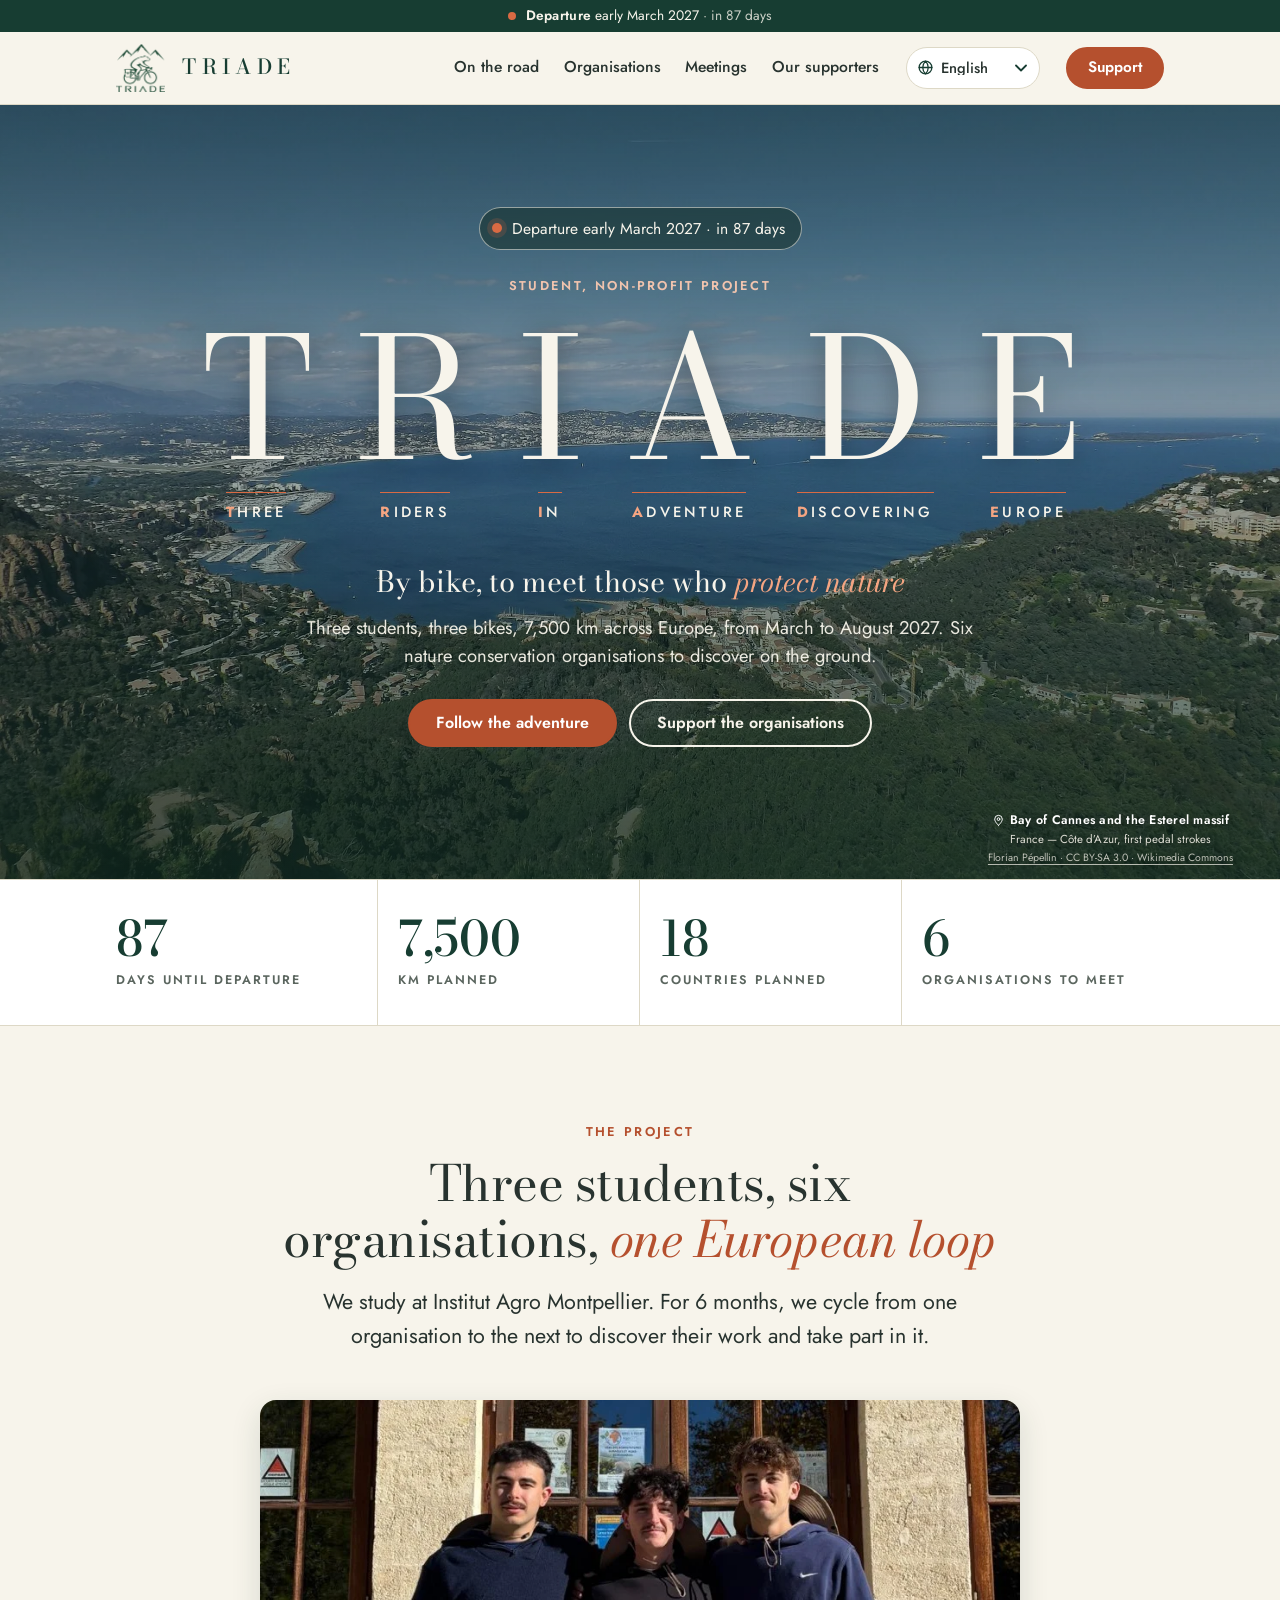
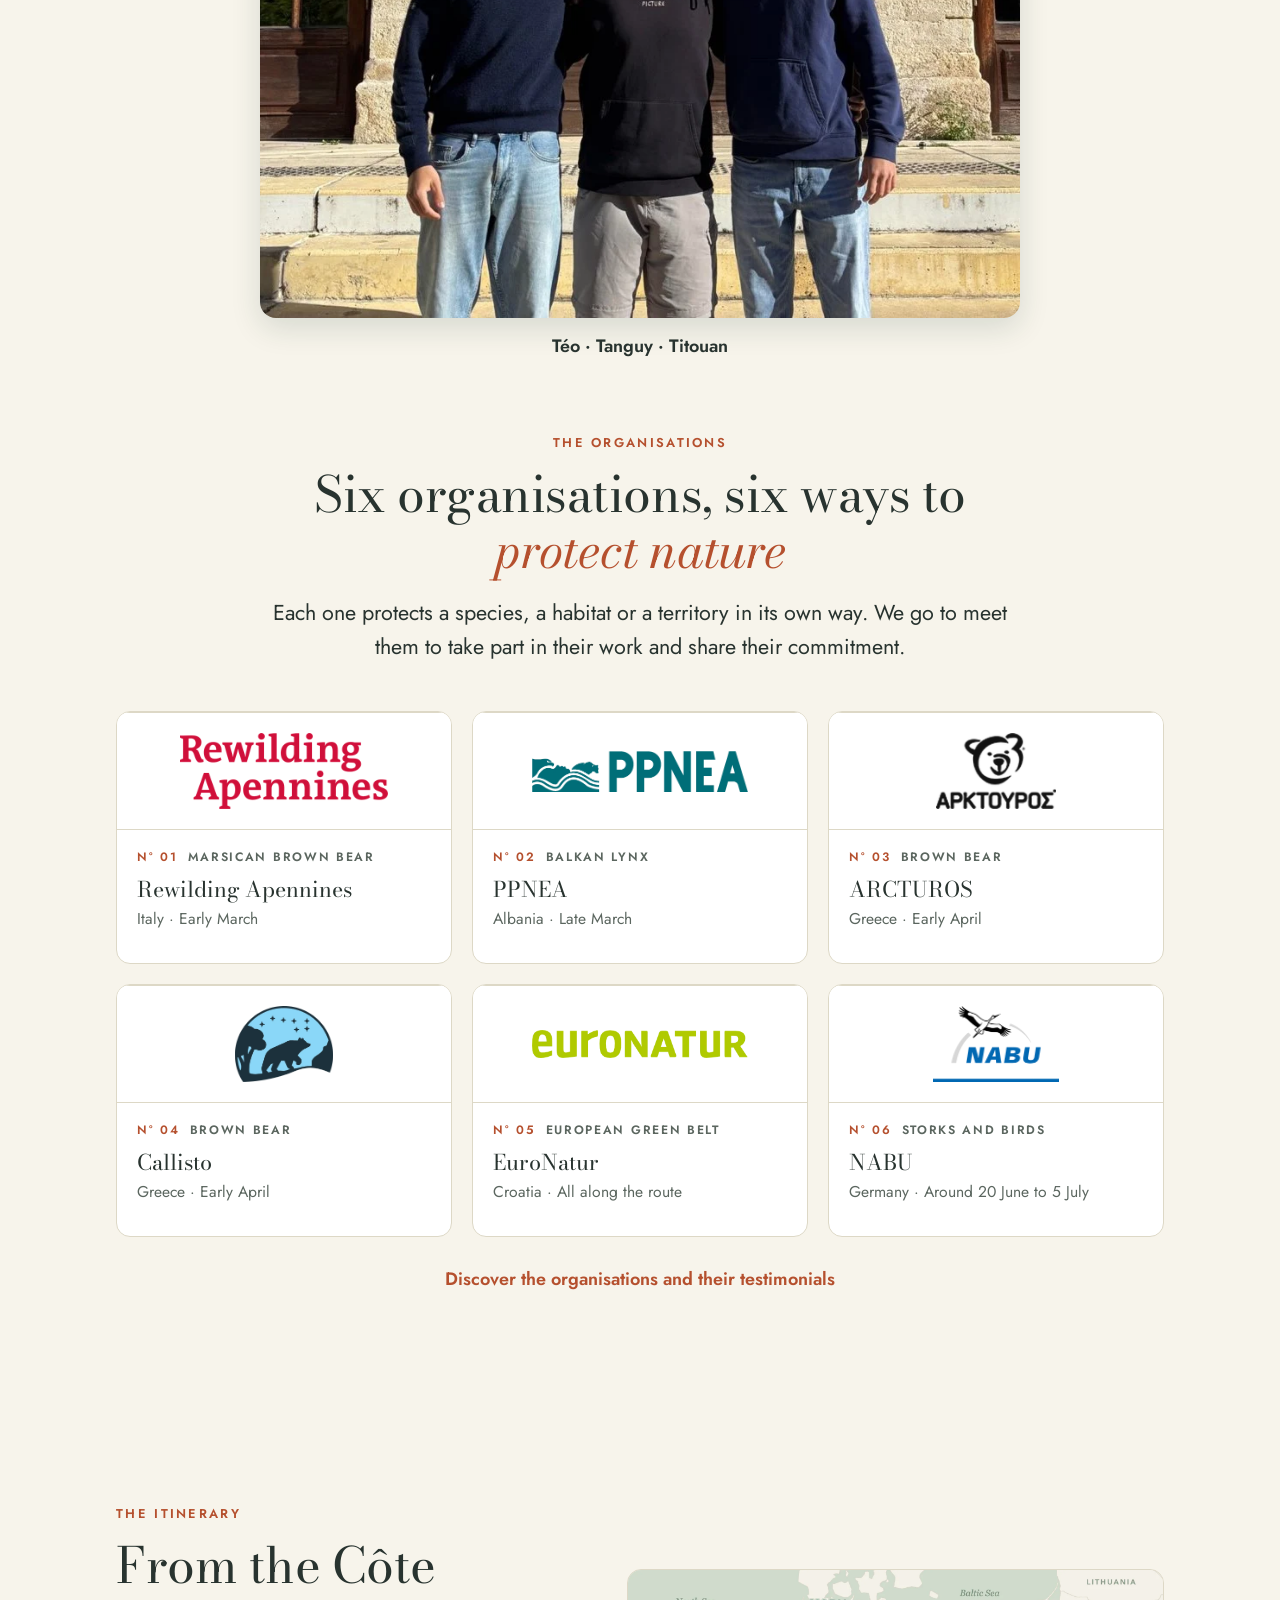
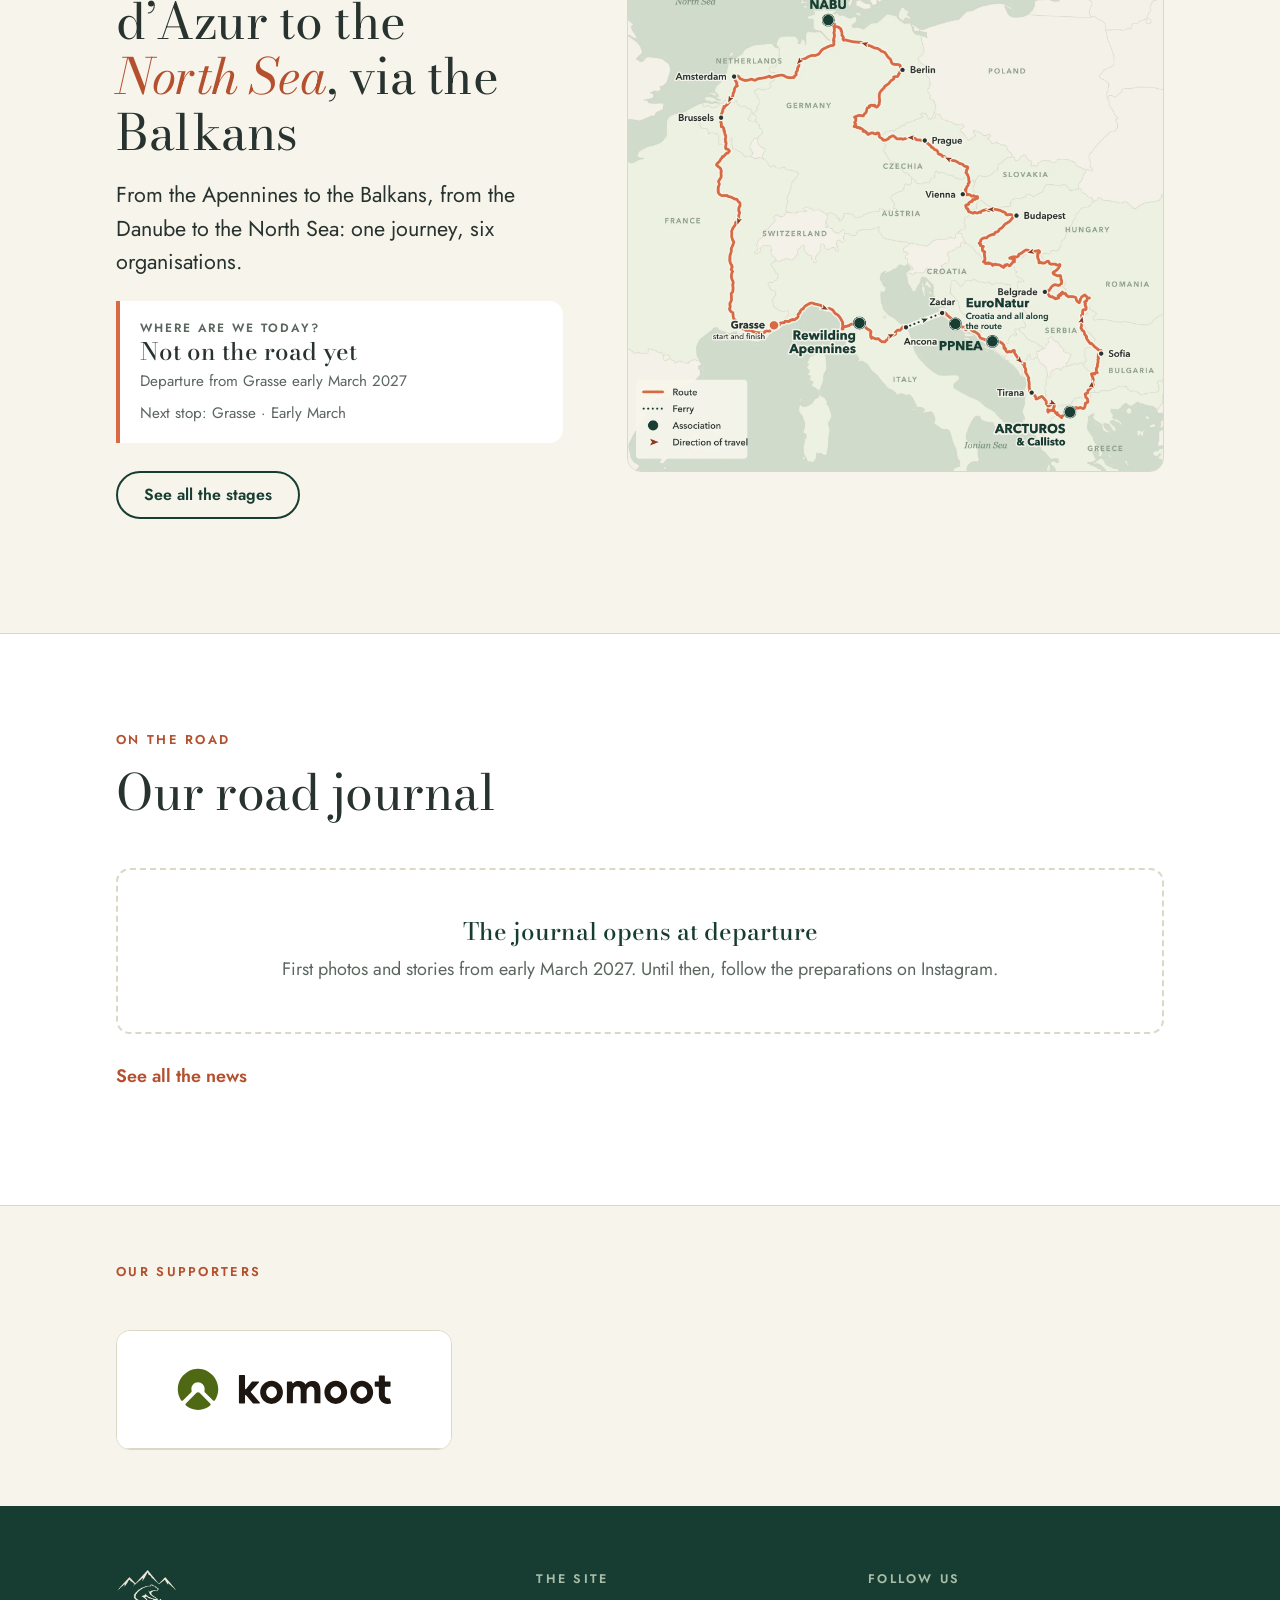
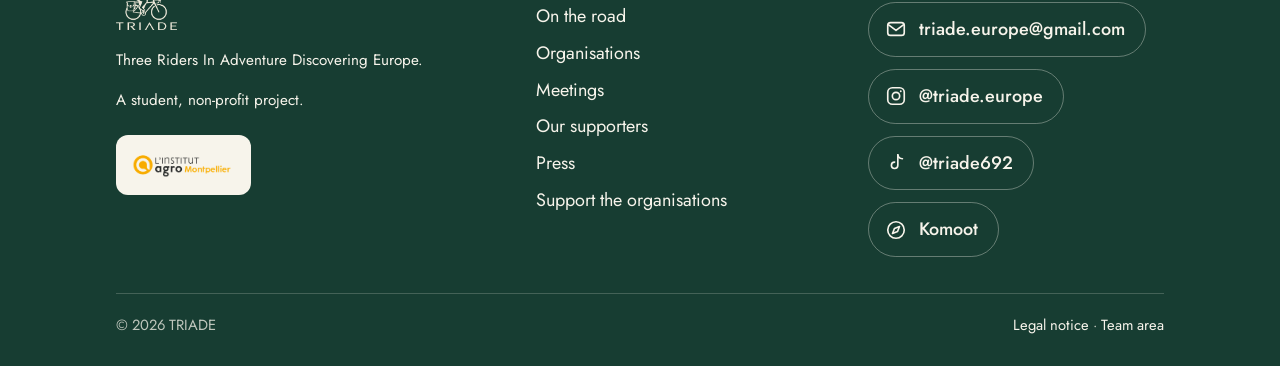
<file: index.html>
<!doctype html>
<html lang="fr">
<head>
<meta charset="utf-8">
<meta name="viewport" content="width=device-width, initial-scale=1">
<title>TRIADE — À vélo, à la rencontre de ceux qui protègent la nature</title>
<meta name="description" content="Trois étudiants traversent l’Europe à vélo, de mars à août 2027, à la rencontre d’associations de protection de la biodiversité. Suivez l’aventure.">
<meta name="theme-color" content="#F7F4EB">
<link rel="icon" href="assets/img/favicon.png">
<link rel="apple-touch-icon" href="assets/img/apple-touch-icon.png">
<meta property="og:type" content="website">
<meta property="og:site_name" content="TRIADE">
<meta property="og:title" content="TRIADE — À vélo, à la rencontre de ceux qui protègent la nature">
<meta property="og:description" content="Trois étudiants, trois vélos, six associations de protection de la nature à travers l’Europe. De mars à août 2027.">
<meta property="og:image" content="https://triade-europe.fr/assets/img/og-image.jpg">
<meta name="twitter:card" content="summary_large_image">
<link rel="preload" href="assets/fonts/bodoni-moda-latin-wght-normal.woff2" as="font" type="font/woff2" crossorigin>
<link rel="preload" href="assets/fonts/jost-latin-wght-normal.woff2" as="font" type="font/woff2" crossorigin>
<link rel="stylesheet" href="assets/css/style.css?v=20261106n">
<script src="assets/js/langues.js?v=20261106n" defer></script>
<script src="assets/js/site.js?v=20261106n" defer></script>
</head>
<body data-page="accueil">
<a class="skip" href="#contenu" data-i18n="skip">Aller au contenu</a>
<noscript><p class="annonce">Ce site a besoin de JavaScript pour afficher son contenu. En attendant, retrouvez-nous sur Instagram&nbsp;: @triade.europe · This site needs JavaScript to display its content. Meanwhile, find us on Instagram: @triade.europe</p></noscript>
<div id="site-header"></div>

<main id="contenu" tabindex="-1">
<!--STATIQUE:début--><noscript><h1>TRIADE — Three Riders In Adventure Discovering Europe</h1><h2>Une boucle européenne pour rencontrer ceux qui protègent la nature</h2><p>Nous étudions à l’Institut Agro Montpellier. Pendant 6 mois, nous pédalons d’une association à l’autre pour découvrir leurs actions et y prendre part.</p><p>3 étudiants, 6 associations, 7 500 km prévus, 18 pays prévus, de mars à août 2027 (départ début mars 2027).</p><h2>Les associations</h2><ul><li><strong>Rewilding Apennines</strong> — Ours brun marsicain (Italie, Début mars) <a href="https://rewilding-apennines.com">https://rewilding-apennines.com</a></li><li><strong>PPNEA</strong> — Lynx des Balkans (Albanie, Fin mars) <a href="https://ppnea.org">https://ppnea.org</a></li><li><strong>ARCTUROS &amp; Callisto</strong> — Ours brun (Grèce, Début avril) <a href="https://www.arcturos.gr">https://www.arcturos.gr</a></li><li><strong>EuroNatur</strong> — Ceinture verte européenne (Croatie, Tout le long du trajet) <a href="https://www.euronatur.org">https://www.euronatur.org</a></li><li><strong>NABU</strong> — Cigognes et oiseaux (Allemagne, Du 20 juin au 5 juillet environ) <a href="https://www.nabu.de">https://www.nabu.de</a></li></ul><h2>Ils nous soutiennent</h2><ul><li><strong>Komoot</strong> — Notre itinéraire est tracé sur Komoot. <a href="https://www.komoot.com">https://www.komoot.com</a></li></ul><h2>Contact</h2><ul><li>E-mail : <a href="mailto:triade.europe@gmail.com">triade.europe@gmail.com</a></li><li>Instagram : <a href="https://www.instagram.com/triade.europe">@triade.europe</a></li><li>TikTok : <a href="https://www.tiktok.com/@triade692">@triade692</a></li><li>Komoot : <a href="https://www.komoot.com/user/6295100499846">Itinéraire sur Komoot</a></li></ul><p>Autres pages : <a href="route.html">Sur la route</a>, <a href="associations.html">Associations</a>, <a href="soutiens.html">Ils nous soutiennent</a>, <a href="llms.txt">résumé en texte</a>.</p></noscript><!--STATIQUE:fin-->

  <!-- ACCUEIL : grand TRIADE sur le bandeau de paysages (content/bandeau.json) -->
  <section class="hero hero--bandeau bandeau" id="bandeau">
    <div class="wrap">
      <p class="chip" hidden><i></i><span id="compte-a-rebours"></span></p>
      <p class="eyebrow" data-i18n="hero_eyebrow">Projet étudiant et associatif</p>
      <p class="vh">TRIADE : Three Riders In Adventure Discovering Europe</p>
      <div class="triade-sigle" aria-hidden="true">
        <span><i>T</i><small><b>T</b>hree</small></span>
        <span><i>R</i><small><b>R</b>iders</small></span>
        <span><i>I</i><small><b>I</b>n</small></span>
        <span><i>A</i><small><b>A</b>dventure</small></span>
        <span><i>D</i><small><b>D</b>iscovering</small></span>
        <span><i>E</i><small><b>E</b>urope</small></span>
      </div>
      <h1 data-i18n="hero_h1">À vélo, à la rencontre de ceux qui <em>protègent la nature</em></h1>
      <p class="lede" data-i18n="hero_lede">Trois étudiants, trois vélos, <span data-bind="chiffres_km"></span> km à travers l’Europe, <span data-bind="periode_texte"></span>. Six associations de protection de la nature à découvrir sur le terrain.</p>
      <div class="row">
        <a class="btn" data-href="instagram" data-i18n="hero_btn1">Suivre l’aventure</a>
        <a class="btn btn--ghost" href="cagnotte.html" data-i18n="support_assos">Soutenir les associations</a>
      </div>
    </div>
  </section>

  <!-- CHIFFRES : remplis automatiquement (content/reglages.json) -->
  <section class="stripe" data-i18n-attr="aria-label:fig_aria" aria-label="Chiffres clés">
    <div class="wrap"><div class="figures" id="chiffres"></div></div>
  </section>

  <!-- LE PROJET puis LES ASSOCIATIONS : un seul bloc, sans rupture -->
  <section class="section section--projet">
    <div class="wrap">
      <div class="head head--centre">
        <p class="eyebrow" data-i18n="proj_eyebrow">Le projet</p>
        <h2 class="h2" data-i18n="proj_h2">Trois étudiants, six associations, <em>une boucle européenne</em></h2>
        <p class="lede" data-i18n="proj_lede">Nous étudions à l’Institut Agro Montpellier. Pendant 6 mois, nous pédalons d’une association à l’autre pour découvrir leurs actions et y prendre part.</p>
      </div>
      <figure class="trio"><img src="assets/img/equipe-trio.webp" width="880" height="600" alt="Les trois membres de l’équipe TRIADE, de gauche à droite : Téo, Tanguy, Titouan" loading="lazy" decoding="async"><figcaption>Téo · Tanguy · Titouan</figcaption></figure>
      <div class="head head--centre head--suite">
        <p class="eyebrow" data-i18n="assos_eyebrow">Les associations</p>
        <h2 class="h2" data-i18n="assos_h2">Six associations, six façons de <em>protéger la nature</em></h2>
        <p class="lede" data-i18n="assos_lede_home">Chacune protège à sa manière une espèce, un milieu ou un territoire. Nous allons à leur rencontre pour participer à leurs actions et faire connaître leur engagement.</p>
      </div>
      <div class="grid grid--3" id="assos-apercu"></div>
      <p class="more"><a class="link-arrow" href="associations.html" data-i18n="assos_more">Découvrir les associations et leurs témoignages</a></p>
    </div>
  </section>

  <!-- L'ITINÉRAIRE -->
  <section class="section">
    <div class="wrap split">
      <div>
        <p class="eyebrow" data-i18n="itin_eyebrow">L’itinéraire</p>
        <h2 class="h2" data-i18n="itin_h2">De la Côte d’Azur à la <em>mer du Nord</em>, par les Balkans</h2>
        <p class="lede" style="margin-top:18px" data-i18n="itin_lede">Des Apennins aux Balkans, du Danube à la mer du Nord&nbsp;: un seul trajet, six associations.</p>
        <div class="next" id="position"></div>
        <p class="more"><a class="btn btn--ghost" href="route.html#etapes" data-i18n="itin_btn">Voir toutes les étapes</a></p>
      </div>
      <div class="map"><img src="assets/img/carte-itineraire.webp" data-i18n-attr="alt:map_alt;src:map_src" alt="Carte de l’itinéraire : Grasse, Italie, Albanie, Grèce, Bulgarie, Serbie, Hongrie, Autriche, Tchéquie, Allemagne, Pays-Bas, Belgique, retour à Grasse" width="1800" height="1688" loading="lazy"></div>
    </div>
  </section>

  <!-- DERNIÈRES NOUVELLES -->
  <section class="section section--white">
    <div class="wrap">
      <div class="head">
        <p class="eyebrow" data-i18n="nav_route">Sur la route</p>
        <h2 class="h2" data-i18n="news_h2">Notre carnet de route</h2>
      </div>
      <div id="actus"></div>
      <p class="more"><a class="link-arrow" href="route.html#photos" data-i18n="news_more">Voir toutes les nouvelles</a></p>
    </div>
  </section>

  <!-- ILS NOUS SOUTIENNENT : masqué tant que la liste est vide (content/soutiens.json) -->
  <section class="section section--tight" id="soutiens" hidden>
    <div class="wrap">
      <div class="head"><p class="eyebrow" data-i18n="nav_supporters">Ils nous soutiennent</p></div>
      <div class="grid grid--3" id="soutiens-liste"></div>
    </div>
  </section>

</main>

<div id="site-footer"></div>
</body>
</html>
</file>
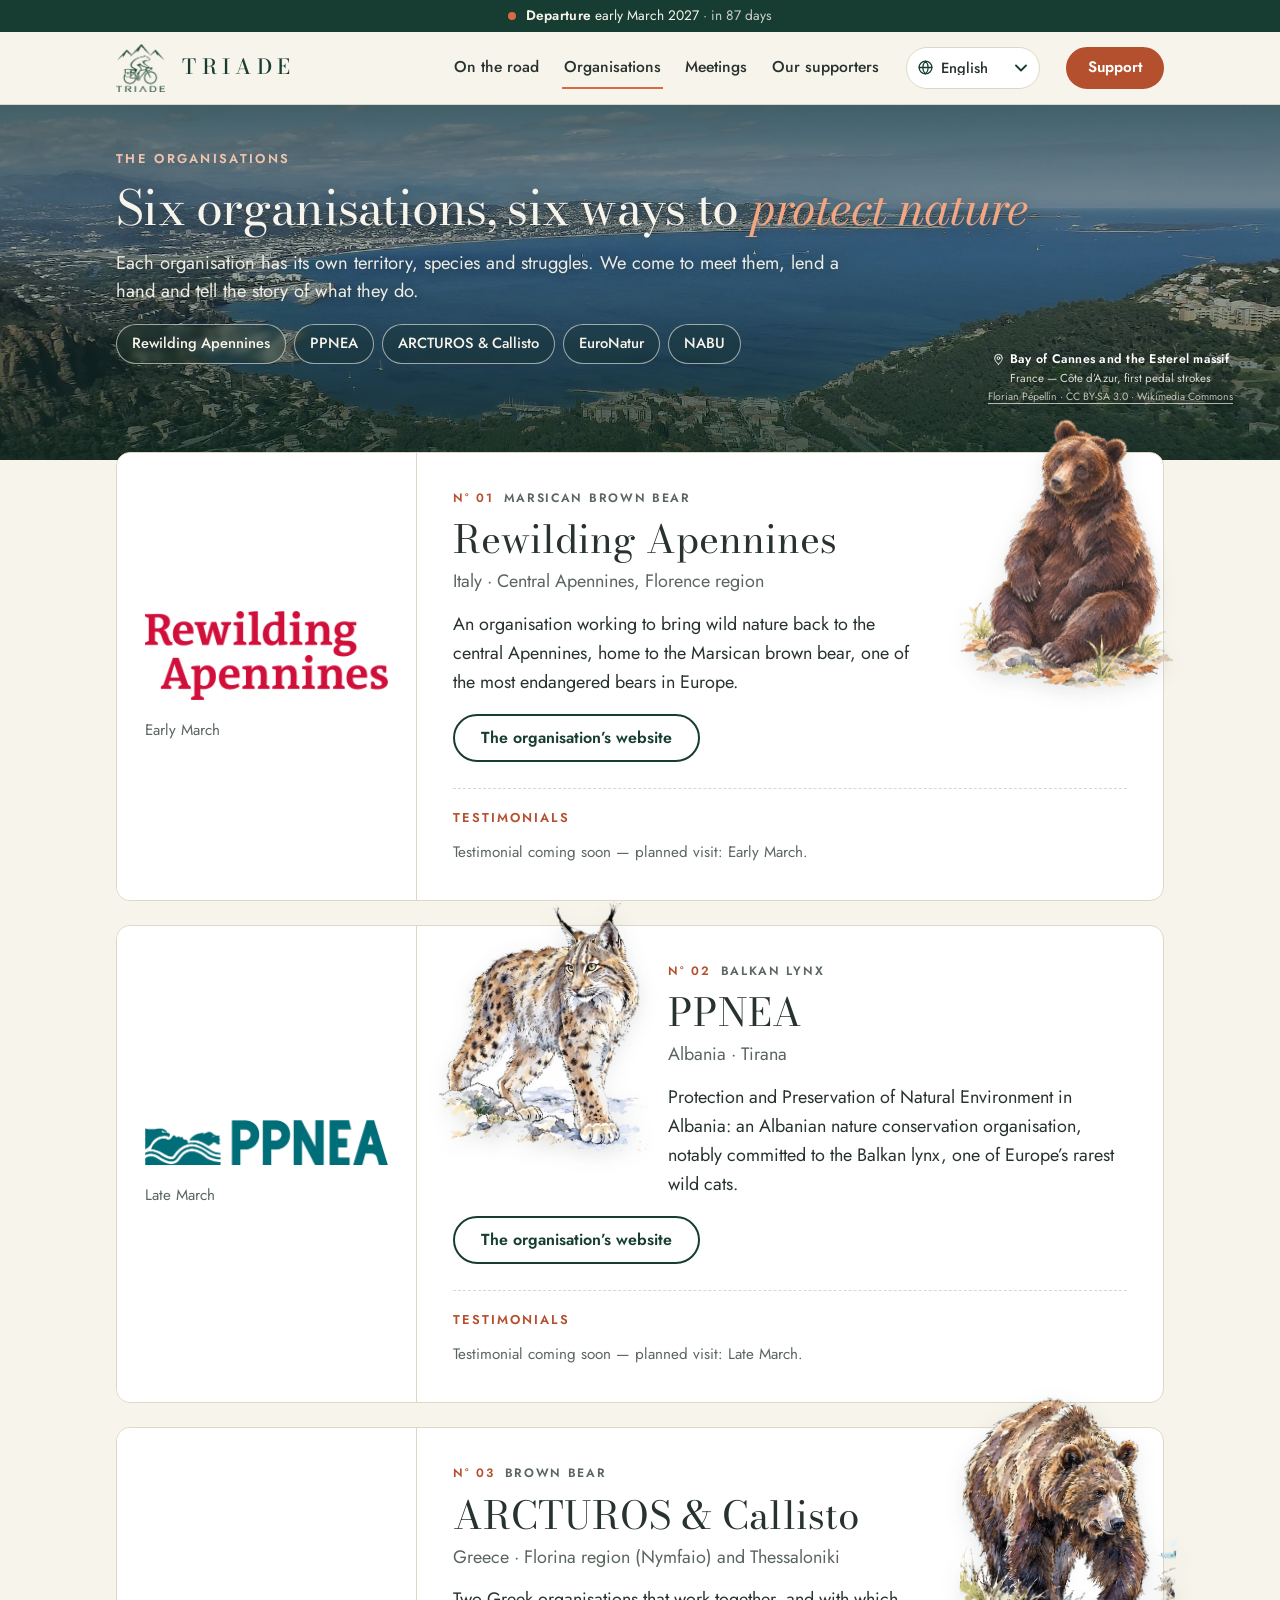
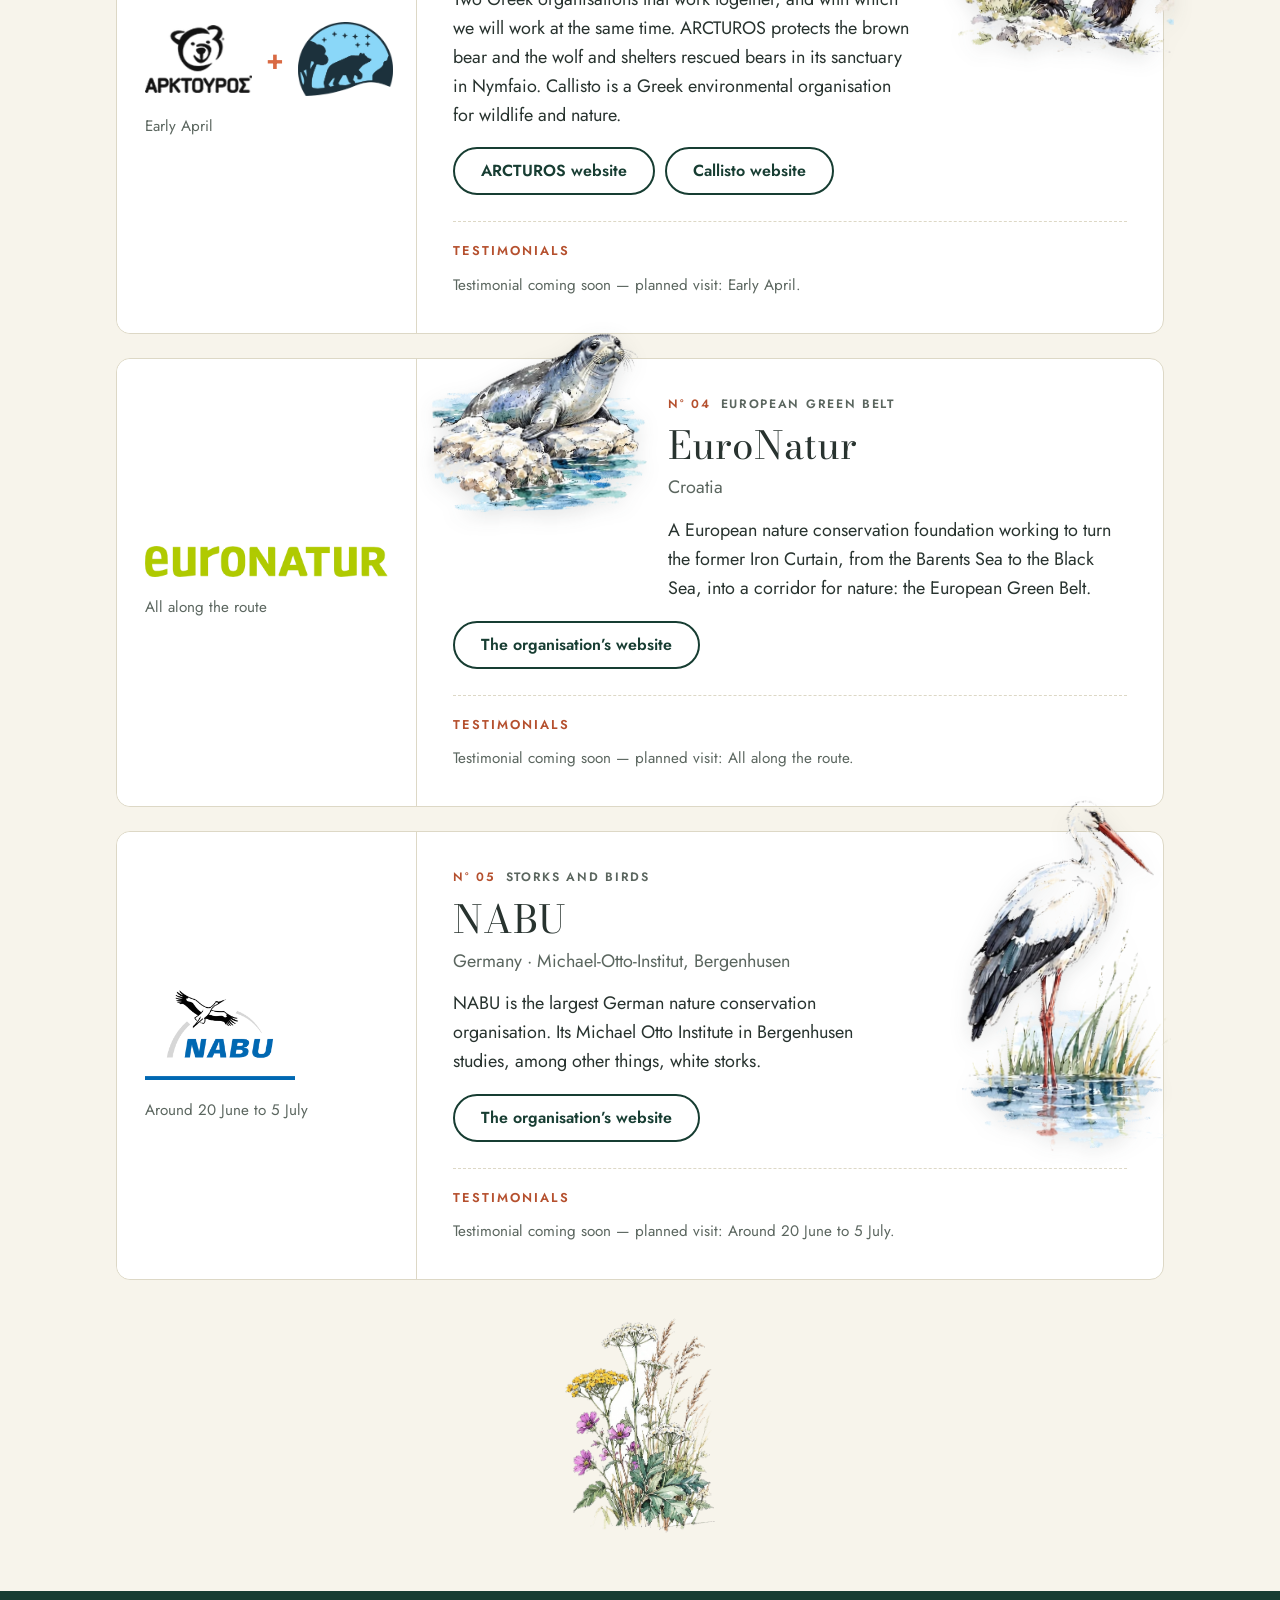
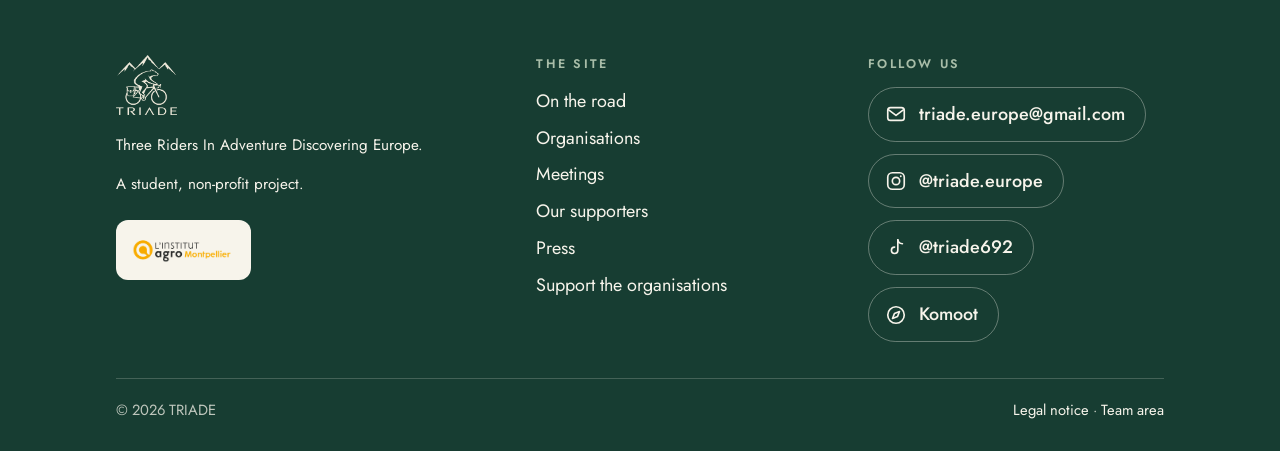
<file: associations.html>
<!doctype html>
<html lang="fr">
<head>
<meta charset="utf-8">
<meta name="viewport" content="width=device-width, initial-scale=1">
<title>Les associations — TRIADE</title>
<meta name="description" content="Rewilding Apennines, PPNEA, ARCTUROS &amp; Callisto, EuroNatur, NABU : les six associations de protection de la nature que TRIADE rencontre à vélo, avec leurs témoignages.">
<meta name="theme-color" content="#F7F4EB">
<link rel="icon" href="assets/img/favicon.png">
<link rel="apple-touch-icon" href="assets/img/apple-touch-icon.png">
<meta property="og:type" content="website">
<meta property="og:site_name" content="TRIADE">
<meta property="og:title" content="Les associations — TRIADE">
<meta property="og:description" content="Six associations pour protéger le vivant, et leurs témoignages.">
<meta property="og:image" content="https://triade-europe.fr/assets/img/og-image.jpg">
<meta name="twitter:card" content="summary_large_image">
<link rel="preload" href="assets/fonts/bodoni-moda-latin-wght-normal.woff2" as="font" type="font/woff2" crossorigin>
<link rel="preload" href="assets/fonts/jost-latin-wght-normal.woff2" as="font" type="font/woff2" crossorigin>
<link rel="stylesheet" href="assets/css/style.css?v=20261106n">
<script src="assets/js/langues.js?v=20261106n" defer></script>
<script src="assets/js/site.js?v=20261106n" defer></script>
</head>
<body data-page="associations">
<a class="skip" href="#contenu" data-i18n="skip">Aller au contenu</a>
<noscript><p class="annonce">Ce site a besoin de JavaScript pour afficher son contenu. En attendant, retrouvez-nous sur Instagram&nbsp;: @triade.europe · This site needs JavaScript to display its content. Meanwhile, find us on Instagram: @triade.europe</p></noscript>
<div id="site-header"></div>

<main id="contenu" tabindex="-1" class="page-dessins">
<!--STATIQUE:début--><noscript><h1>Les associations rencontrées</h1><ul><li><strong>Rewilding Apennines</strong> — Ours brun marsicain (Italie, Début mars) : Une association qui œuvre au retour d’une nature sauvage dans les Apennins centraux, où vit l’ours brun marsicain, l’un des ours les plus menacés d’Europe. <a href="https://rewilding-apennines.com">https://rewilding-apennines.com</a></li><li><strong>PPNEA</strong> — Lynx des Balkans (Albanie, Fin mars) : Protection and Preservation of Natural Environment in Albania : une association albanaise de protection de la nature, engagée notamment pour le lynx des Balkans, un des félins les plus rares d’Europe. <a href="https://ppnea.org">https://ppnea.org</a></li><li><strong>ARCTUROS &amp; Callisto</strong> — Ours brun (Grèce, Début avril) : Deux associations grecques qui travaillent ensemble, et avec lesquelles nous travaillerons en même temps. ARCTUROS protège l’ours brun et le loup et accueille des ours secourus dans son refuge de Nymfaio. Callisto est une organisation environnementale grecque pour la faune sauvage et la nature. <a href="https://www.arcturos.gr">https://www.arcturos.gr</a></li><li><strong>EuroNatur</strong> — Ceinture verte européenne (Croatie, Tout le long du trajet) : Une fondation européenne de protection de la nature, qui travaille à faire de l’ancien rideau de fer, de la mer de Barents à la mer Noire, un corridor de nature : la Ceinture verte européenne. <a href="https://www.euronatur.org">https://www.euronatur.org</a></li><li><strong>NABU</strong> — Cigognes et oiseaux (Allemagne, Du 20 juin au 5 juillet environ) : Le NABU est la plus grande association allemande de protection de la nature. Son Michael-Otto-Institut, à Bergenhusen, étudie notamment les cigognes blanches. <a href="https://www.nabu.de">https://www.nabu.de</a></li></ul></noscript><!--STATIQUE:fin-->
  <!-- Bandeau de paysages du trajet (content/bandeau.json) ; les fiches commencent dès le bas du bandeau -->
  <section class="bandeau bandeau--page" id="bandeau">
    <div class="wrap">
      <p class="eyebrow" data-i18n="assos_eyebrow">Les associations</p>
      <h1 class="h1" data-i18n="assos_h2">Six associations pour <em>protéger le vivant</em></h1>
      <p class="lede" data-i18n="assoc_lede">Chaque association a son terrain, son espèce, ses combats. Nous venons les rencontrer, donner un coup de main et raconter ce qu’elles font.</p>
      <nav class="acces" id="acces" aria-label="Aller à une association" data-i18n-attr="aria-label:assoc_nav"></nav>
    </div>
  </section>


  <section class="section section--tight remonte">
    <div class="wrap">
      <div id="liste"></div>
      <img class="illu plantes-bas" src="assets/illustrations/vegetation.webp" alt="" width="377" height="536" loading="lazy">
    </div>
  </section>
</main>

<div id="site-footer"></div>
</body>
</html>
</file>
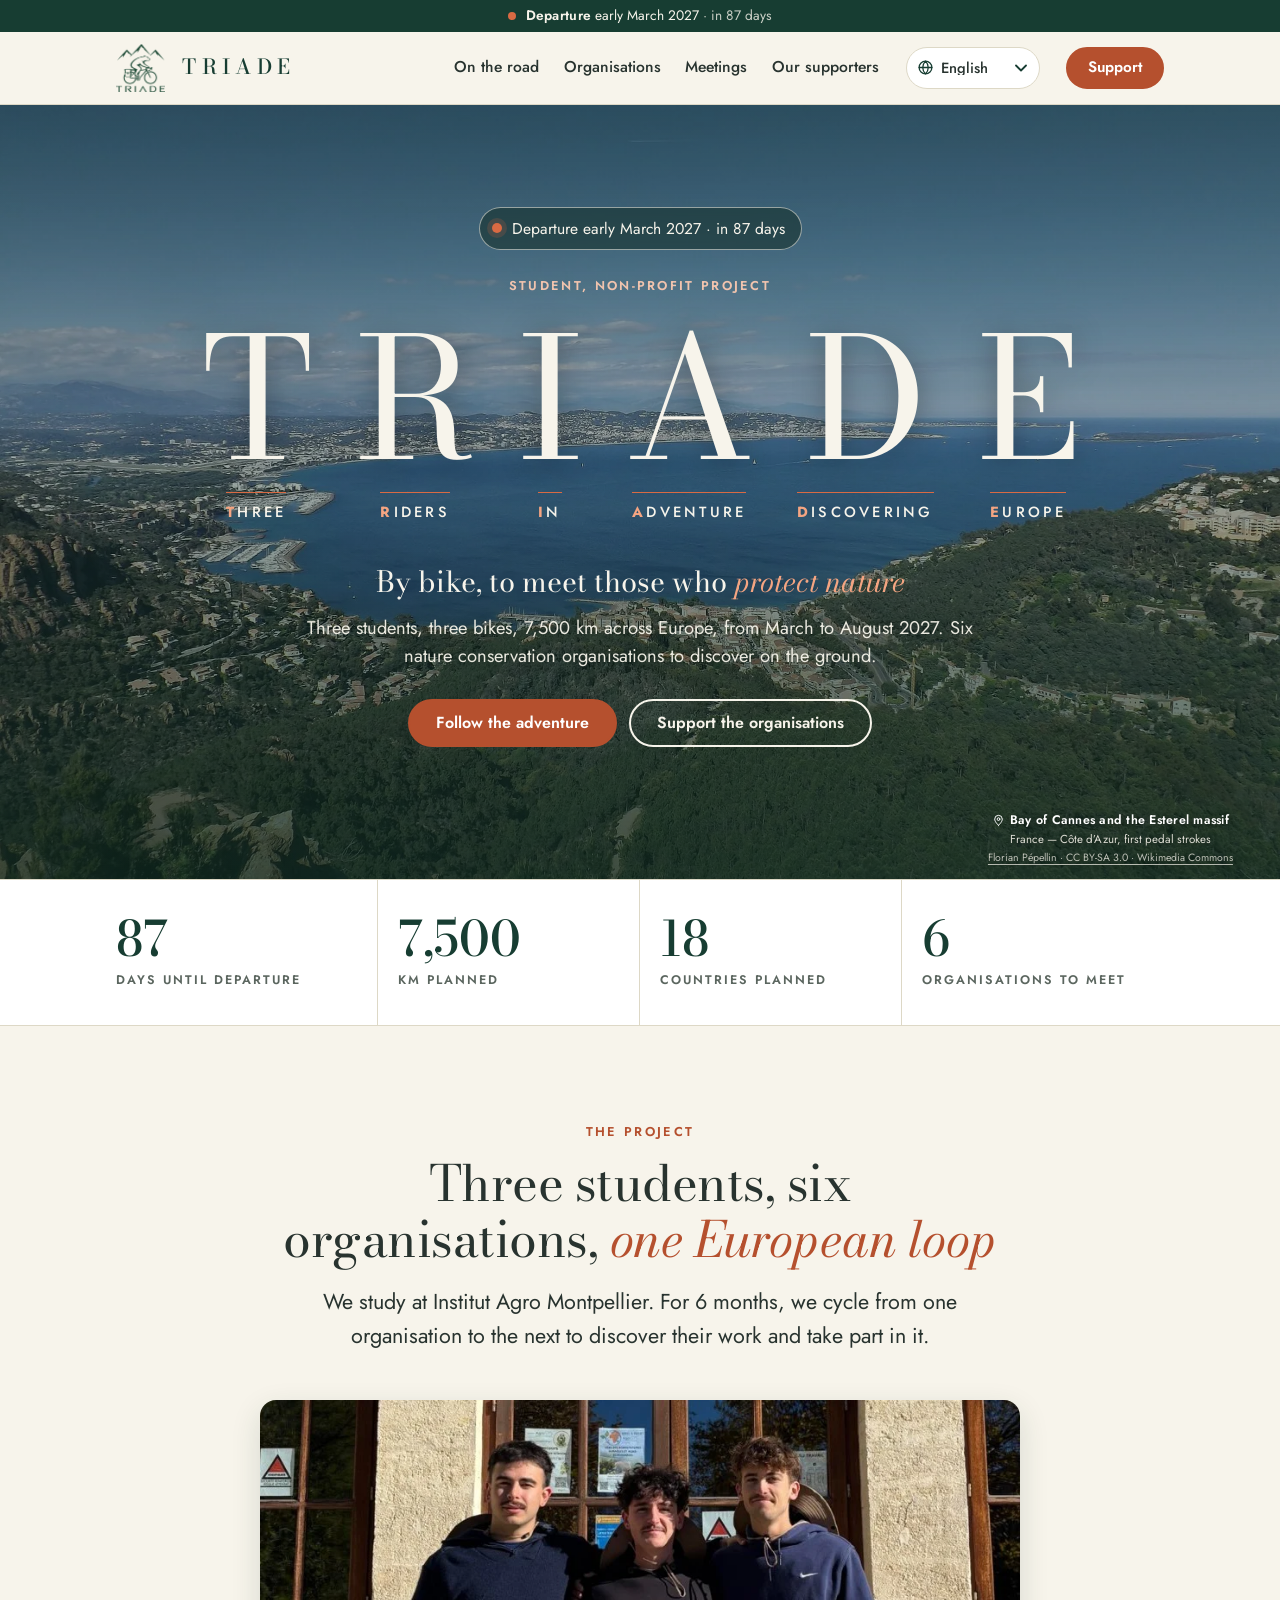
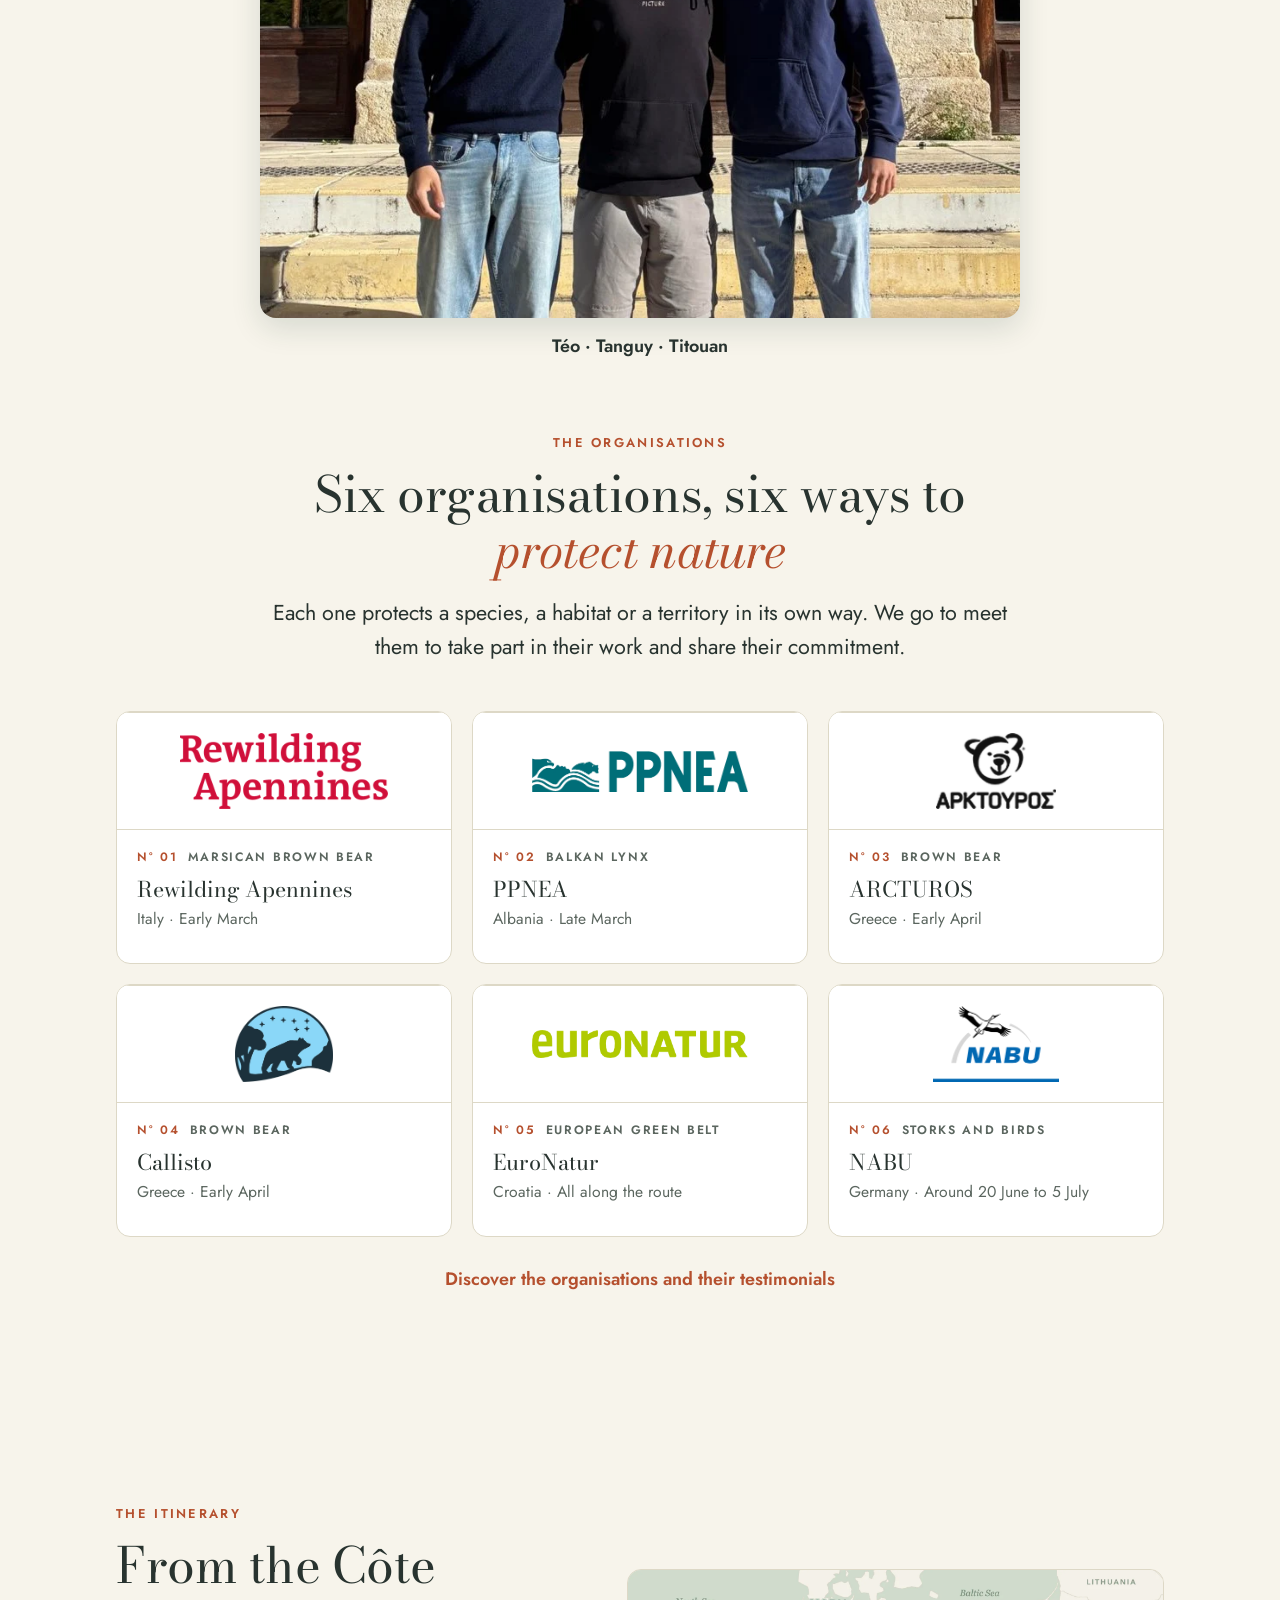
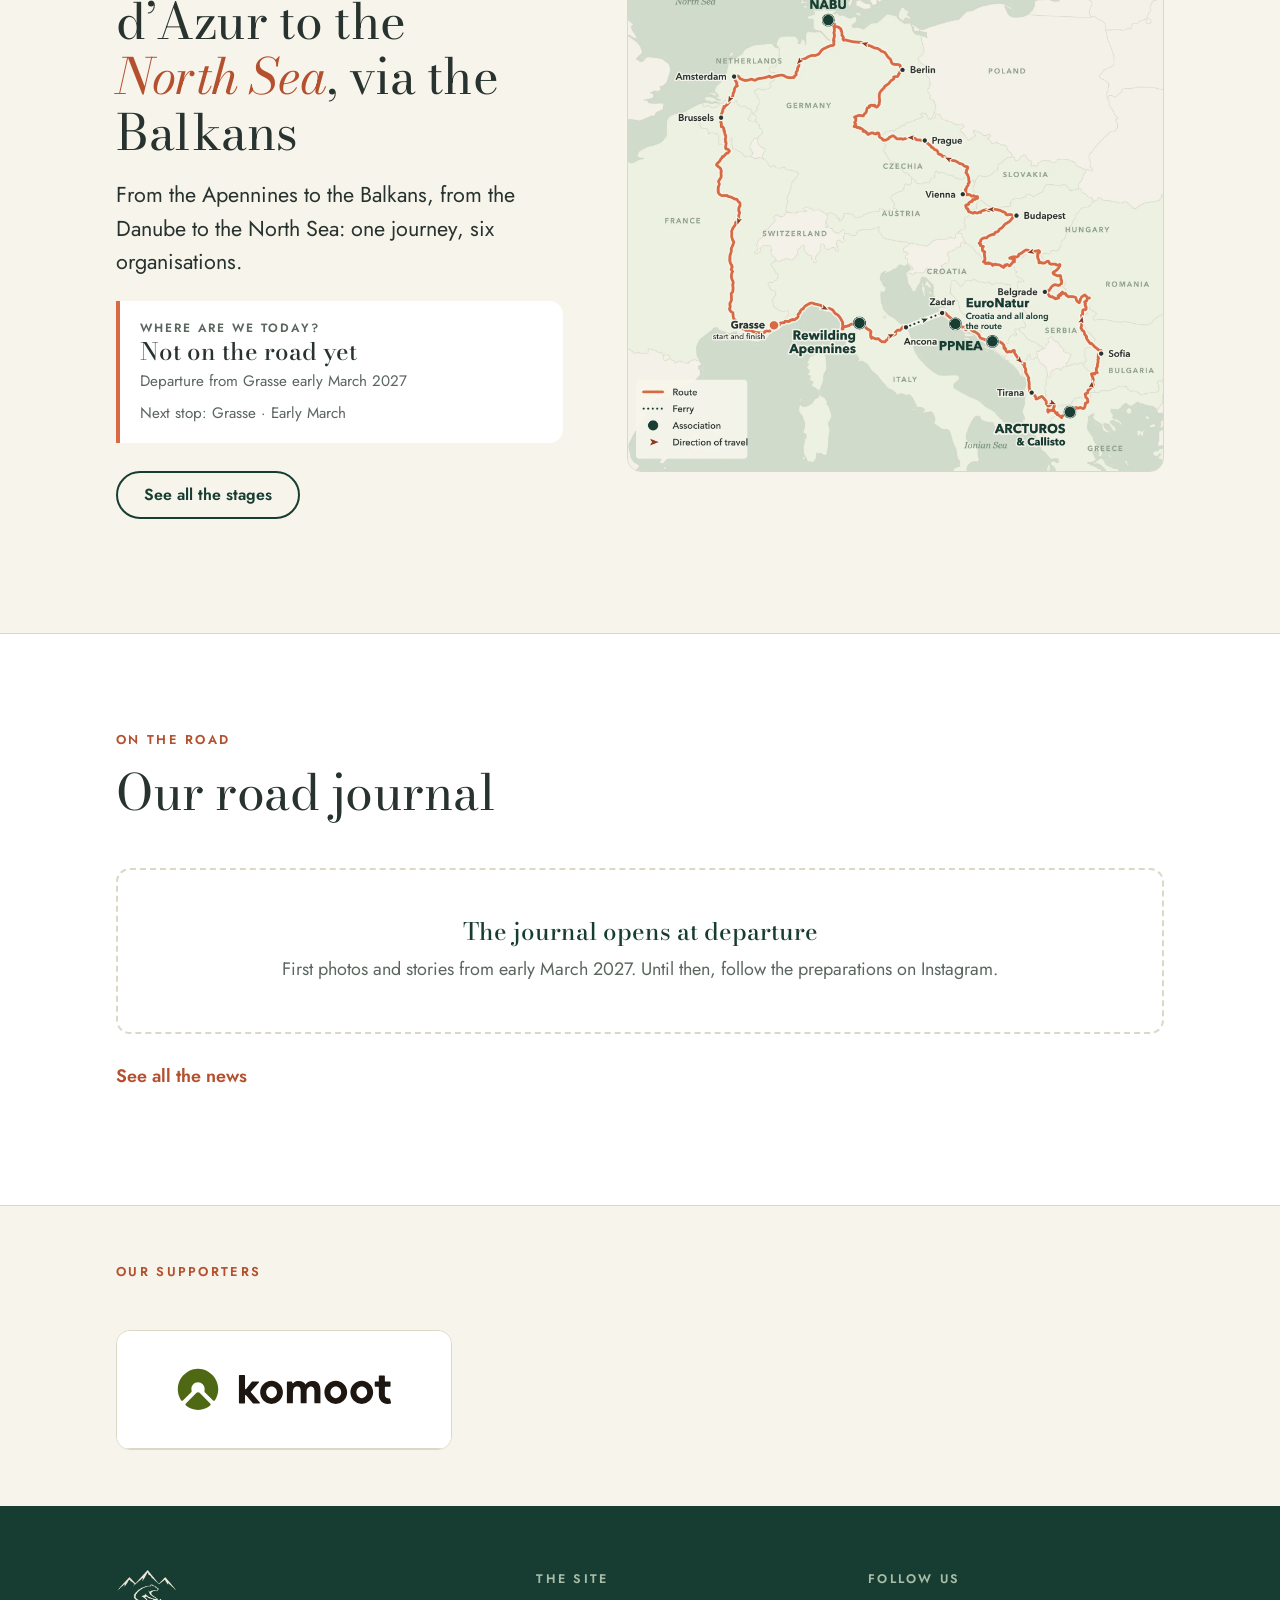
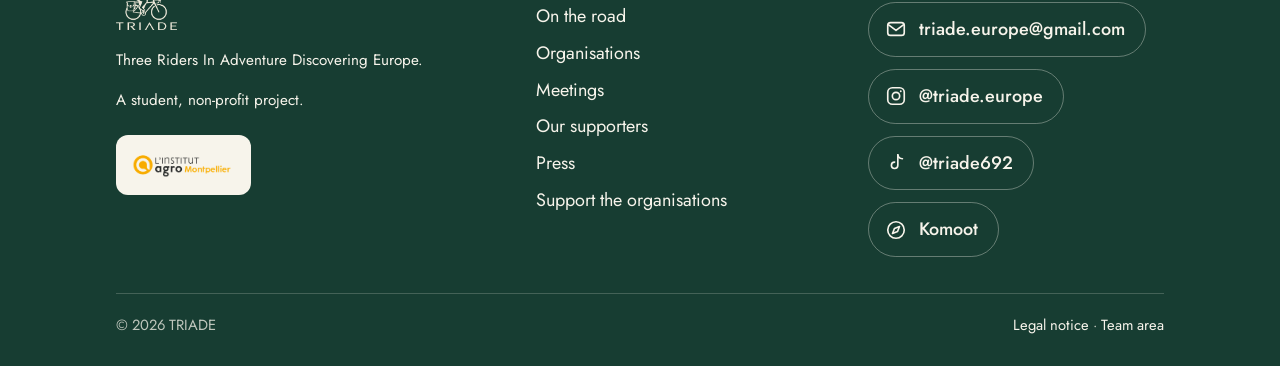
<file: aventure.html>
<!doctype html>
<html lang="fr">
<head>
<meta charset="utf-8">
<meta name="viewport" content="width=device-width, initial-scale=1">
<title>TRIADE</title>
<meta http-equiv="refresh" content="0; url=index.html">
<link rel="canonical" href="index.html">
<script>location.replace('index.html' + (location.hash && 'index.html'.indexOf('#') < 0 ? location.hash : ''));</script>
</head>
<body><p><a href="index.html">TRIADE</a></p></body>
</html>
</file>
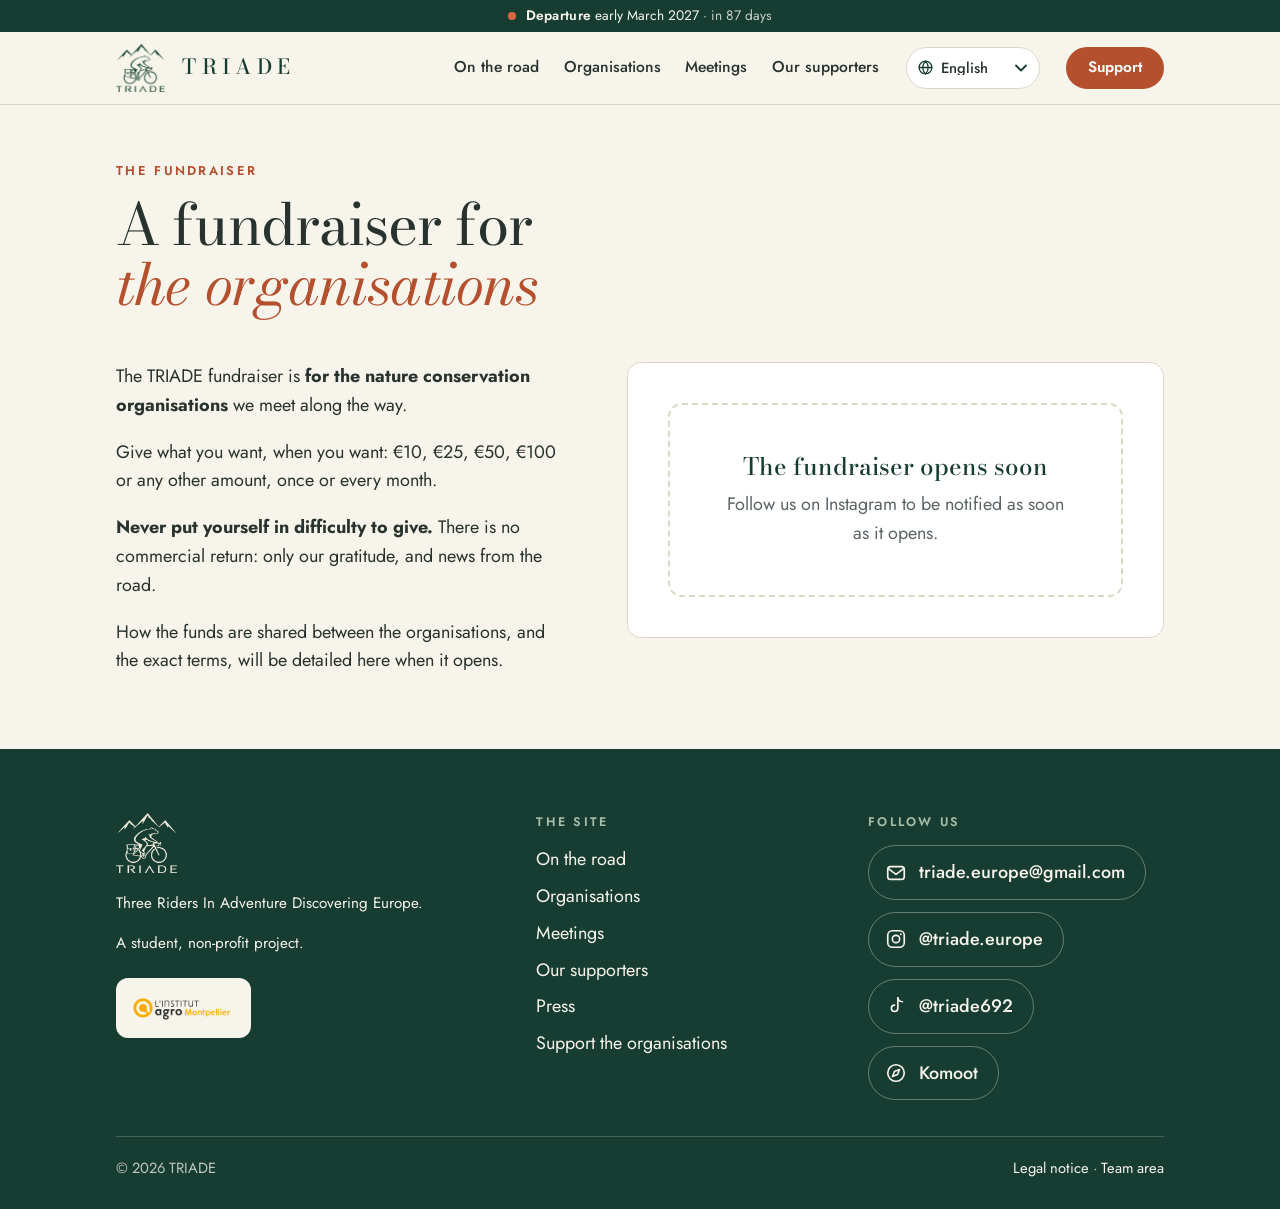
<file: cagnotte.html>
<!doctype html>
<html lang="fr">
<head>
<meta charset="utf-8">
<meta name="viewport" content="width=device-width, initial-scale=1">
<title>La cagnotte — TRIADE</title>
<meta name="description" content="Soutenez les associations de protection de la nature que TRIADE rencontre à vélo à travers l’Europe.">
<meta name="theme-color" content="#F7F4EB">
<link rel="icon" href="assets/img/favicon.png">
<link rel="apple-touch-icon" href="assets/img/apple-touch-icon.png">
<meta property="og:type" content="website">
<meta property="og:site_name" content="TRIADE">
<meta property="og:title" content="La cagnotte — TRIADE">
<meta property="og:description" content="Un coup de pouce à celles et ceux qui protègent le vivant.">
<meta property="og:image" content="https://triade-europe.fr/assets/img/og-image.jpg">
<meta name="twitter:card" content="summary_large_image">
<link rel="preload" href="assets/fonts/bodoni-moda-latin-wght-normal.woff2" as="font" type="font/woff2" crossorigin>
<link rel="preload" href="assets/fonts/jost-latin-wght-normal.woff2" as="font" type="font/woff2" crossorigin>
<link rel="stylesheet" href="assets/css/style.css?v=20261106n">
<script src="assets/js/langues.js?v=20261106n" defer></script>
<script src="assets/js/site.js?v=20261106n" defer></script>
</head>
<body data-page="cagnotte">
<a class="skip" href="#contenu" data-i18n="skip">Aller au contenu</a>
<noscript><p class="annonce">Ce site a besoin de JavaScript pour afficher son contenu. En attendant, retrouvez-nous sur Instagram&nbsp;: @triade.europe · This site needs JavaScript to display its content. Meanwhile, find us on Instagram: @triade.europe</p></noscript>
<div id="site-header"></div>

<main id="contenu" tabindex="-1">
  <section class="section section--tight">
    <div class="wrap">
      <div class="head">
        <p class="eyebrow" data-i18n="cag_eyebrow">La cagnotte</p>
        <h1 class="h1" style="font-size:clamp(2.2rem,5vw,3.6rem)" data-i18n="cag_h1">Une cagnotte pour <em>les associations</em></h1>
      </div>
      <div class="split" style="align-items:start">
        <div id="texte"></div>
        <div class="pot" id="don"></div>
      </div>
    </div>
  </section>

  <!-- Dons directs aux associations : visible seulement si au moins une association a un lien de don -->
  <section class="section section--white" id="direct" hidden>
    <div class="wrap"></div>
  </section>
</main>

<div id="site-footer"></div>
</body>
</html>
</file>
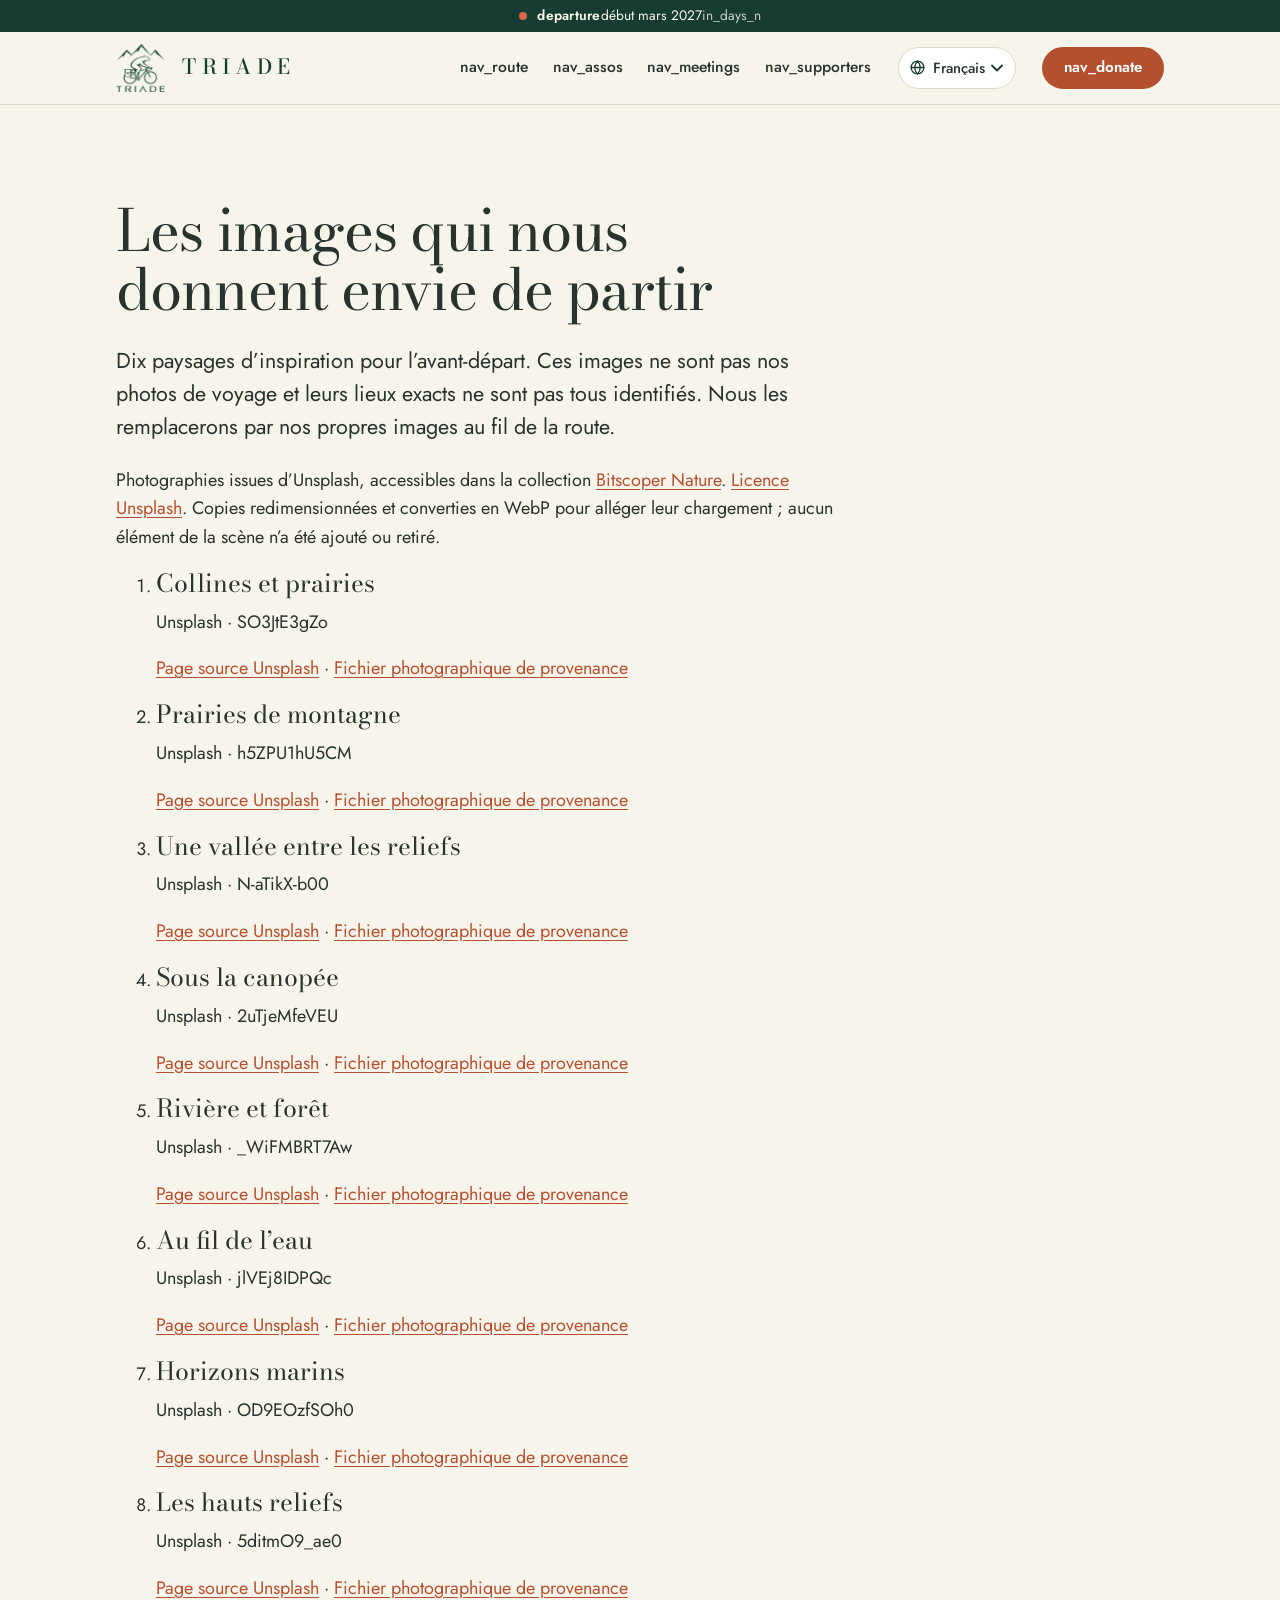
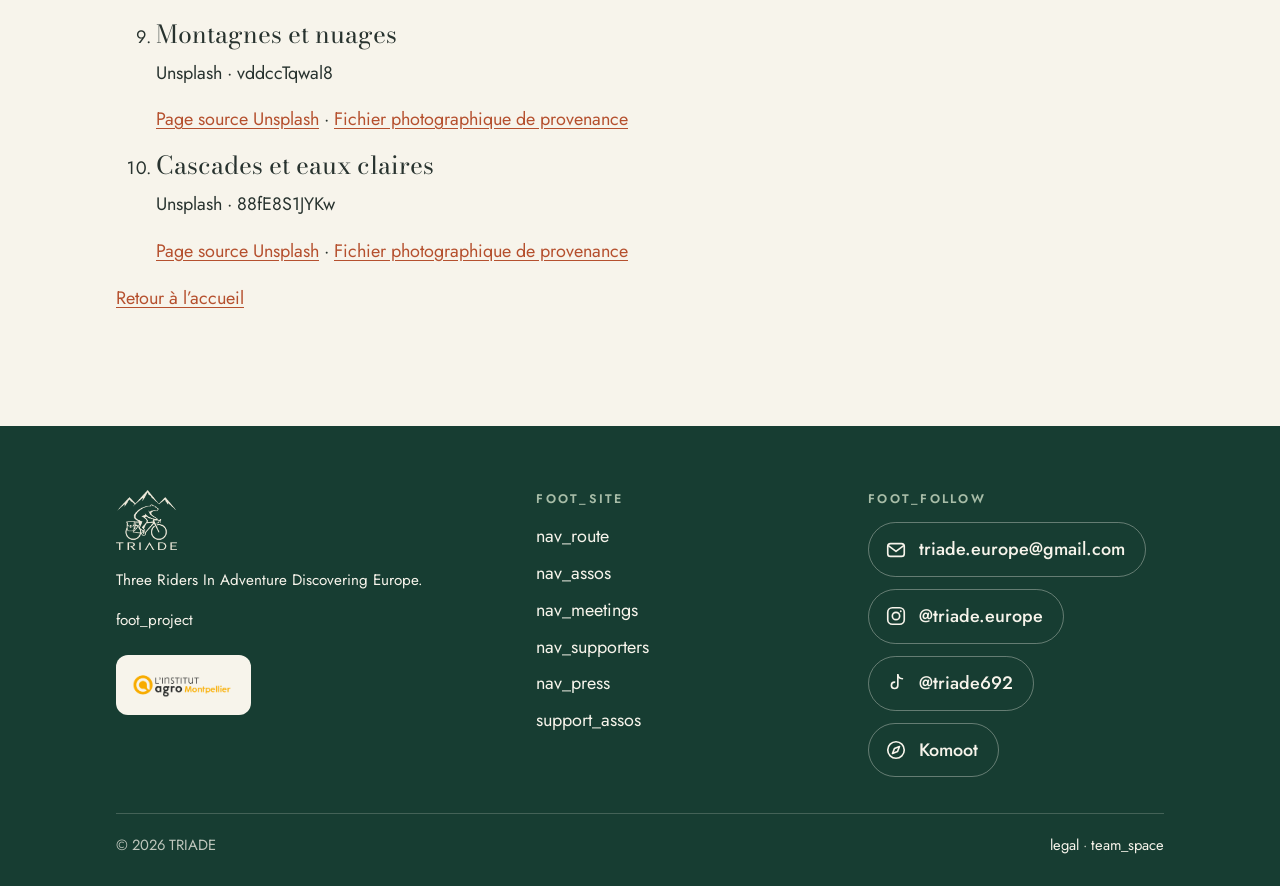
<file: credits-photos.html>
<!doctype html>
<html lang="fr">
<head>
<meta charset="utf-8">
<meta name="viewport" content="width=device-width, initial-scale=1">
<title>Crédits des paysages — TRIADE</title>
<meta name="robots" content="noindex">
<meta name="theme-color" content="#F7F4EB">
<link rel="icon" href="assets/img/favicon.png">
<link rel="apple-touch-icon" href="assets/img/apple-touch-icon.png">
<link rel="preload" href="assets/fonts/bodoni-moda-latin-wght-normal.woff2" as="font" type="font/woff2" crossorigin>
<link rel="preload" href="assets/fonts/jost-latin-wght-normal.woff2" as="font" type="font/woff2" crossorigin>
<link rel="stylesheet" href="assets/css/style.css?v=20261028f">
<script src="assets/js/site.js?v=20261028f" defer></script>
</head>
<body data-page="mentions">
<a class="skip" href="#contenu">Aller au contenu</a>
<div id="site-header"></div>

<main id="contenu" tabindex="-1"><section class="section"><div class="wrap"><div class="prose"><h1 class="h1" style="font-size:clamp(2.2rem,5vw,3.6rem)">Les images qui nous donnent envie de partir</h1><p class="lede" style="margin-top:24px">Dix paysages d’inspiration pour l’avant-départ. Ces images ne sont pas nos photos de voyage et leurs lieux exacts ne sont pas tous identifiés. Nous les remplacerons par nos propres images au fil de la route.</p><p>Photographies issues d’Unsplash, accessibles dans la collection <a href="https://github.com/bitscoper/Bitscoper_Nature" target="_blank" rel="noopener">Bitscoper Nature</a>. <a href="https://unsplash.com/license" target="_blank" rel="noopener">Licence Unsplash</a>. Copies redimensionnées et converties en WebP pour alléger leur chargement ; aucun élément de la scène n’a été ajouté ou retiré.</p><ol class="photo-credits"><li><h2 class="h3">Collines et prairies</h2><p>Unsplash · SO3JtE3gZo</p><p><a href="https://unsplash.com/photos/SO3JtE3gZo" target="_blank" rel="noopener">Page source Unsplash</a> · <a href="https://github.com/bitscoper/Bitscoper_Nature/blob/0b8d7a98234ecf3c7d9bb8206902f454a4841ae0/Photographs/Unsplash/SO3JtE3gZo.jpg" target="_blank" rel="noopener">Fichier photographique de provenance</a></p></li><li><h2 class="h3">Prairies de montagne</h2><p>Unsplash · h5ZPU1hU5CM</p><p><a href="https://unsplash.com/photos/h5ZPU1hU5CM" target="_blank" rel="noopener">Page source Unsplash</a> · <a href="https://github.com/bitscoper/Bitscoper_Nature/blob/0b8d7a98234ecf3c7d9bb8206902f454a4841ae0/Photographs/Unsplash/h5ZPU1hU5CM.jpg" target="_blank" rel="noopener">Fichier photographique de provenance</a></p></li><li><h2 class="h3">Une vallée entre les reliefs</h2><p>Unsplash · N-aTikX-b00</p><p><a href="https://unsplash.com/photos/N-aTikX-b00" target="_blank" rel="noopener">Page source Unsplash</a> · <a href="https://github.com/bitscoper/Bitscoper_Nature/blob/0b8d7a98234ecf3c7d9bb8206902f454a4841ae0/Photographs/Unsplash/N-aTikX-b00.jpg" target="_blank" rel="noopener">Fichier photographique de provenance</a></p></li><li><h2 class="h3">Sous la canopée</h2><p>Unsplash · 2uTjeMfeVEU</p><p><a href="https://unsplash.com/photos/2uTjeMfeVEU" target="_blank" rel="noopener">Page source Unsplash</a> · <a href="https://github.com/bitscoper/Bitscoper_Nature/blob/0b8d7a98234ecf3c7d9bb8206902f454a4841ae0/Photographs/Unsplash/2uTjeMfeVEU.jpg" target="_blank" rel="noopener">Fichier photographique de provenance</a></p></li><li><h2 class="h3">Rivière et forêt</h2><p>Unsplash · _WiFMBRT7Aw</p><p><a href="https://unsplash.com/photos/_WiFMBRT7Aw" target="_blank" rel="noopener">Page source Unsplash</a> · <a href="https://github.com/bitscoper/Bitscoper_Nature/blob/0b8d7a98234ecf3c7d9bb8206902f454a4841ae0/Photographs/Unsplash/_WiFMBRT7Aw.jpg" target="_blank" rel="noopener">Fichier photographique de provenance</a></p></li><li><h2 class="h3">Au fil de l’eau</h2><p>Unsplash · jlVEj8IDPQc</p><p><a href="https://unsplash.com/photos/jlVEj8IDPQc" target="_blank" rel="noopener">Page source Unsplash</a> · <a href="https://github.com/bitscoper/Bitscoper_Nature/blob/0b8d7a98234ecf3c7d9bb8206902f454a4841ae0/Photographs/Unsplash/jlVEj8IDPQc.jpg" target="_blank" rel="noopener">Fichier photographique de provenance</a></p></li><li><h2 class="h3">Horizons marins</h2><p>Unsplash · OD9EOzfSOh0</p><p><a href="https://unsplash.com/photos/OD9EOzfSOh0" target="_blank" rel="noopener">Page source Unsplash</a> · <a href="https://github.com/bitscoper/Bitscoper_Nature/blob/0b8d7a98234ecf3c7d9bb8206902f454a4841ae0/Photographs/Unsplash/OD9EOzfSOh0.jpg" target="_blank" rel="noopener">Fichier photographique de provenance</a></p></li><li><h2 class="h3">Les hauts reliefs</h2><p>Unsplash · 5ditmO9_ae0</p><p><a href="https://unsplash.com/photos/5ditmO9_ae0" target="_blank" rel="noopener">Page source Unsplash</a> · <a href="https://github.com/bitscoper/Bitscoper_Nature/blob/0b8d7a98234ecf3c7d9bb8206902f454a4841ae0/Photographs/Unsplash/5ditmO9_ae0.jpg" target="_blank" rel="noopener">Fichier photographique de provenance</a></p></li><li><h2 class="h3">Montagnes et nuages</h2><p>Unsplash · vddccTqwal8</p><p><a href="https://unsplash.com/photos/vddccTqwal8" target="_blank" rel="noopener">Page source Unsplash</a> · <a href="https://github.com/bitscoper/Bitscoper_Nature/blob/0b8d7a98234ecf3c7d9bb8206902f454a4841ae0/Photographs/Unsplash/vddccTqwal8.jpg" target="_blank" rel="noopener">Fichier photographique de provenance</a></p></li><li><h2 class="h3">Cascades et eaux claires</h2><p>Unsplash · 88fE8S1JYKw</p><p><a href="https://unsplash.com/photos/88fE8S1JYKw" target="_blank" rel="noopener">Page source Unsplash</a> · <a href="https://github.com/bitscoper/Bitscoper_Nature/blob/0b8d7a98234ecf3c7d9bb8206902f454a4841ae0/Photographs/Unsplash/88fE8S1JYKw.jpg" target="_blank" rel="noopener">Fichier photographique de provenance</a></p></li></ol><p><a href="index.html">Retour à l’accueil</a></p></div></div></section></main>

<div id="site-footer"></div>
</body>
</html>
</file>
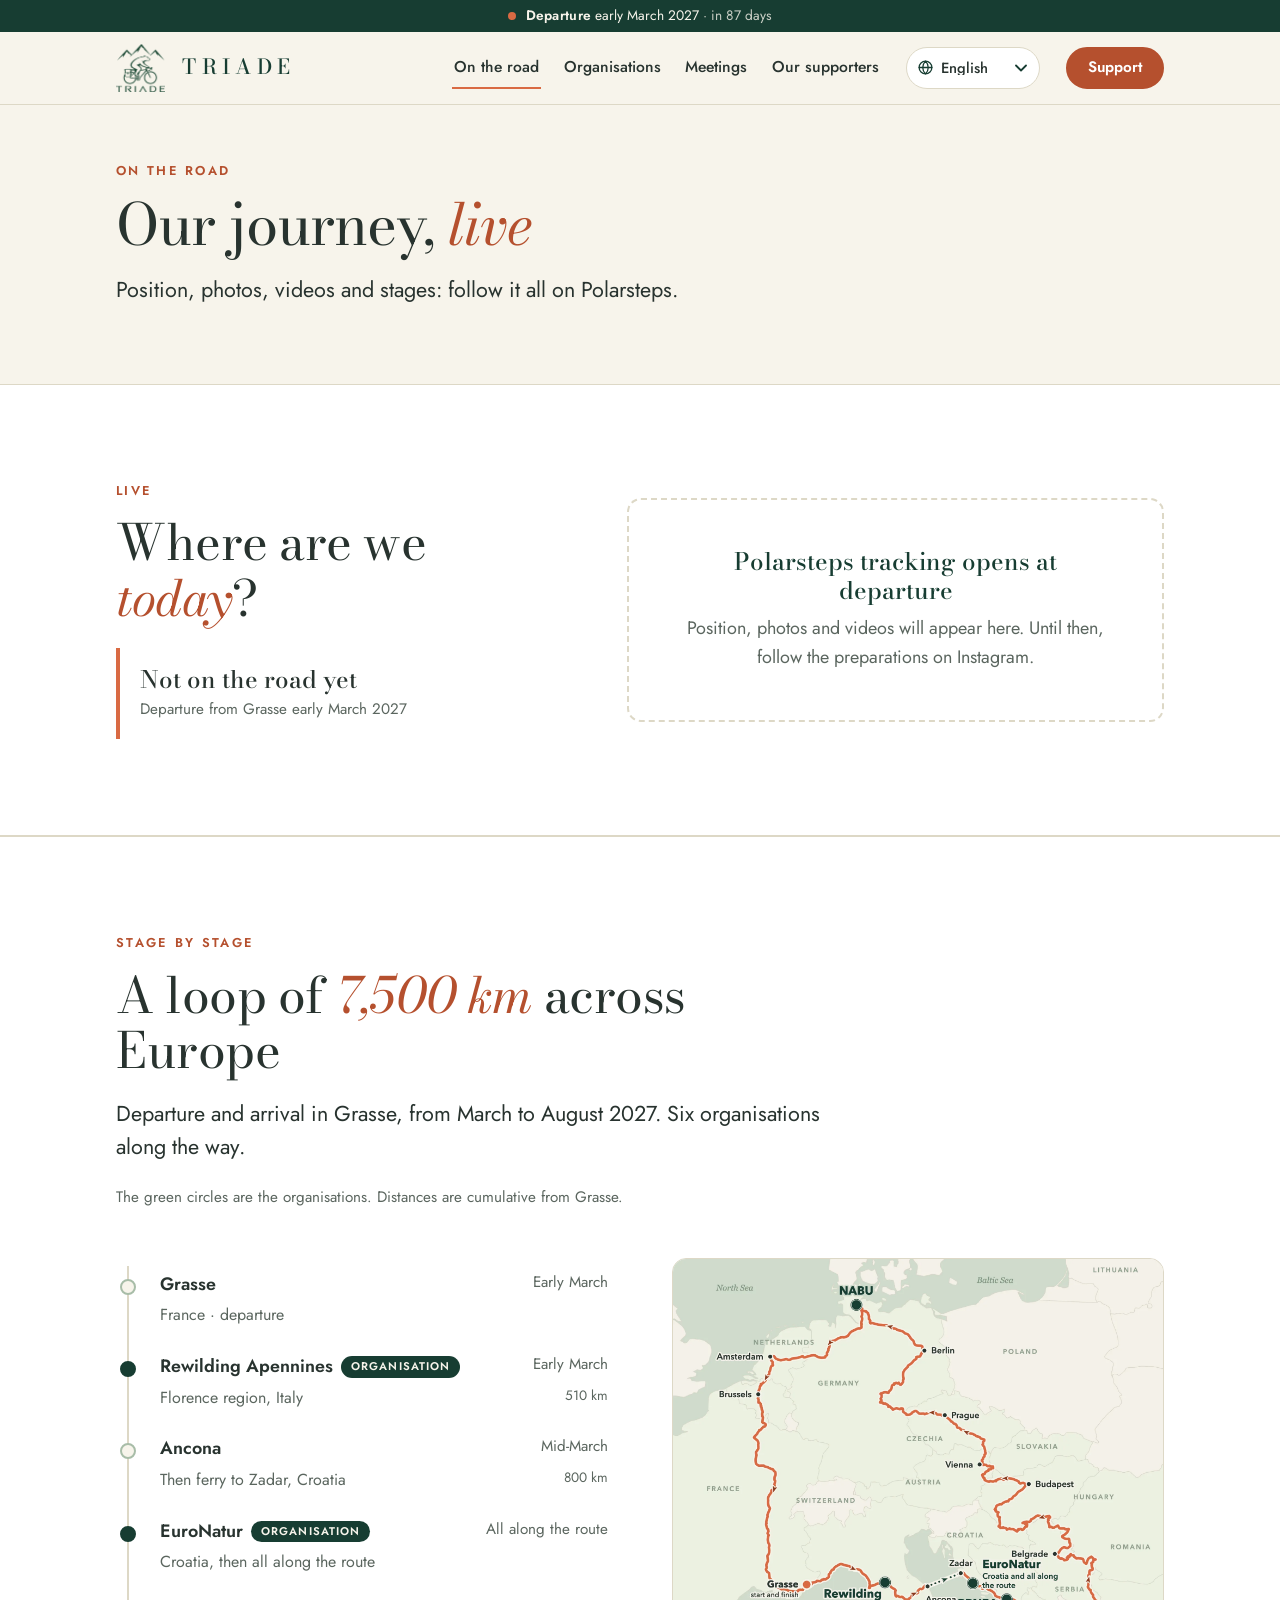
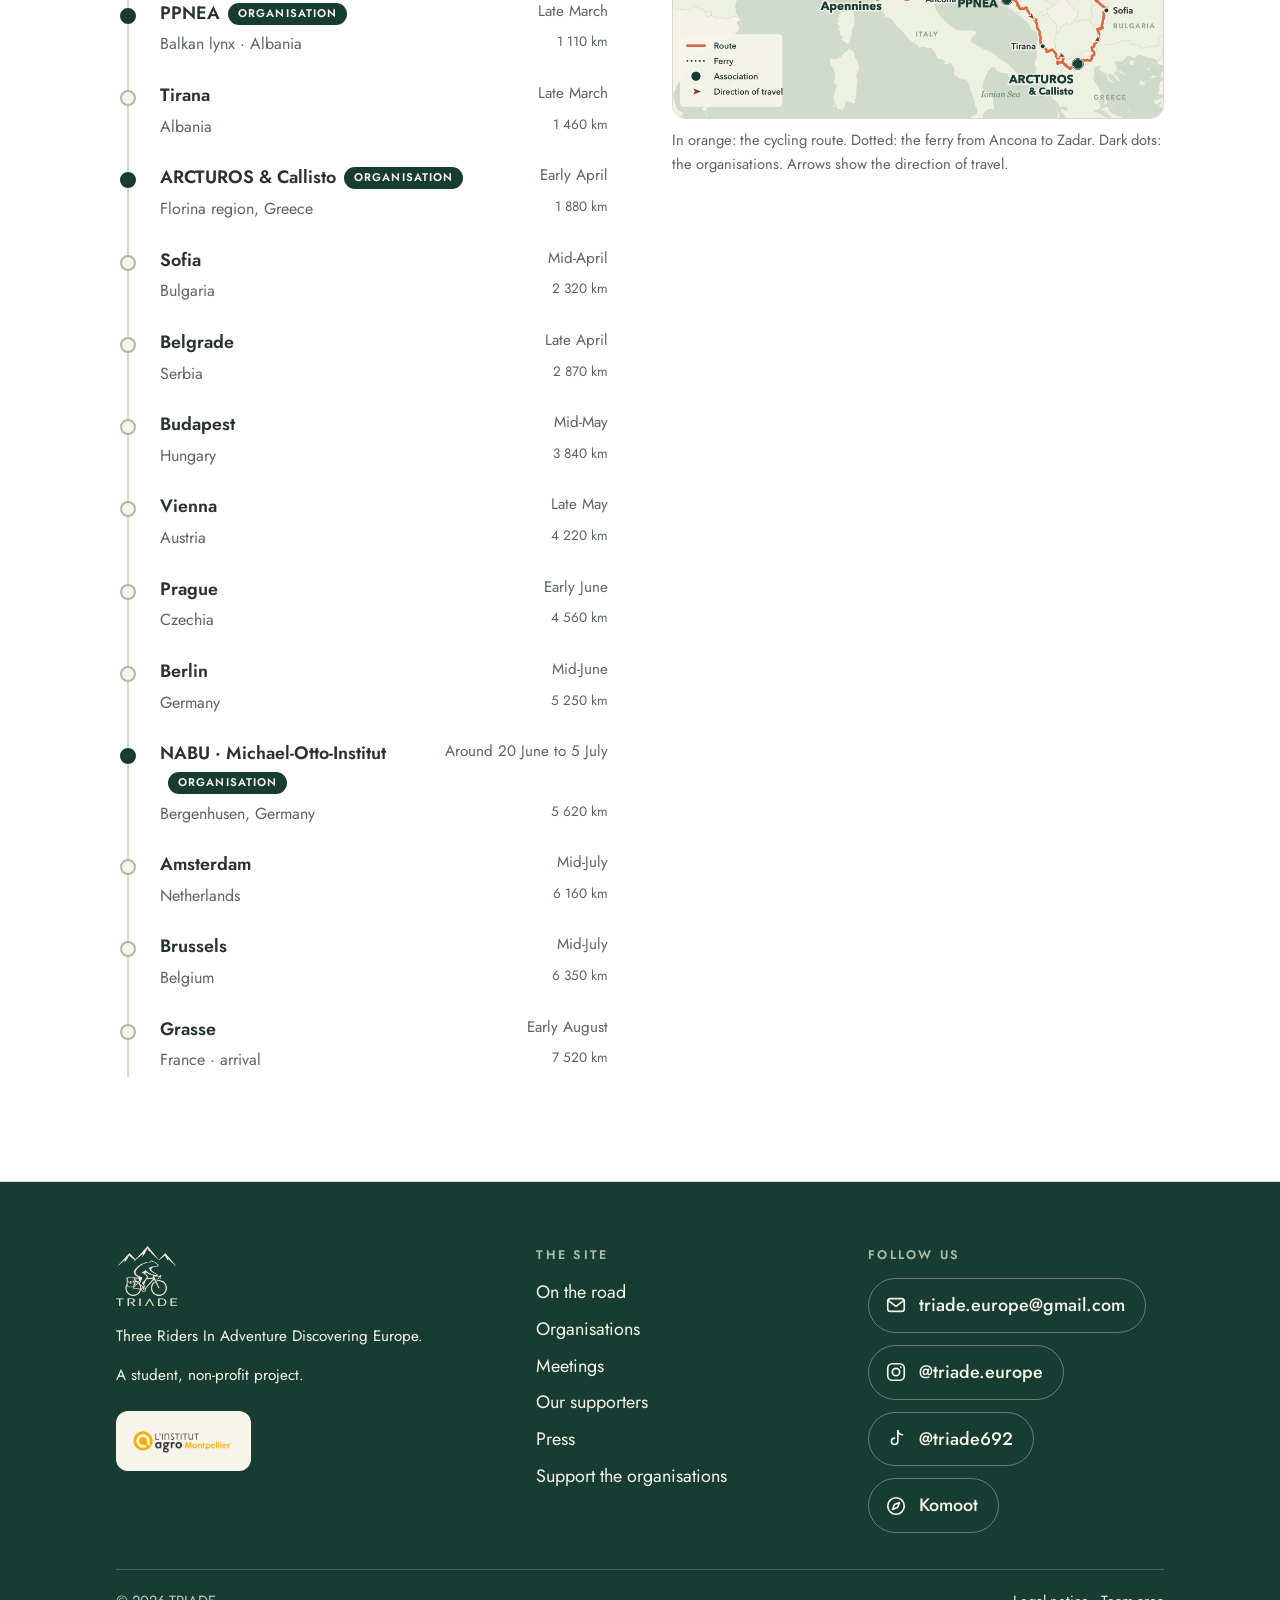
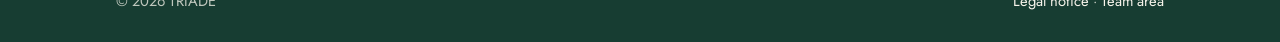
<file: journal.html>
<!doctype html>
<html lang="fr">
<head>
<meta charset="utf-8">
<meta name="viewport" content="width=device-width, initial-scale=1">
<title>TRIADE</title>
<meta http-equiv="refresh" content="0; url=route.html">
<link rel="canonical" href="route.html">
<script>location.replace('route.html' + (location.hash && 'route.html'.indexOf('#') < 0 ? location.hash : ''));</script>
</head>
<body><p><a href="route.html">Sur la route — TRIADE</a></p></body>
</html>
</file>
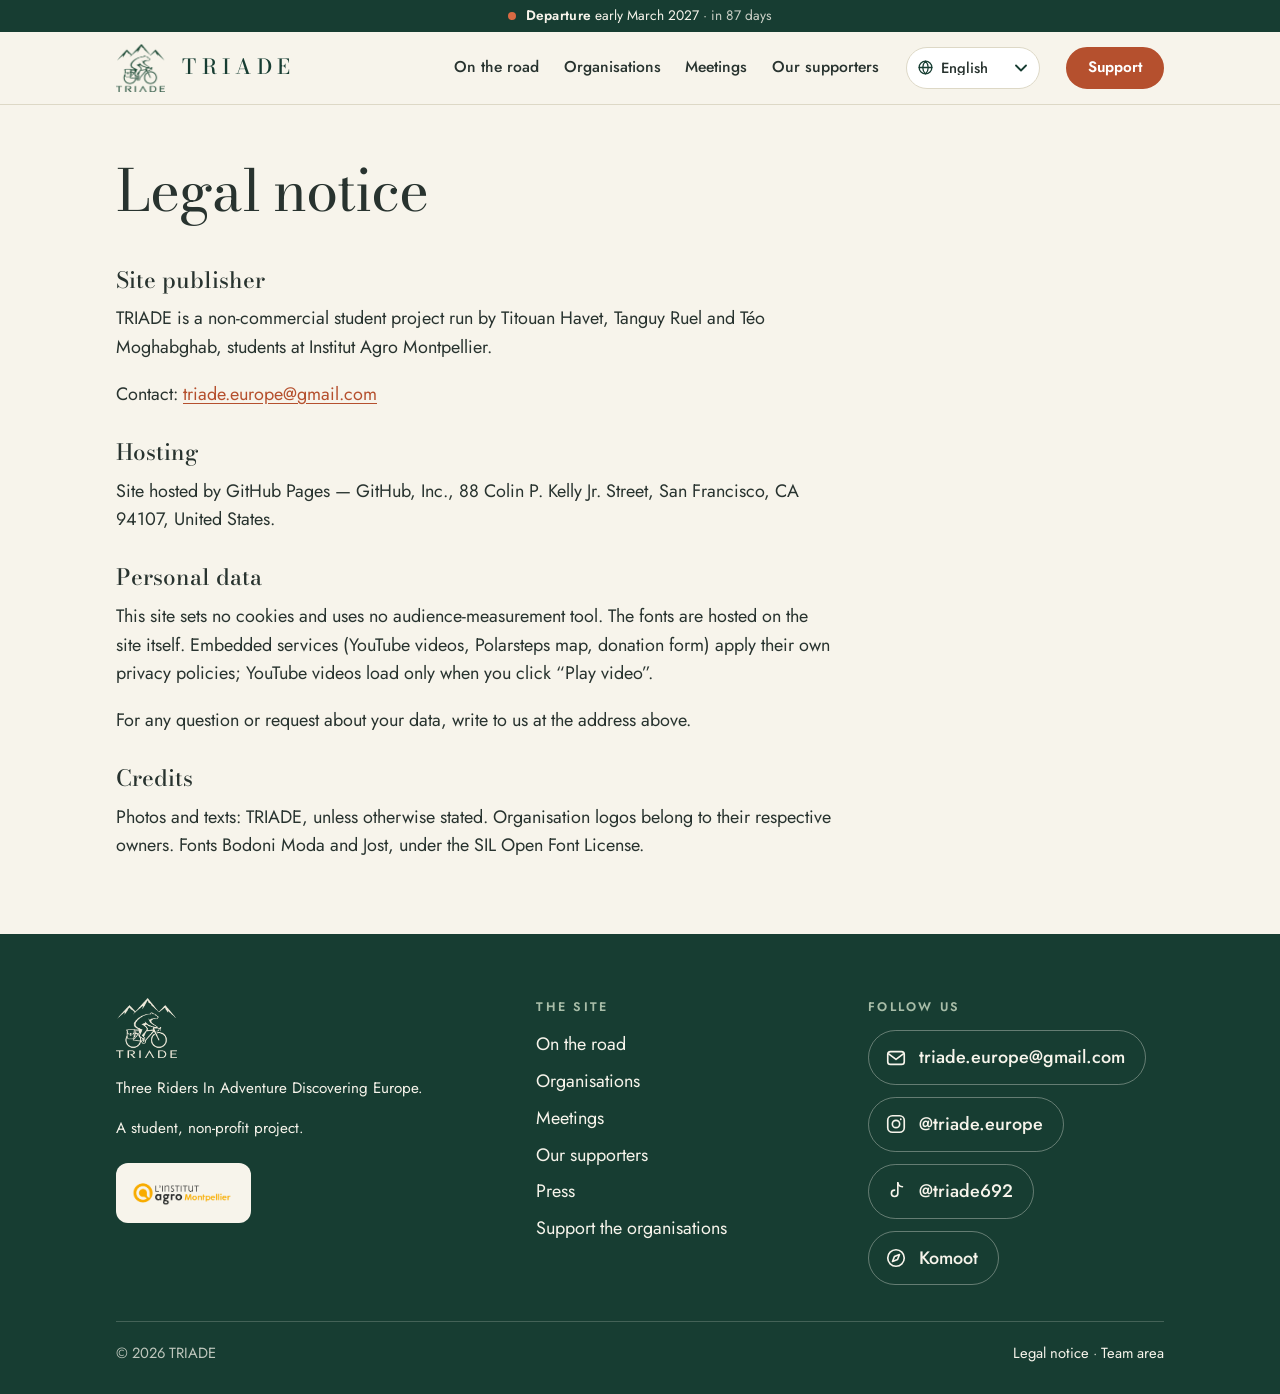
<file: mentions.html>
<!doctype html>
<html lang="fr">
<head>
<meta charset="utf-8">
<meta name="viewport" content="width=device-width, initial-scale=1">
<title>Mentions légales — TRIADE</title>
<meta name="robots" content="noindex">
<meta name="theme-color" content="#F7F4EB">
<link rel="icon" href="assets/img/favicon.png">
<link rel="apple-touch-icon" href="assets/img/apple-touch-icon.png">
<link rel="preload" href="assets/fonts/bodoni-moda-latin-wght-normal.woff2" as="font" type="font/woff2" crossorigin>
<link rel="preload" href="assets/fonts/jost-latin-wght-normal.woff2" as="font" type="font/woff2" crossorigin>
<link rel="stylesheet" href="assets/css/style.css?v=20261106n">
<script src="assets/js/langues.js?v=20261106n" defer></script>
<script src="assets/js/site.js?v=20261106n" defer></script>
</head>
<body data-page="mentions">
<a class="skip" href="#contenu" data-i18n="skip">Aller au contenu</a>
<div id="site-header"></div>

<main id="contenu" tabindex="-1">
  <section class="section section--tight">
    <div class="wrap">
      <div class="head"><h1 class="h1" style="font-size:clamp(2.2rem,5vw,3.6rem)" data-i18n="legal">Mentions légales</h1></div>
      <div class="prose">
        <h3 data-i18n="ment_h_editor">Éditeur du site</h3>
        <p data-i18n="ment_editor">TRIADE, projet étudiant non commercial porté par Titouan Havet, Tanguy Ruel et Téo Moghabghab, étudiants à l’Institut Agro Montpellier.</p>
        <p><span data-i18n="ment_contact">Contact&nbsp;:</span> <a data-href="email"><span data-bind="email"></span></a></p>
        <h3 data-i18n="ment_h_host">Hébergement</h3>
        <p data-i18n="ment_host">Site hébergé par GitHub Pages — GitHub, Inc., 88 Colin P. Kelly Jr. Street, San Francisco, CA 94107, États-Unis.</p>
        <h3 data-i18n="ment_h_data">Données personnelles</h3>
        <p data-i18n="ment_data1">Ce site ne dépose aucun cookie et n’utilise aucun outil de mesure d’audience. Les polices de caractères sont hébergées sur le site lui-même. Les services intégrés (vidéos YouTube, carte Polarsteps, formulaire de don) appliquent leur propre politique de confidentialité&nbsp;; les vidéos YouTube ne se chargent que lorsque vous cliquez sur «&nbsp;Lire la vidéo&nbsp;».</p>
        <p data-i18n="ment_data2">Pour toute question ou demande concernant vos données, écrivez-nous à l’adresse ci-dessus.</p>
        <h3 data-i18n="ment_h_credits">Crédits</h3>
        <p data-i18n="ment_credits">Photos et textes&nbsp;: TRIADE, sauf mention contraire. Les logos des associations appartiennent à leurs propriétaires respectifs. Polices Bodoni Moda et Jost, sous licence SIL Open Font License.</p>
      </div>
    </div>
  </section>
</main>

<div id="site-footer"></div>
</body>
</html>
</file>
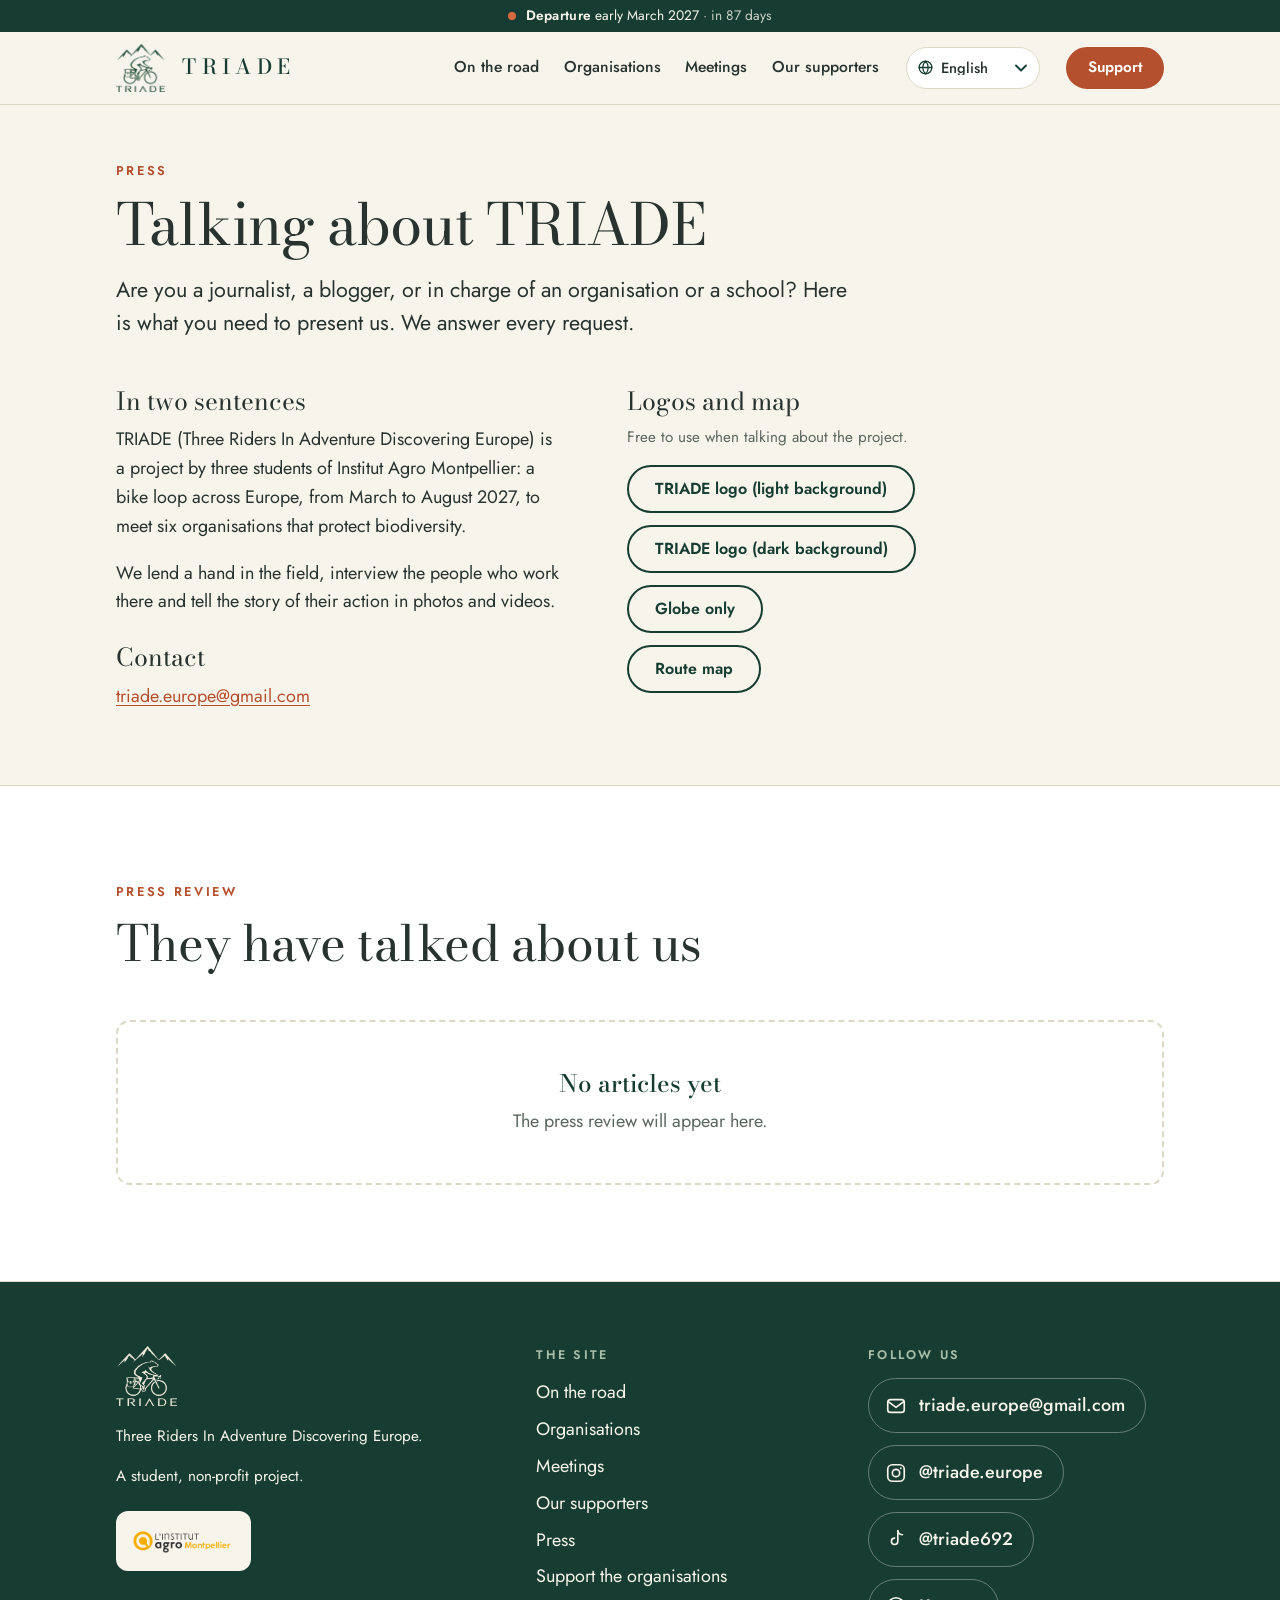
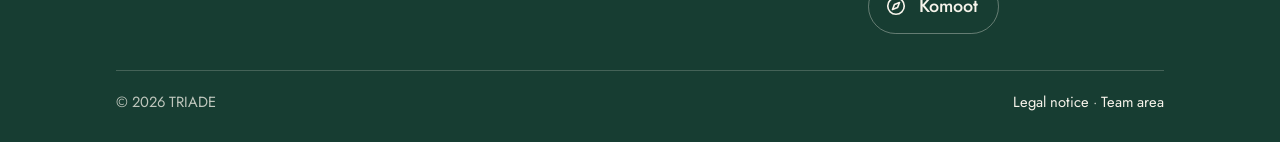
<file: presse.html>
<!doctype html>
<html lang="fr">
<head>
<meta charset="utf-8">
<meta name="viewport" content="width=device-width, initial-scale=1">
<title>Presse — TRIADE</title>
<meta name="description" content="Espace presse de TRIADE : contact, logos et revue de presse.">
<meta name="theme-color" content="#F7F4EB">
<link rel="icon" href="assets/img/favicon.png">
<link rel="apple-touch-icon" href="assets/img/apple-touch-icon.png">
<meta property="og:type" content="website">
<meta property="og:site_name" content="TRIADE">
<meta property="og:title" content="Presse — TRIADE">
<meta property="og:description" content="Contact, logos et revue de presse.">
<meta property="og:image" content="https://triade-europe.fr/assets/img/og-image.jpg">
<meta name="twitter:card" content="summary_large_image">
<link rel="preload" href="assets/fonts/bodoni-moda-latin-wght-normal.woff2" as="font" type="font/woff2" crossorigin>
<link rel="preload" href="assets/fonts/jost-latin-wght-normal.woff2" as="font" type="font/woff2" crossorigin>
<link rel="stylesheet" href="assets/css/style.css?v=20261106n">
<script src="assets/js/langues.js?v=20261106n" defer></script>
<script src="assets/js/site.js?v=20261106n" defer></script>
</head>
<body data-page="presse">
<a class="skip" href="#contenu" data-i18n="skip">Aller au contenu</a>
<noscript><p class="annonce">Ce site a besoin de JavaScript pour afficher son contenu. En attendant, retrouvez-nous sur Instagram&nbsp;: @triade.europe · This site needs JavaScript to display its content. Meanwhile, find us on Instagram: @triade.europe</p></noscript>
<div id="site-header"></div>

<main id="contenu" tabindex="-1">
  <section class="section section--tight">
    <div class="wrap">
      <div class="head">
        <p class="eyebrow" data-i18n="nav_press">Presse</p>
        <h1 class="h1" style="font-size:clamp(2.2rem,5vw,3.6rem)" data-i18n="press_h1">Parler de TRIADE</h1>
        <p class="lede" data-i18n="press_lede">Vous êtes journaliste, blogueur ou responsable d’une association ou d’une école&nbsp;? Voici de quoi nous présenter. Nous répondons à toutes les demandes.</p>
      </div>
      <div class="split" style="align-items:start">
        <div>
          <h2 class="h3" data-i18n="press_two">En deux phrases</h2>
          <p data-i18n="press_p1">TRIADE (Three Riders In Adventure Discovering Europe) est un projet de trois étudiants de l’Institut Agro Montpellier&nbsp;: une boucle à vélo à travers l’Europe, de mars à août 2027, à la rencontre de six associations de protection de la biodiversité.</p>
          <p data-i18n="press_p2">Nous donnons un coup de main sur le terrain, nous interviewons celles et ceux qui y travaillent et nous racontons leur action en photos et en vidéos.</p>
          <h2 class="h3" style="margin-top:28px" data-i18n="press_contact">Contact</h2>
          <p><a data-href="email"><span data-bind="email"></span></a></p>
        </div>
        <div>
          <h2 class="h3" data-i18n="press_logos">Logos et carte</h2>
          <p class="muted small" data-i18n="press_free">Libres d’utilisation pour parler du projet.</p>
          <div class="row" style="flex-direction:column;align-items:flex-start">
            <a class="btn btn--ghost" href="assets/img/logo-triade.png" download data-i18n="press_logo_light">Logo TRIADE (fond clair)</a>
            <a class="btn btn--ghost" href="assets/img/logo-triade-creme.png" download data-i18n="press_logo_dark">Logo TRIADE (fond sombre)</a>
            <a class="btn btn--ghost" href="assets/img/logo-globe.png" download data-i18n="press_globe">Globe seul</a>
            <a class="btn btn--ghost" href="assets/img/carte-itineraire.webp" download data-i18n="press_map">Carte de l’itinéraire</a>
          </div>
        </div>
      </div>
    </div>
  </section>

  <section class="section section--white">
    <div class="wrap">
      <div class="head"><p class="eyebrow" data-i18n="press_review">Revue de presse</p><h2 class="h2" data-i18n="press_review_h">Ils ont parlé de nous</h2></div>
      <div id="revue"></div>
    </div>
  </section>
</main>

<div id="site-footer"></div>
</body>
</html>
</file>
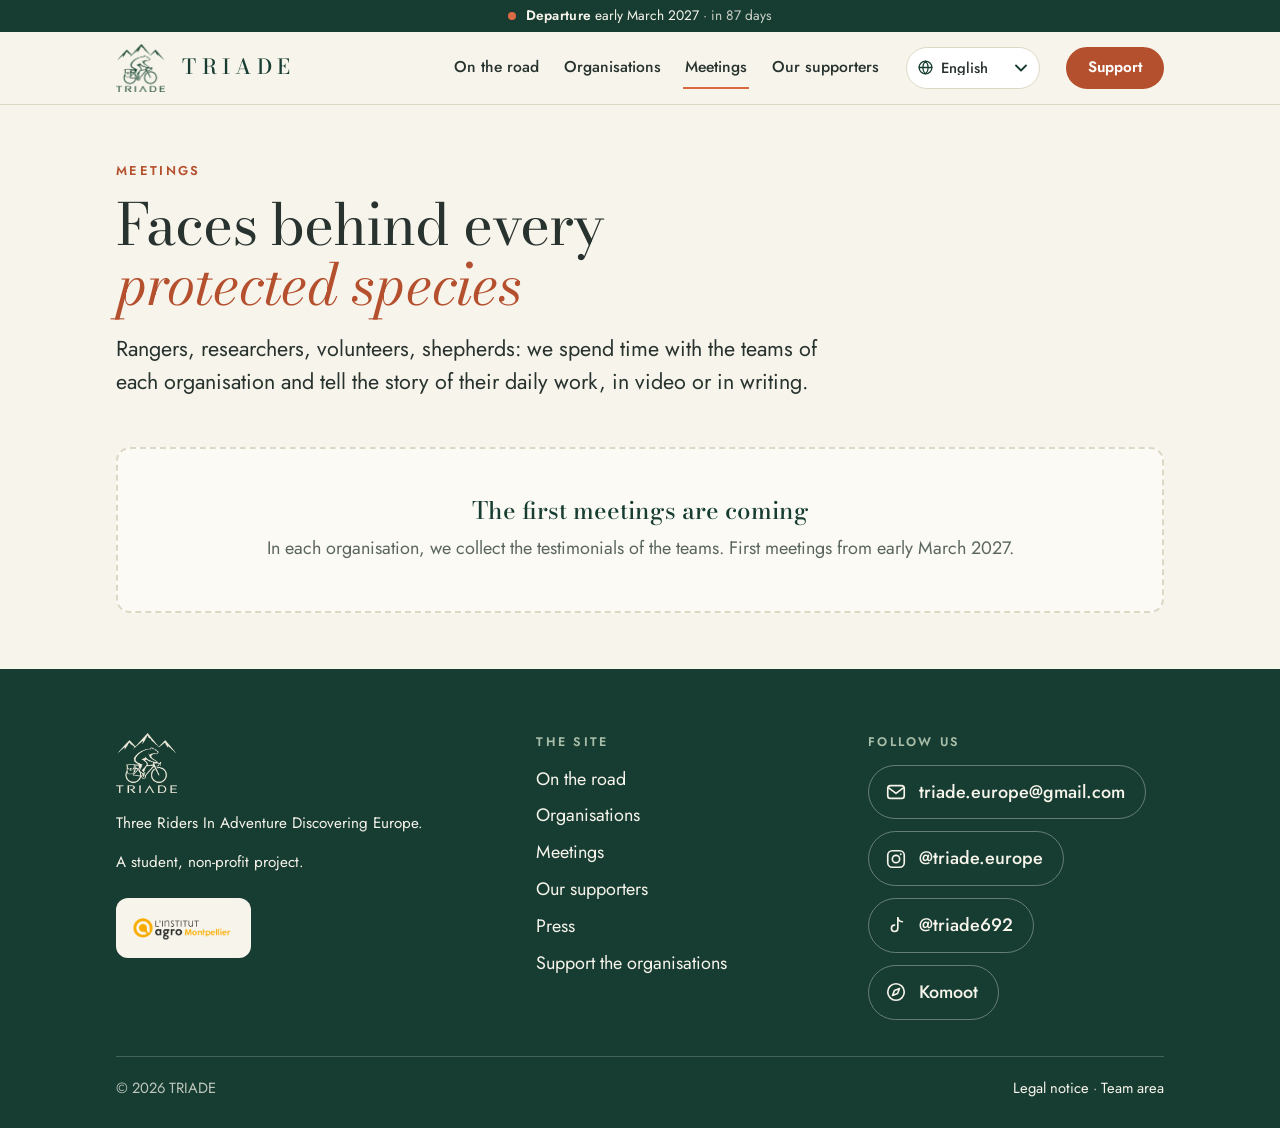
<file: rencontres.html>
<!doctype html>
<html lang="fr">
<head>
<meta charset="utf-8">
<meta name="viewport" content="width=device-width, initial-scale=1">
<title>Rencontres et interviews — TRIADE</title>
<meta name="description" content="Les rencontres de TRIADE : les équipes qui protègent le vivant, en Italie, en Albanie, en Grèce, en Croatie et en Allemagne.">
<meta name="theme-color" content="#F7F4EB">
<link rel="icon" href="assets/img/favicon.png">
<link rel="apple-touch-icon" href="assets/img/apple-touch-icon.png">
<meta property="og:type" content="website">
<meta property="og:site_name" content="TRIADE">
<meta property="og:title" content="Rencontres et interviews — TRIADE">
<meta property="og:description" content="Les visages et les histoires de celles et ceux qui protègent le vivant.">
<meta property="og:image" content="https://triade-europe.fr/assets/img/og-image.jpg">
<meta name="twitter:card" content="summary_large_image">
<link rel="preload" href="assets/fonts/bodoni-moda-latin-wght-normal.woff2" as="font" type="font/woff2" crossorigin>
<link rel="preload" href="assets/fonts/jost-latin-wght-normal.woff2" as="font" type="font/woff2" crossorigin>
<link rel="stylesheet" href="assets/css/style.css?v=20261106n">
<script src="assets/js/langues.js?v=20261106n" defer></script>
<script src="assets/js/site.js?v=20261106n" defer></script>
</head>
<body data-page="rencontres">
<a class="skip" href="#contenu" data-i18n="skip">Aller au contenu</a>
<noscript><p class="annonce">Ce site a besoin de JavaScript pour afficher son contenu. En attendant, retrouvez-nous sur Instagram&nbsp;: @triade.europe · This site needs JavaScript to display its content. Meanwhile, find us on Instagram: @triade.europe</p></noscript>
<div id="site-header"></div>

<main id="contenu" tabindex="-1">
  <section class="section section--tight">
    <div class="wrap">
      <div class="head">
        <p class="eyebrow" data-i18n="nav_meetings">Rencontres</p>
        <h1 class="h1" style="font-size:clamp(2.2rem,5vw,3.6rem)" data-i18n="meet_h1">Des visages derrière chaque <em>espèce protégée</em></h1>
        <p class="lede" data-i18n="meet_lede">Gardes, chercheuses, bénévoles, bergers&nbsp;: nous passons du temps avec les équipes de chaque association et nous racontons leur quotidien, en vidéo ou à l’écrit.</p>
      </div>
      <div id="liste"></div>
    </div>
  </section>
</main>

<div id="site-footer"></div>
</body>
</html>
</file>
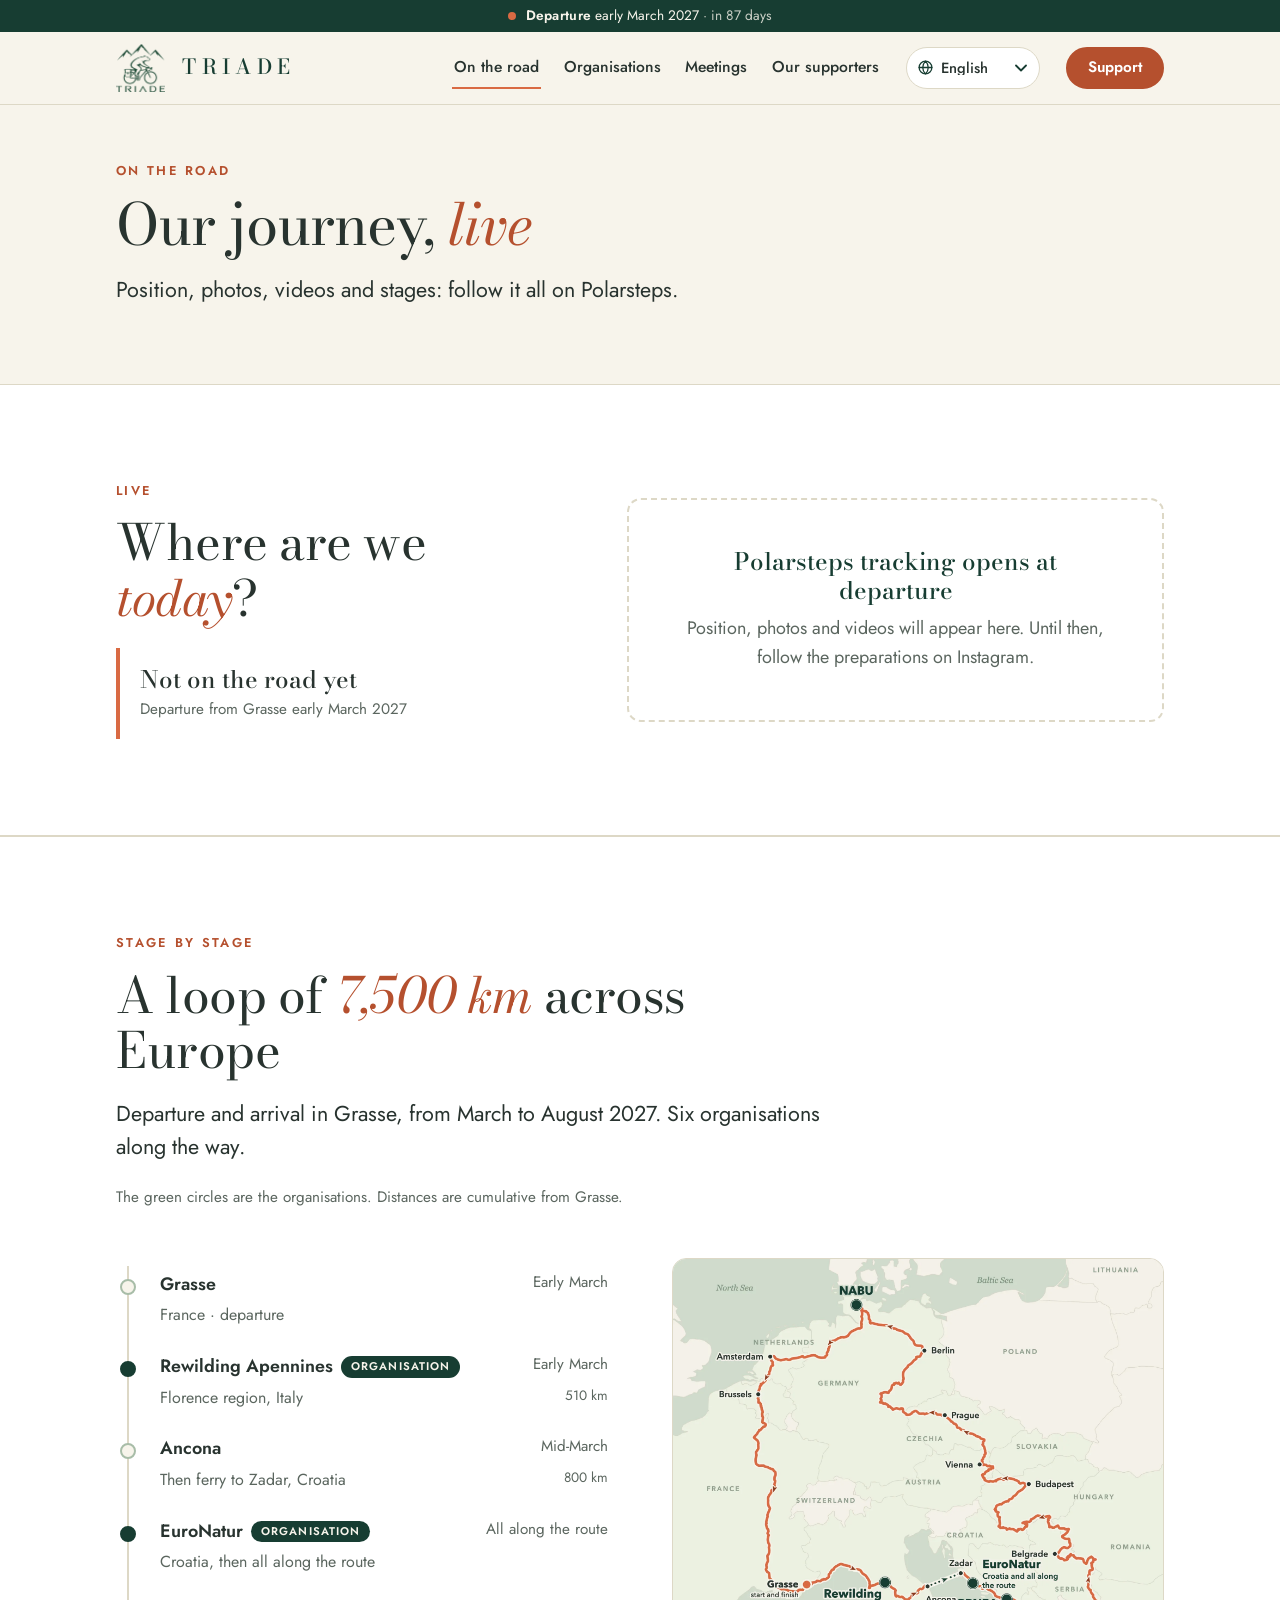
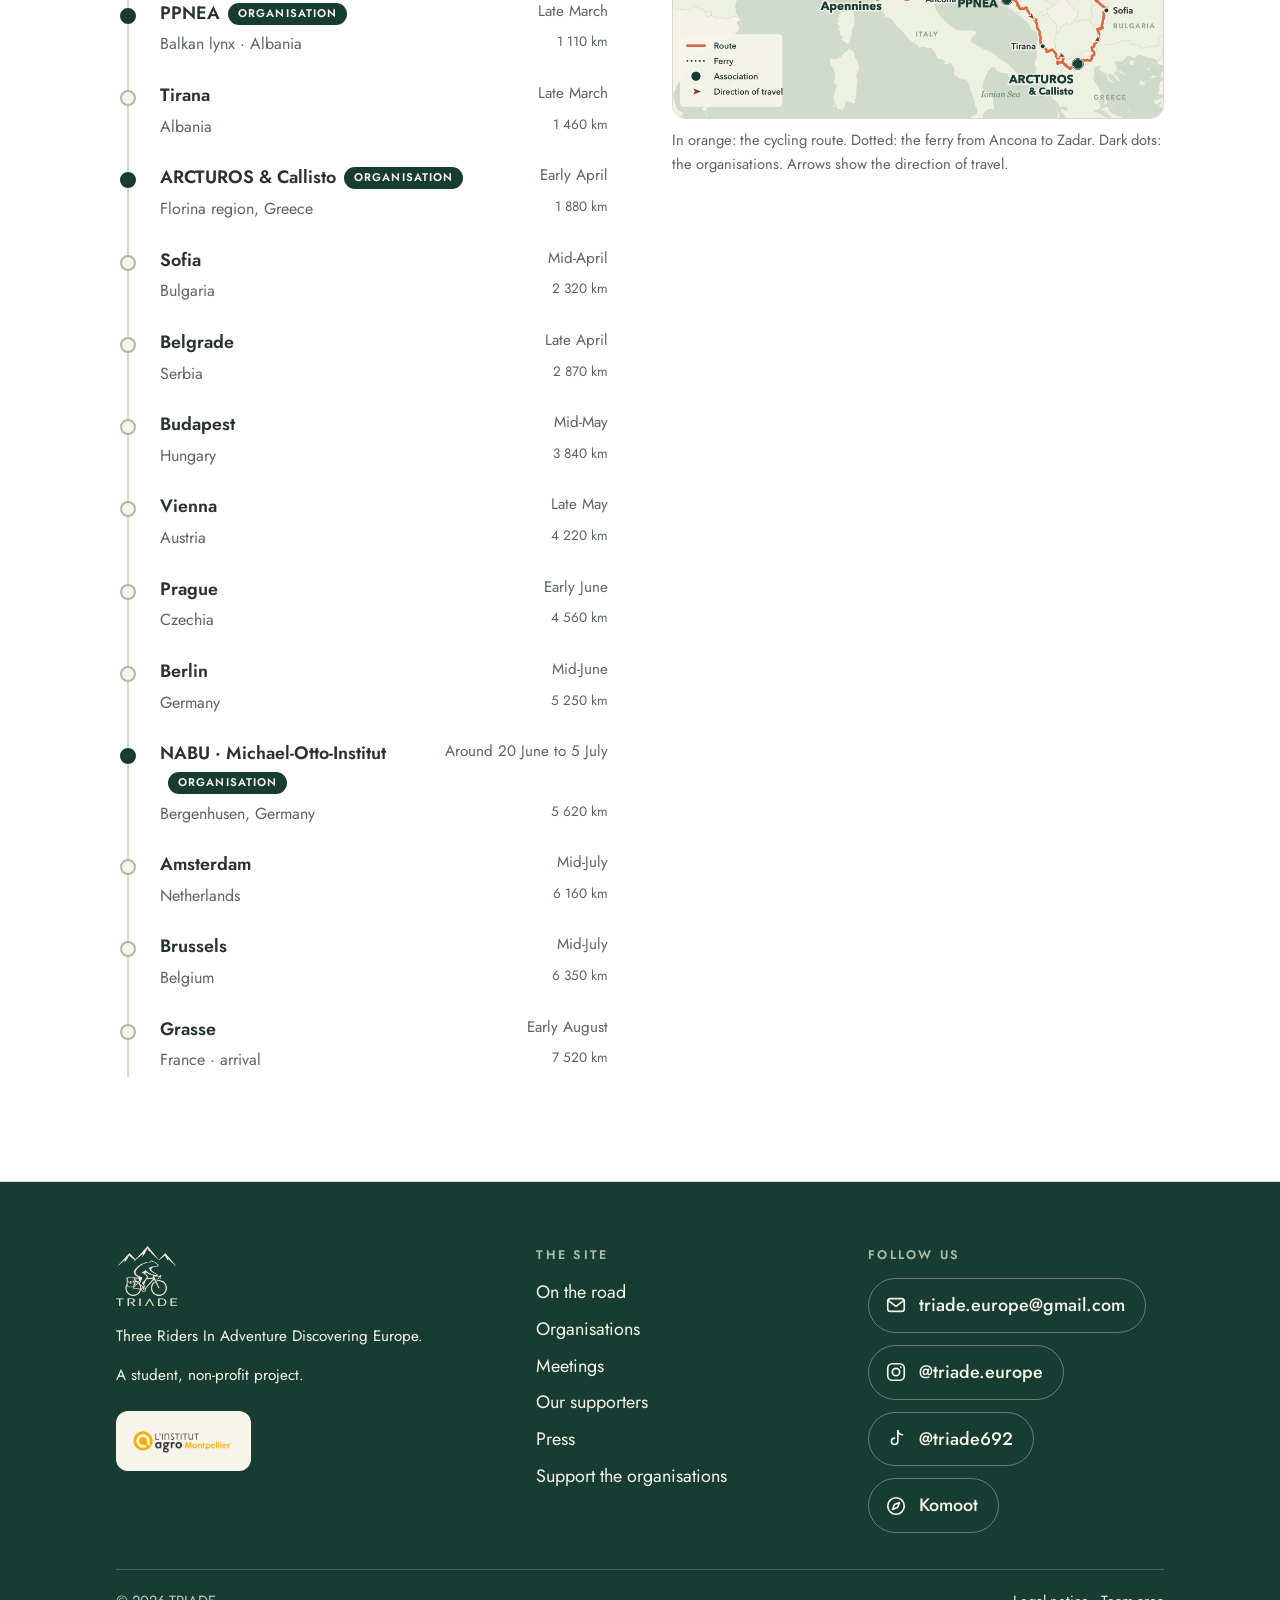
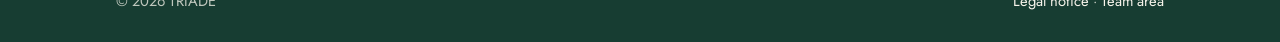
<file: route.html>
<!doctype html>
<html lang="fr">
<head>
<meta charset="utf-8">
<meta name="viewport" content="width=device-width, initial-scale=1">
<title>Sur la route — TRIADE</title>
<meta name="description" content="Notre position en direct, nos photos, nos vidéos et nos étapes : suivez TRIADE sur la route, de Grasse à la mer du Nord et retour.">
<meta name="theme-color" content="#F7F4EB">
<link rel="icon" href="assets/img/favicon.png">
<link rel="apple-touch-icon" href="assets/img/apple-touch-icon.png">
<meta property="og:type" content="website">
<meta property="og:site_name" content="TRIADE">
<meta property="og:title" content="Sur la route — TRIADE">
<meta property="og:description" content="Notre position en direct, nos photos, nos vidéos et nos étapes.">
<meta property="og:image" content="https://triade-europe.fr/assets/img/og-image.jpg">
<meta name="twitter:card" content="summary_large_image">
<link rel="preload" href="assets/fonts/bodoni-moda-latin-wght-normal.woff2" as="font" type="font/woff2" crossorigin>
<link rel="preload" href="assets/fonts/jost-latin-wght-normal.woff2" as="font" type="font/woff2" crossorigin>
<link rel="stylesheet" href="assets/css/style.css?v=20261106n">
<script src="assets/js/langues.js?v=20261106n" defer></script>
<script src="assets/js/site.js?v=20261106n" defer></script>
</head>
<body data-page="route">
<a class="skip" href="#contenu">Aller au contenu</a>
<noscript><p class="annonce">Ce site a besoin de JavaScript pour afficher son contenu. En attendant, retrouvez-nous sur Instagram&nbsp;: @triade.europe · This site needs JavaScript to display its content. Meanwhile, find us on Instagram: @triade.europe</p></noscript>
<div id="site-header"></div>

<main id="contenu" tabindex="-1">
<!--STATIQUE:début--><noscript><h1>Sur la route : position, photos et étape par étape</h1><p>3 étudiants, 6 associations, 7 500 km prévus, 18 pays prévus, de mars à août 2027 (départ début mars 2027).</p><h2>Étape par étape (prévu)</h2><ol><li>Grasse — France · départ (Début mars, km 0)</li><li>Rewilding Apennines — Région de Florence, Italie (Début mars, km 510, association partenaire)</li><li>Ancône — Puis ferry vers Zadar, Croatie (Mi-mars, km 800)</li><li>EuroNatur — Croatie, puis tout le long du trajet (Tout le long du trajet, association partenaire)</li><li>PPNEA — Lynx des Balkans · Albanie (Fin mars, km 1 110, association partenaire)</li><li>Tirana — Albanie (Fin mars, km 1 460)</li><li>ARCTUROS &amp; Callisto — Région de Florina, Grèce (Début avril, km 1 880, association partenaire)</li><li>Sofia — Bulgarie (Mi-avril, km 2 320)</li><li>Belgrade — Serbie (Fin avril, km 2 870)</li><li>Budapest — Hongrie (Mi-mai, km 3 840)</li><li>Vienne — Autriche (Fin mai, km 4 220)</li><li>Prague — Tchéquie (Début juin, km 4 560)</li><li>Berlin — Allemagne (Mi-juin, km 5 250)</li><li>NABU · Michael-Otto-Institut — Bergenhusen, Allemagne (Du 20 juin au 5 juillet environ, km 5 620, association partenaire)</li><li>Amsterdam — Pays-Bas (Mi-juillet, km 6 160)</li><li>Bruxelles — Belgique (Mi-juillet, km 6 350)</li><li>Grasse — France · arrivée (Début août, km 7 520)</li></ol><h2>Suivre</h2><ul><li>E-mail : <a href="mailto:triade.europe@gmail.com">triade.europe@gmail.com</a></li><li>Instagram : <a href="https://www.instagram.com/triade.europe">@triade.europe</a></li><li>TikTok : <a href="https://www.tiktok.com/@triade692">@triade692</a></li><li>Komoot : <a href="https://www.komoot.com/user/6295100499846">Itinéraire sur Komoot</a></li></ul></noscript><!--STATIQUE:fin-->
  <!-- Titre de la page -->
  <section class="section section--tight hors-lecture">
    <div class="wrap">
      <div class="head" style="margin-bottom:0">
        <p class="eyebrow" data-i18n="nav_route">Sur la route</p>
        <h1 class="h1" style="font-size:clamp(2.2rem,5vw,3.6rem)" data-i18n="route_h1">Notre route, <em>en direct</em></h1>
        <p class="lede" data-i18n="route_lede">Position, photos, vidéos et étapes : tout se suit sur Polarsteps.</p>
      </div>
    </div>
  </section>

  <!-- 1. EN DIRECT : notre position et la carte Polarsteps -->
  <section class="section section--white hors-lecture" id="en-direct">
    <div class="wrap split">
      <div>
        <p class="eyebrow" data-i18n="live_eyebrow">En direct</p>
        <h2 class="h2" data-i18n="pos_where_now">Où sommes-nous <em>aujourd’hui</em>&nbsp;?</h2>
        <div class="next" id="position" style="margin-top:22px"></div>
      </div>
      <div id="polarsteps"></div>
    </div>
  </section>

  <!-- 2. PHOTOS ET VIDÉOS : le journal (cartes, puis récit complet à l'adresse #…) -->
  <section class="section" id="photos">
    <div class="wrap">
      <div class="head" id="photos-tete">
        <p class="eyebrow" data-i18n="photos_eyebrow">Photos et vidéos</p>
        <h2 class="h2" data-i18n="photos_h2">Au fil des <em>jours</em></h2>
        <p class="lede" data-i18n="photos_lede">Les photos et les récits de la route, du plus récent au plus ancien.</p>
      </div>
      <div id="fil"></div>
    </div>
  </section>

  <!-- 3. ÉTAPE PAR ÉTAPE : la carte et la liste des étapes -->
  <section class="section section--white hors-lecture" id="etapes-section">
    <div class="wrap">
      <div class="head" id="etapes">
        <p class="eyebrow" data-i18n="stages_eyebrow">Étape par étape</p>
        <h2 class="h2" data-i18n="stages_h2">Une boucle de <em>7 500 km</em> à travers l’Europe</h2>
        <p class="lede" data-i18n="stages_lede">Départ et arrivée à Grasse, de mars à août 2027. Six associations sur la route.</p>
        <p class="muted small" style="margin-top:12px" data-i18n="stages_hint">Les cercles verts sont les associations. Les kilomètres sont cumulés depuis Grasse.</p>
      </div>
      <div class="split split--etapes">
        <ol class="steps" id="etapes-liste"></ol>
        <div>
          <div class="map"><img src="assets/img/carte-itineraire.webp" alt="Carte de l’itinéraire de TRIADE à travers l’Europe" data-i18n-attr="alt:map_alt_short;src:map_src" width="1800" height="1688" loading="lazy"></div>
          <p class="map-caption" data-i18n="map_caption">En orange&nbsp;: l’itinéraire à vélo. En pointillé&nbsp;: le ferry d’Ancône à Zadar. Points foncés&nbsp;: les associations. Les flèches indiquent le sens du trajet.</p>
        </div>
      </div>
    </div>
  </section>
</main>

<div id="site-footer"></div>
</body>
</html>
</file>
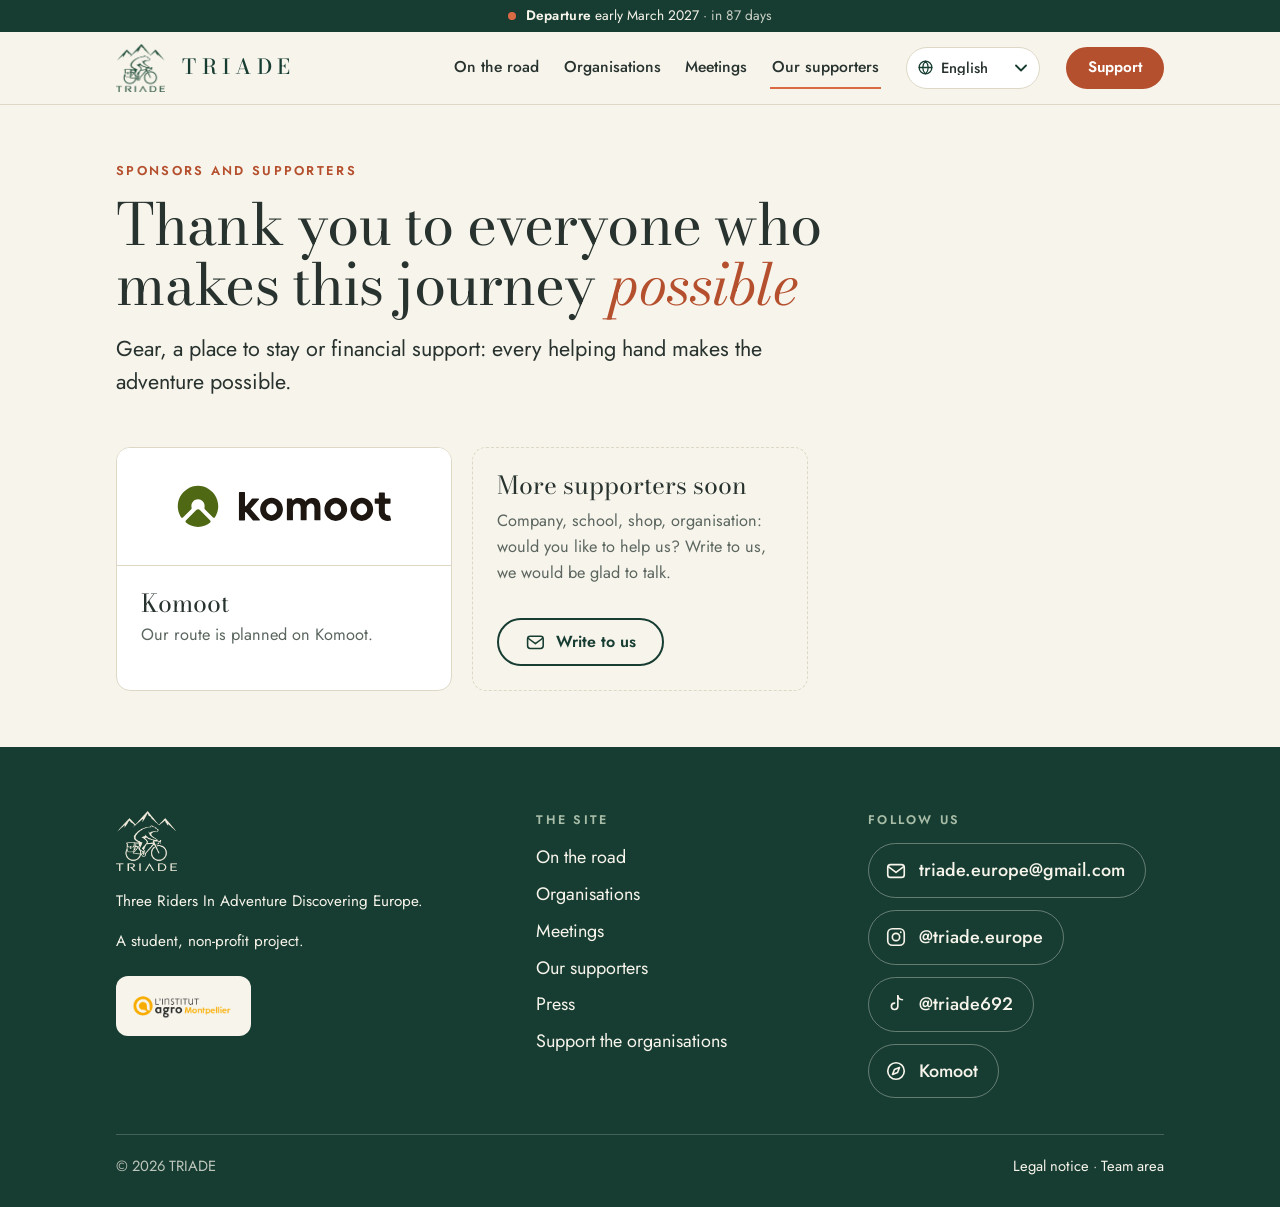
<file: soutiens.html>
<!doctype html>
<html lang="fr">
<head>
<meta charset="utf-8">
<meta name="viewport" content="width=device-width, initial-scale=1">
<title>Ils nous soutiennent — TRIADE</title>
<meta name="description" content="Les entreprises, écoles et associations qui aident TRIADE à traverser l’Europe à vélo pour la biodiversité.">
<meta name="theme-color" content="#F7F4EB">
<link rel="icon" href="assets/img/favicon.png">
<link rel="apple-touch-icon" href="assets/img/apple-touch-icon.png">
<meta property="og:type" content="website">
<meta property="og:site_name" content="TRIADE">
<meta property="og:title" content="Ils nous soutiennent — TRIADE">
<meta property="og:description" content="Celles et ceux qui rendent ce voyage possible.">
<meta property="og:image" content="https://triade-europe.fr/assets/img/og-image.jpg">
<meta name="twitter:card" content="summary_large_image">
<link rel="preload" href="assets/fonts/bodoni-moda-latin-wght-normal.woff2" as="font" type="font/woff2" crossorigin>
<link rel="preload" href="assets/fonts/jost-latin-wght-normal.woff2" as="font" type="font/woff2" crossorigin>
<link rel="stylesheet" href="assets/css/style.css?v=20261106n">
<script src="assets/js/langues.js?v=20261106n" defer></script>
<script src="assets/js/site.js?v=20261106n" defer></script>
</head>
<body data-page="soutiens">
<a class="skip" href="#contenu" data-i18n="skip">Aller au contenu</a>
<noscript><p class="annonce">Ce site a besoin de JavaScript pour afficher son contenu. En attendant, retrouvez-nous sur Instagram&nbsp;: @triade.europe · This site needs JavaScript to display its content. Meanwhile, find us on Instagram: @triade.europe</p></noscript>
<div id="site-header"></div>

<main id="contenu" tabindex="-1">
<!--STATIQUE:début--><noscript><h1>Ils nous soutiennent</h1><ul><li><strong>Komoot</strong> — Notre itinéraire est tracé sur Komoot. <a href="https://www.komoot.com">https://www.komoot.com</a></li></ul><p>Vous voulez nous aider ? Écrivez à triade.europe@gmail.com.</p></noscript><!--STATIQUE:fin-->
  <section class="section section--tight">
    <div class="wrap">
      <div class="head">
        <p class="eyebrow" data-i18n="sup_eyebrow">Sponsors et soutiens</p>
        <h1 class="h1" style="font-size:clamp(2.2rem,5vw,3.6rem)" data-i18n="sup_h1">Merci à celles et ceux qui rendent ce voyage <em>possible</em></h1>
        <p class="lede" data-i18n="sup_lede">Du matériel, un hébergement ou un soutien financier&nbsp;: autant de coups de pouce qui rendent l’aventure possible.</p>
      </div>
      <div id="liste"></div>
    </div>
  </section>
</main>

<div id="site-footer"></div>
</body>
</html>
</file>
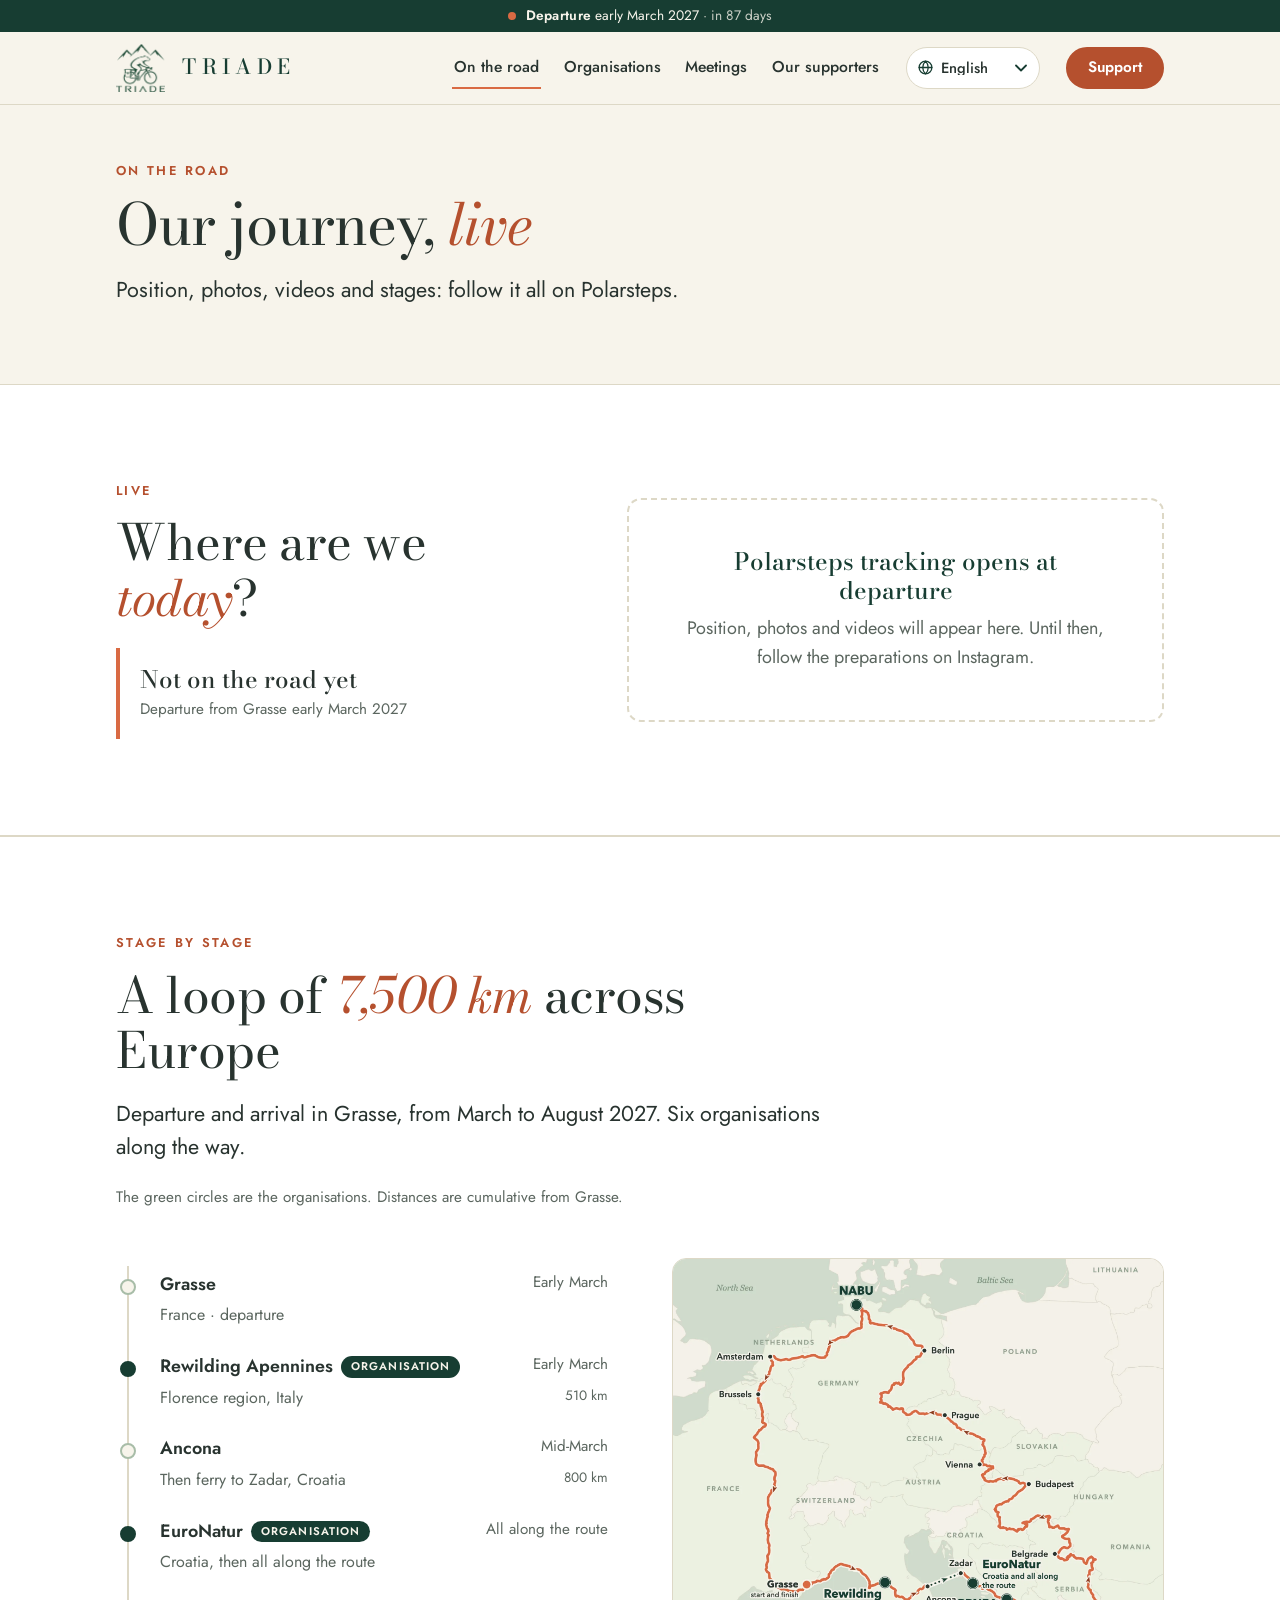
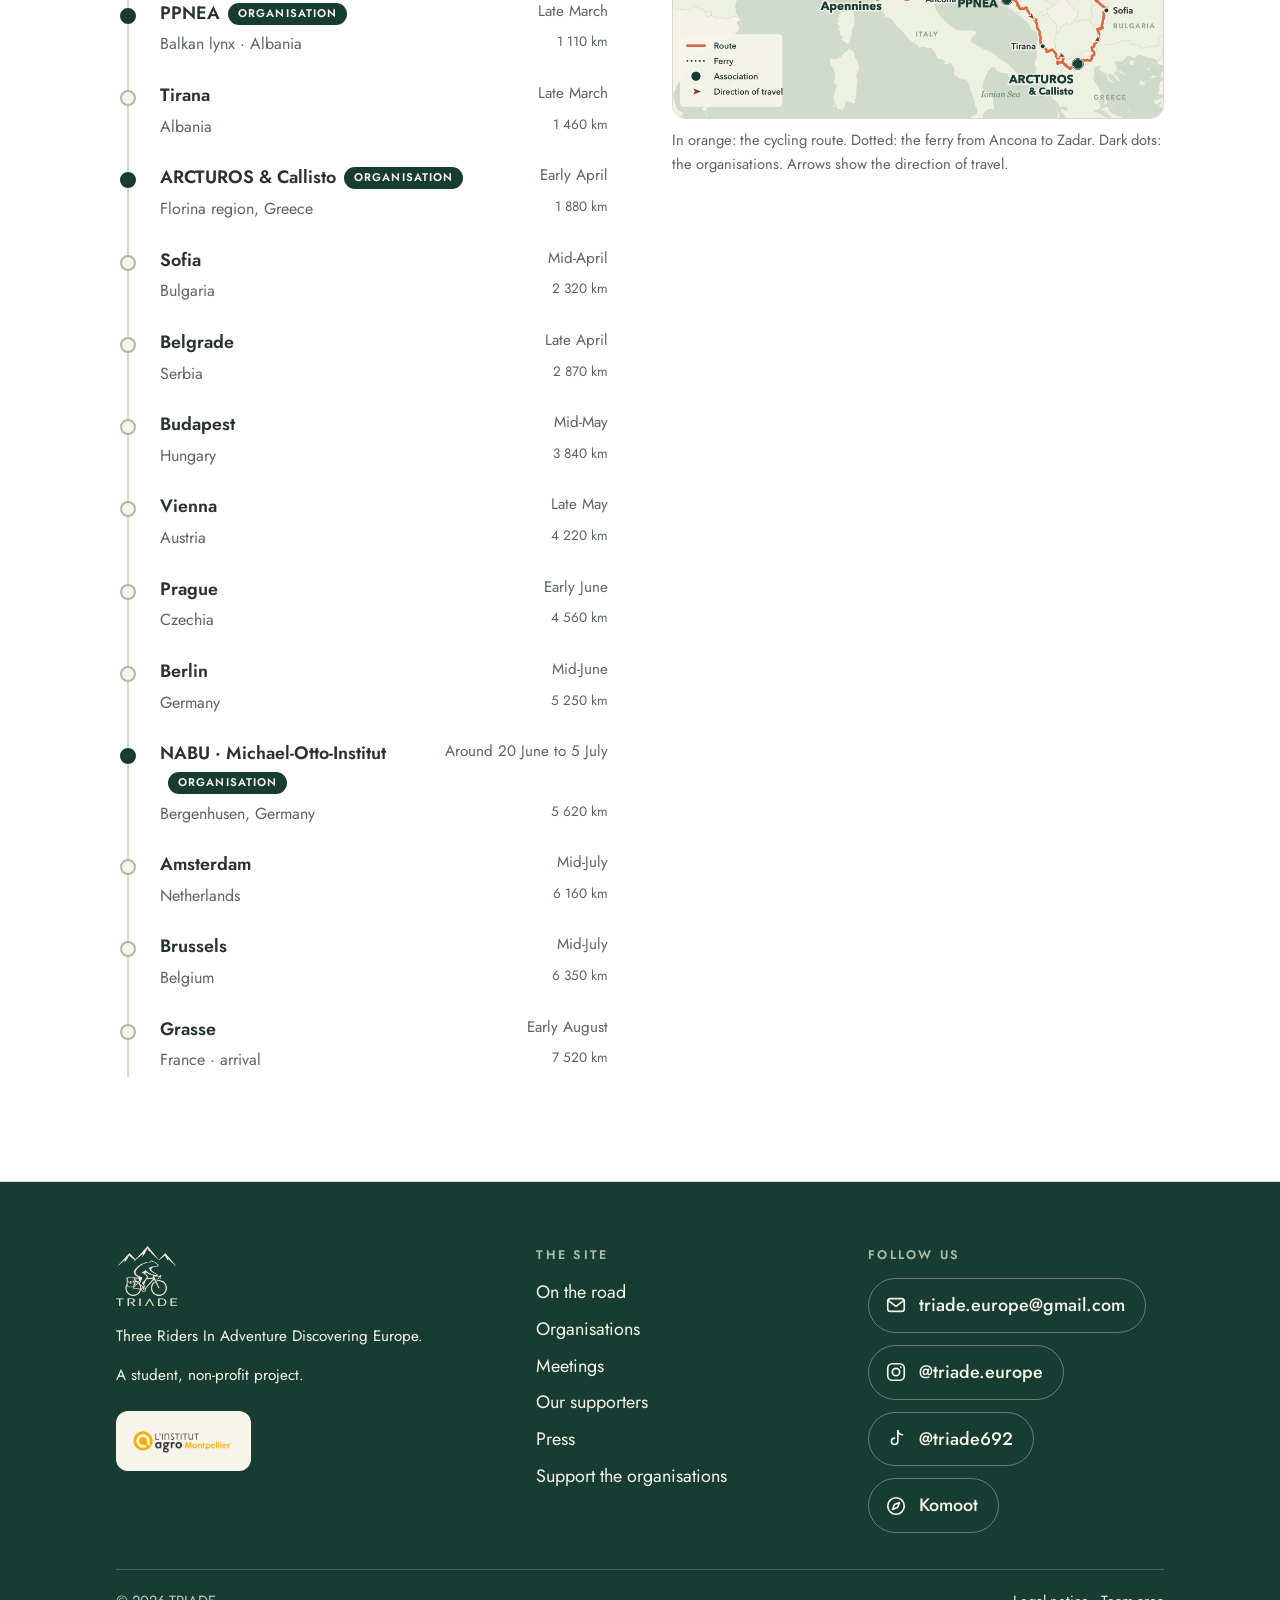
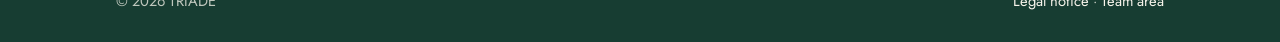
<file: suivi.html>
<!doctype html>
<html lang="fr">
<head>
<meta charset="utf-8">
<meta name="viewport" content="width=device-width, initial-scale=1">
<title>TRIADE</title>
<meta http-equiv="refresh" content="0; url=route.html#en-direct">
<link rel="canonical" href="route.html#en-direct">
<script>location.replace('route.html#en-direct' + (location.hash && 'route.html#en-direct'.indexOf('#') < 0 ? location.hash : ''));</script>
</head>
<body><p><a href="route.html#en-direct">Sur la route — TRIADE</a></p></body>
</html>
</file>
<file: assets/css/style.css>
/* ==========================================================================
   TRIADE — feuille de style
   Palette et typographies de l'affiche : crème, vert forêt, terracotta ;
   Bodoni Moda (titres) + Jost (texte), hébergées sur le site (aucun appel à Google).
   Pour changer une couleur de tout le site : modifier les variables ci-dessous.
   ========================================================================== */

@font-face { font-family: 'Jost'; src: url(../fonts/jost-latin-wght-normal.woff2) format('woff2'); font-weight: 100 900; font-style: normal; font-display: swap; }
@font-face { font-family: 'Bodoni Moda'; src: url(../fonts/bodoni-moda-latin-wght-normal.woff2) format('woff2'); font-weight: 400 900; font-style: normal; font-display: swap; }
@font-face { font-family: 'Bodoni Moda'; src: url(../fonts/bodoni-moda-latin-wght-italic.woff2) format('woff2'); font-weight: 400 900; font-style: italic; font-display: swap; }

:root {
  --cream: #F7F4EB;
  --paper: #FFFFFF;
  --ink: #28332F;
  --forest: #173D32;
  --terre: #D96A43;        /* décor, tracés */
  --terre-txt: #B5502E;    /* texte et boutons (contraste suffisant sur le crème) */
  --sage: #A8BDA8;
  --sea: #CFDBCC;
  --line: #DDD8C6;
  --muted: #5B665F;

  --f-display: 'Bodoni Moda', Georgia, 'Times New Roman', serif;
  --f-text: 'Jost', 'Avenir Next', 'Segoe UI', system-ui, sans-serif;

  --wrap: 1120px;
  --gut: clamp(18px, 4vw, 36px);
  --r: 14px;
  color-scheme: light;
}

*, *::before, *::after { box-sizing: border-box; }
html { scroll-behavior: smooth; -webkit-text-size-adjust: 100%; }
@media (prefers-reduced-motion: reduce) { html { scroll-behavior: auto; } * { animation: none !important; transition: none !important; } }
body { margin: 0; background: var(--cream); color: var(--ink); font-family: var(--f-text); font-size: 1.125rem; line-height: 1.6; -webkit-font-smoothing: antialiased; }
img { max-width: 100%; height: auto; display: block; }
a { color: var(--terre-txt); text-underline-offset: 3px; }
a:hover { color: var(--forest); }
h1, h2, h3, h4 { margin: 0; font-weight: 500; line-height: 1.12; }
p { margin: 0 0 1em; }
:focus-visible { outline: 3px solid var(--terre-txt); outline-offset: 3px; border-radius: 4px; }
[hidden] { display: none !important; }

.skip { position: absolute; left: -999px; top: 8px; background: var(--forest); color: var(--cream); padding: 10px 16px; border-radius: 8px; z-index: 100; }
.skip:focus { left: 8px; }

.wrap { max-width: var(--wrap); margin: 0 auto; padding: 0 var(--gut); }
.section { padding: clamp(48px, 8vw, 96px) 0; }
.section--tight { padding: clamp(32px, 5vw, 56px) 0; }
.section--white { background: var(--paper); border-block: 1px solid var(--line); }
.section--forest { background: var(--forest); color: var(--cream); }
.section--forest a { color: var(--cream); }

/* --- Typographie ------------------------------------------------------- */
.eyebrow { font-size: .8rem; font-weight: 600; letter-spacing: .18em; text-transform: uppercase; color: var(--terre-txt); margin: 0 0 14px; }
.section--forest .eyebrow { color: var(--sage); }
.display { font-family: var(--f-display); font-weight: 500; letter-spacing: -.01em; }
.h1 { font-family: var(--f-display); font-size: clamp(2.5rem, 6.4vw, 4.9rem); line-height: 1.03; letter-spacing: -.015em; }
.h2 { font-family: var(--f-display); font-size: clamp(2rem, 4.4vw, 3.1rem); letter-spacing: -.01em; }
.h3 { font-family: var(--f-display); font-size: 1.55rem; }
.h1 em, .h2 em { font-style: italic; color: var(--terre-txt); }
.section--forest .h2 em { color: var(--terre); }
.lede { font-size: clamp(1.15rem, 2vw, 1.35rem); line-height: 1.55; color: var(--ink); max-width: 38em; }
.muted { color: var(--muted); }
.small { font-size: .95rem; }
.head { max-width: 46rem; margin-bottom: clamp(28px, 4vw, 48px); }
.head .lede { margin-top: 18px; }

/* --- Boutons ----------------------------------------------------------- */
.btn { display: inline-flex; align-items: center; justify-content: center; gap: 10px; min-height: 48px; padding: 0 26px; border-radius: 999px; background: var(--terre-txt); color: #fff; font: 600 1rem/1 var(--f-text); text-decoration: none; border: 2px solid var(--terre-txt); cursor: pointer; transition: background .15s, color .15s, border-color .15s; }
.btn:hover { background: var(--forest); border-color: var(--forest); color: #fff; }
.btn--ghost { background: transparent; color: var(--forest); border-color: var(--forest); }
.btn--ghost:hover { background: var(--forest); color: var(--cream); }
.section--forest .btn { background: var(--terre); border-color: var(--terre); color: var(--forest); }
.section--forest .btn:hover { background: var(--cream); border-color: var(--cream); color: var(--forest); }
.section--forest .btn--ghost { background: transparent; color: var(--cream); border-color: var(--cream); }
.section--forest .btn--ghost:hover { background: var(--cream); color: var(--forest); }
.row { display: flex; flex-wrap: wrap; gap: 12px; align-items: center; }

/* --- Bandeau d'annonce + en-tête --------------------------------------- */
.annonce { background: var(--forest); color: var(--cream); text-align: center; padding: 10px var(--gut); font-size: .98rem; }
.annonce a { color: var(--cream); }
.site-header { position: sticky; top: 0; z-index: 50; background: rgba(247, 244, 235, .94); backdrop-filter: blur(8px); border-bottom: 1px solid var(--line); }
.site-header .wrap { display: flex; align-items: center; justify-content: space-between; min-height: 72px; gap: 20px; }
.brand { display: flex; align-items: center; gap: 12px; text-decoration: none; color: var(--forest); }
.brand img { height: 48px; width: auto; }
.nav { display: flex; align-items: center; gap: clamp(14px, 2.2vw, 30px); }
.nav a { color: var(--ink); text-decoration: none; font-weight: 500; font-size: 1.02rem; padding: 8px 2px; border-bottom: 2px solid transparent; }
.nav a:hover { color: var(--terre-txt); }
.nav a[aria-current="page"] { border-bottom-color: var(--terre); }
.burger { display: none; width: 48px; height: 48px; border: 1px solid var(--line); border-radius: 12px; background: var(--paper); cursor: pointer; padding: 0; color: var(--forest); }
.burger svg { margin: auto; display: block; }
@media (max-width: 1180px) {
  .burger { display: block; }
  .nav { position: absolute; left: 0; right: 0; top: 100%; background: var(--cream); border-bottom: 1px solid var(--line); flex-direction: column; align-items: stretch; gap: 0; padding: 8px var(--gut) 20px; display: none; }
  .nav.open { display: flex; }
  .nav a { padding: 14px 2px; border-bottom: 1px solid var(--line); font-size: 1.15rem; }
}

/* --- Hero -------------------------------------------------------------- */
.hero { padding: clamp(36px, 7vw, 88px) 0 clamp(28px, 5vw, 56px); overflow: hidden; }
.hero .wrap { display: grid; grid-template-columns: 1.15fr .85fr; gap: clamp(20px, 4vw, 56px); align-items: center; }
.hero h1 { margin-bottom: 24px; }
.hero .lede { margin-bottom: 30px; }
.hero-art { position: relative; }
.hero-art img { width: 100%; max-width: 520px; margin-left: auto; }
.chip { display: inline-flex; align-items: center; gap: 10px; padding: 8px 16px 8px 12px; border: 1px solid var(--line); border-radius: 999px; background: var(--paper); font-size: .98rem; margin-bottom: 26px; }
.chip i { width: 10px; height: 10px; border-radius: 50%; background: var(--terre); box-shadow: 0 0 0 5px rgba(217, 106, 67, .18); }
@media (max-width: 860px) {
  .hero .wrap { grid-template-columns: 1fr; }
  .hero-art { order: -1; }
  .hero-art img { max-width: 300px; margin: 0 auto; }
}

/* --- Chiffres ---------------------------------------------------------- */
.stripe { background: var(--paper); border-block: 1px solid var(--line); }
.figures { display: grid; grid-template-columns: repeat(4, 1fr); }
.fig { padding: clamp(20px, 3vw, 34px) 20px; border-right: 1px solid var(--line); }
.fig:first-child { padding-left: 0; }
.fig:last-child { border-right: 0; }
.fig b { display: block; font: 500 clamp(2.4rem, 5vw, 3.6rem)/1 var(--f-display); color: var(--forest); }
.fig span { display: block; margin-top: 8px; font-size: .78rem; font-weight: 600; letter-spacing: .16em; text-transform: uppercase; color: var(--muted); }
@media (max-width: 760px) {
  .figures { grid-template-columns: 1fr 1fr; }
  .fig:nth-child(2) { border-right: 0; }
  .fig:nth-child(-n+2) { border-bottom: 1px solid var(--line); }
}

/* --- Trois piliers ----------------------------------------------------- */
.pillars { display: grid; grid-template-columns: repeat(3, 1fr); gap: 20px; }
.pillar { background: var(--paper); border: 1px solid var(--line); border-radius: var(--r); padding: 28px; }
.pillar .num { font: 500 2.6rem/1 var(--f-display); color: var(--terre); margin-bottom: 14px; }
.pillar h3 { font-family: var(--f-display); font-size: 1.5rem; margin-bottom: 10px; }
.pillar p { margin: 0; color: var(--muted); font-size: 1.05rem; }
@media (max-width: 820px) { .pillars { grid-template-columns: 1fr; } }

/* --- Carte de l'itinéraire -------------------------------------------- */
.map { border-radius: var(--r); overflow: hidden; border: 1px solid var(--line); background: var(--sea); }
.map img { width: 100%; }
.split { display: grid; grid-template-columns: 1fr 1.2fr; gap: clamp(24px, 5vw, 64px); align-items: center; }
@media (max-width: 860px) { .split { grid-template-columns: 1fr; } }
.next { margin-top: 22px; padding: 18px 20px; border-left: 4px solid var(--terre); background: var(--paper); border-radius: 0 var(--r) var(--r) 0; }
.next small { display: block; font-size: .75rem; font-weight: 600; letter-spacing: .16em; text-transform: uppercase; color: var(--muted); }
.next b { font: 500 1.5rem/1.2 var(--f-display); }

/* --- Frise des étapes -------------------------------------------------- */
.steps { list-style: none; margin: 0; padding: 0; position: relative; }
.steps::before { content: ""; position: absolute; left: 11px; top: 8px; bottom: 8px; width: 2px; background: var(--line); }
.step { position: relative; display: grid; grid-template-columns: 1fr auto; gap: 4px 18px; padding: 12px 0 12px 44px; }
.step::before { content: ""; position: absolute; left: 4px; top: 21px; width: 16px; height: 16px; border-radius: 50%; background: var(--cream); border: 2px solid var(--sage); }
.step.is-asso::before { border-color: var(--forest); background: var(--forest); }
.step.is-done::before { background: var(--terre); border-color: var(--terre); }
.step.is-current::before { box-shadow: 0 0 0 6px rgba(217, 106, 67, .25); background: var(--terre); border-color: var(--terre); }
.step b { font-weight: 600; font-size: 1.12rem; }
.step .d { color: var(--muted); font-size: 1rem; grid-column: 1; }
.step .w { text-align: right; font-size: .95rem; color: var(--muted); grid-column: 2; grid-row: 1; }
.step .k { text-align: right; font-size: .85rem; color: var(--muted); grid-column: 2; grid-row: 2; }
.step.is-done b { color: var(--muted); }
.badge-asso { display: inline-block; margin-left: 8px; padding: 2px 10px; border-radius: 999px; background: var(--forest); color: var(--cream); font-size: .7rem; font-weight: 600; letter-spacing: .1em; text-transform: uppercase; vertical-align: 2px; }

/* --- Cartes (assos, interviews, équipe) -------------------------------- */
.grid { display: grid; gap: 20px; }
.grid--3 { grid-template-columns: repeat(3, 1fr); }
.grid--2 { grid-template-columns: repeat(2, 1fr); }
@media (max-width: 900px) { .grid--3 { grid-template-columns: repeat(2, 1fr); } }
@media (max-width: 620px) { .grid--3, .grid--2 { grid-template-columns: 1fr; } }
.card { background: var(--paper); border: 1px solid var(--line); border-radius: var(--r); overflow: hidden; }
.card-body { padding: 24px; }
.logo-tile { display: flex; align-items: center; justify-content: center; height: 118px; padding: 20px 28px; background: var(--paper); border-bottom: 1px solid var(--line); }
.logo-tile img { max-height: 100%; max-width: 78%; width: auto; object-fit: contain; }
.card h3 { font-family: var(--f-display); font-size: 1.55rem; margin-bottom: 4px; }
.card .meta { color: var(--muted); font-size: .98rem; margin-bottom: 12px; }
.statut { display: inline-block; padding: 4px 12px; border-radius: 999px; border: 1px solid var(--line); font-size: .8rem; font-weight: 600; letter-spacing: .04em; color: var(--muted); }
.statut[data-s="Rencontre confirmée"] { background: var(--sea); border-color: var(--sea); color: var(--forest); }
.statut[data-s="Rencontre réalisée"] { background: var(--forest); border-color: var(--forest); color: var(--cream); }

.asso { display: grid; grid-template-columns: 300px 1fr; background: var(--paper); border: 1px solid var(--line); border-radius: var(--r); overflow: hidden; scroll-margin-top: 96px; }
.asso + .asso { margin-top: 24px; }
.asso-side { background: var(--paper); border-right: 1px solid var(--line); padding: 28px; display: flex; flex-direction: column; justify-content: center; gap: 18px; }
.asso-side img { max-height: 90px; width: auto; max-width: 100%; object-fit: contain; object-position: left; }
.asso-main { padding: clamp(22px, 3vw, 36px); }
.asso-main h2 { font-family: var(--f-display); font-size: clamp(1.8rem, 3.4vw, 2.4rem); margin-bottom: 6px; }
.asso-main .meta { color: var(--muted); margin-bottom: 14px; }
.asso-main .links { margin: 18px 0 0; display: flex; gap: 10px; flex-wrap: wrap; }
.asso-interviews { margin-top: 26px; padding-top: 22px; border-top: 1px dashed var(--line); }
.asso-interviews h3 { font-size: .8rem; letter-spacing: .16em; text-transform: uppercase; font-family: var(--f-text); font-weight: 600; color: var(--terre-txt); margin-bottom: 14px; }
@media (max-width: 820px) { .asso { grid-template-columns: 1fr; } .asso-side { border-right: 0; border-bottom: 1px solid var(--line); flex-direction: row; align-items: center; justify-content: space-between; flex-wrap: wrap; } }

.link-arrow { display: inline-flex; align-items: center; gap: 8px; font-weight: 600; text-decoration: none; }
.link-arrow:hover { text-decoration: underline; }

/* --- Interviews -------------------------------------------------------- */
.filters { display: flex; flex-wrap: wrap; gap: 8px; margin-bottom: 28px; }
.filters button { font: 500 .98rem var(--f-text); padding: 9px 18px; border-radius: 999px; border: 1px solid var(--line); background: var(--paper); color: var(--ink); cursor: pointer; min-height: 44px; }
.filters button[aria-pressed="true"] { background: var(--forest); color: var(--cream); border-color: var(--forest); }
.interview { background: var(--paper); border: 1px solid var(--line); border-radius: var(--r); overflow: hidden; display: flex; flex-direction: column; }
.interview .ph { aspect-ratio: 3 / 2; object-fit: cover; width: 100%; background: var(--sea); }
.interview-body { padding: 24px; display: flex; flex-direction: column; gap: 14px; flex: 1; }
.interview blockquote { margin: 0; font: 500 1.4rem/1.3 var(--f-display); color: var(--forest); }
.interview blockquote::before { content: "« "; color: var(--terre); }
.interview blockquote::after { content: " »"; color: var(--terre); }
.who { font-size: 1rem; }
.who b { font-weight: 600; }
.who span { color: var(--muted); }
.tag { display: inline-block; font-size: .75rem; font-weight: 600; letter-spacing: .12em; text-transform: uppercase; color: var(--terre-txt); }
details.texte summary { cursor: pointer; font-weight: 600; color: var(--terre-txt); min-height: 44px; display: flex; align-items: center; }
details.texte .prose { margin-top: 8px; }
.video { position: relative; aspect-ratio: 16 / 9; background: var(--forest); border-radius: 10px; overflow: hidden; }
.video iframe { position: absolute; inset: 0; width: 100%; height: 100%; border: 0; }
.video button { position: absolute; inset: 0; width: 100%; border: 0; background: var(--forest); color: var(--cream); font: 600 1.05rem var(--f-text); cursor: pointer; display: flex; align-items: center; justify-content: center; gap: 12px; }
.video button:hover { background: #0f2c24; }

.prose { max-width: 40em; }
.prose h3, .prose h4 { font-family: var(--f-display); margin: 1.4em 0 .5em; font-size: 1.4rem; }
.prose ul { padding-left: 1.2em; margin: 0 0 1em; }
.prose blockquote { margin: 1.2em 0; padding-left: 18px; border-left: 3px solid var(--terre); font-family: var(--f-display); font-size: 1.25rem; color: var(--forest); }

/* --- Carnet ------------------------------------------------------------ */
.entry { padding: clamp(28px, 4vw, 48px) 0; border-top: 1px solid var(--line); display: grid; grid-template-columns: 200px 1fr; gap: clamp(18px, 4vw, 48px); scroll-margin-top: 96px; }
.entry:first-child { border-top: 0; padding-top: 0; }
.entry-meta { position: sticky; top: 96px; align-self: start; }
.entry-meta .day { font: 500 3.2rem/1 var(--f-display); color: var(--terre); }
.entry-meta .day small { display: block; font: 600 .75rem var(--f-text); letter-spacing: .16em; text-transform: uppercase; color: var(--muted); margin-bottom: 6px; }
.entry-meta .where { margin-top: 12px; font-weight: 600; }
.entry-meta .when { color: var(--muted); font-size: .98rem; }
.entry h2 { font-family: var(--f-display); font-size: clamp(1.8rem, 3.6vw, 2.6rem); margin-bottom: 16px; }
.gallery { display: grid; grid-template-columns: repeat(auto-fill, minmax(190px, 1fr)); gap: 8px; margin-top: 22px; }
.gallery button { padding: 0; border: 0; background: var(--sea); cursor: zoom-in; aspect-ratio: 4 / 3; overflow: hidden; border-radius: 8px; }
.gallery img { width: 100%; height: 100%; object-fit: cover; transition: transform .3s; }
.gallery button:hover img { transform: scale(1.04); }
.gallery.n1 { grid-template-columns: 1fr; } .gallery.n1 button { aspect-ratio: 3 / 2; }
.gallery.n2 { grid-template-columns: 1fr 1fr; }
@media (max-width: 760px) { .entry { grid-template-columns: 1fr; gap: 12px; } .entry-meta { position: static; display: flex; gap: 18px; align-items: baseline; flex-wrap: wrap; } .entry-meta .day { font-size: 2.2rem; } .entry-meta .day small { display: inline; margin-right: 8px; } .entry-meta .where { margin-top: 0; } }

dialog.lightbox { border: 0; padding: 0; background: transparent; max-width: 100vw; max-height: 100vh; width: 100vw; height: 100vh; color: #fff; }
dialog.lightbox::backdrop { background: rgba(10, 20, 16, .94); }
.lightbox .frame { height: 100%; display: flex; flex-direction: column; align-items: center; justify-content: center; padding: 56px 64px 24px; }
.lightbox img { max-width: 100%; max-height: calc(100vh - 150px); object-fit: contain; }
.lightbox p { margin: 14px 0 0; text-align: center; max-width: 46em; }
.lightbox .lb-btn { position: absolute; width: 48px; height: 48px; border-radius: 50%; border: 1px solid rgba(255,255,255,.4); background: rgba(0,0,0,.35); color: #fff; font-size: 1.5rem; cursor: pointer; display: flex; align-items: center; justify-content: center; }
.lightbox .lb-close { top: 14px; right: 14px; } .lightbox .lb-prev { left: 12px; top: 50%; } .lightbox .lb-next { right: 12px; top: 50%; }
@media (max-width: 600px) { .lightbox .frame { padding: 60px 8px 20px; } .lightbox .lb-prev, .lightbox .lb-next { top: auto; bottom: 14px; } }

/* --- Cagnotte ---------------------------------------------------------- */
.pot { background: var(--paper); border: 1px solid var(--line); border-radius: var(--r); padding: clamp(24px, 4vw, 40px); }
.meter { height: 14px; border-radius: 999px; background: var(--sea); overflow: hidden; margin: 18px 0 10px; }
.meter i { display: block; height: 100%; background: var(--terre); border-radius: 999px; }
.pot-amount { font: 500 clamp(2.4rem, 6vw, 3.6rem)/1 var(--f-display); color: var(--forest); }
.embed { width: 100%; min-height: 560px; border: 0; border-radius: 10px; }

/* --- Équipe ------------------------------------------------------------ */
.member { text-align: center; }
.member img { width: 100%; max-width: 280px; aspect-ratio: 1; object-fit: cover; border-radius: 50%; margin: 0 auto 18px; background: var(--sea); border: 1px solid var(--line); }
.member h3 { font-family: var(--f-display); font-size: 1.7rem; }
.member .role { color: var(--terre-txt); font-weight: 600; font-size: .95rem; margin-top: 2px; }
.member p { color: var(--muted); margin-top: 10px; font-size: 1.02rem; }

.socials { display: flex; flex-wrap: wrap; gap: 12px; }
.social { display: inline-flex; align-items: center; gap: 12px; padding: 12px 20px 12px 16px; min-height: 48px; border: 1px solid var(--line); border-radius: 999px; background: var(--paper); color: var(--ink); text-decoration: none; font-weight: 500; }
.social:hover { border-color: var(--forest); color: var(--forest); }
.social svg { width: 22px; height: 22px; flex: none; }
.section--forest .social { background: transparent; border-color: rgba(247, 244, 235, .35); color: var(--cream); }
.section--forest .social:hover { border-color: var(--cream); background: rgba(247, 244, 235, .08); color: var(--cream); }

/* --- États vides et messages ------------------------------------------ */
.empty { padding: clamp(28px, 5vw, 48px); border: 2px dashed var(--line); border-radius: var(--r); text-align: center; color: var(--muted); background: rgba(255,255,255,.5); }
.empty b { display: block; font: 500 1.5rem/1.2 var(--f-display); color: var(--forest); margin-bottom: 8px; }
.error { padding: 24px; border-radius: var(--r); background: #fff3ee; border: 1px solid var(--terre); }

/* --- Pied de page ------------------------------------------------------ */
.site-footer { background: var(--forest); color: var(--cream); padding: clamp(40px, 6vw, 64px) 0 28px; }
.site-footer .cols { display: grid; grid-template-columns: 1.3fr 1fr 1fr; gap: 36px; }
.site-footer img { height: 60px; width: auto; margin-bottom: 18px; }
.site-footer h2 { font: 600 .78rem var(--f-text); letter-spacing: .18em; text-transform: uppercase; color: var(--sage); margin-bottom: 14px; }
.site-footer ul { list-style: none; margin: 0; padding: 0; display: grid; gap: 8px; }
.site-footer a { color: var(--cream); text-decoration: none; }
.site-footer a:hover { text-decoration: underline; color: var(--cream); }
.site-footer .legal { margin-top: 36px; padding-top: 20px; border-top: 1px solid rgba(247, 244, 235, .2); display: flex; flex-wrap: wrap; gap: 8px 24px; justify-content: space-between; font-size: .92rem; color: rgba(247, 244, 235, .75); }
@media (max-width: 760px) { .site-footer .cols { grid-template-columns: 1fr; } }

@media print { .site-header, .site-footer, .burger, .skip { display: none; } body { background: #fff; } }

/* --- Ajouts : marque, fiches « spécimen » (style Trinket), cartes d'actualité ---------- */
.brand-name { font: 500 1.3rem/1 var(--f-display); letter-spacing: .26em; padding-left: .26em; color: var(--forest); }
@media (max-width: 420px) { .brand-name { font-size: 1.1rem; letter-spacing: .2em; } }
.spec { display: flex; gap: 10px; align-items: baseline; font-size: .76rem; font-weight: 600; letter-spacing: .14em; text-transform: uppercase; color: var(--muted); margin-bottom: 10px; }
.spec span { color: var(--terre-txt); }
.news, .assoc-mini { display: block; text-decoration: none; color: inherit; transition: border-color .15s, transform .15s; }
.news:hover, .assoc-mini:hover { border-color: var(--forest); transform: translateY(-2px); }
.news .ph { aspect-ratio: 3 / 2; object-fit: cover; width: 100%; background: var(--sea); }
.news h3 { margin-top: 6px; }
.assoc-mini h3 { font-size: 1.35rem; }
.assoc-mini .card-body { padding: 18px 20px 20px; }
.pillar h3 { color: var(--forest); }
.cta-band { text-align: center; }
.cta-band .head { margin-inline: auto; }
.cta-band .row { justify-content: center; }
.more { margin-top: 28px; }
.map-caption { margin-top: 10px; color: var(--muted); font-size: .92rem; }
.notice { color: var(--muted); font-size: .95rem; margin-top: 18px; }
.h1 em, .h2 em { white-space: nowrap; }
@media (max-width: 480px) { .h2 em { white-space: normal; } }
/* Les icônes prennent la taille du texte (sans cette règle, un SVG remplit tout son conteneur) */
.btn svg, .link-arrow svg, .video button svg { width: 1.3em; height: 1.3em; flex: none; }
.video button svg { width: 2.2em; height: 2.2em; }

/* --- Bandeau « position en direct » et barre d'en-tête ---------------------------------- */
.livebar { display: flex; align-items: center; justify-content: center; gap: 10px; background: var(--forest); color: var(--cream); font-size: .86rem; line-height: 1.3; padding: 7px var(--gut); text-align: center; text-decoration: none; }
.livebar:hover { color: var(--cream); background: #0f2c24; }
.livebar b { font-weight: 600; letter-spacing: .02em; }
.livebar .maj { opacity: .8; }
.livebar .dot { flex: none; width: 8px; height: 8px; border-radius: 50%; background: var(--terre); animation: pulse 2.2s infinite; }
@keyframes pulse { 0% { box-shadow: 0 0 0 0 rgba(217, 106, 67, .7); } 70% { box-shadow: 0 0 0 7px rgba(217, 106, 67, 0); } 100% { box-shadow: 0 0 0 0 rgba(217, 106, 67, 0); } }
.bar-right { display: flex; align-items: center; gap: clamp(12px, 2vw, 26px); }
.btn--nav { min-height: 42px; padding: 0 20px; font-size: .95rem; color: #fff; }
.btn--nav:hover { color: #fff; }

/* --- Titres : serif éditorial léger ----------------------------------------------------------- */
.h1, .h2, .h3, .asso-main h2, .card h3, .pillar h3, .member h3, .story-title, .entry h2 { font-weight: 400; }

/* --- Chiffres avec objectif ------------------------------------------------------------------- */
.fig b small { font-size: .45em; color: var(--muted); font-weight: 400; }
.meter.sm { height: 6px; margin: 12px 0 0; max-width: 160px; }

/* --- Journal : cartes, « À la une », article -------------------------------------------------- */
.pill { display: inline-block; padding: 3px 11px; border-radius: 999px; background: var(--sea); color: var(--forest); font-size: .76rem; font-weight: 600; letter-spacing: .04em; }
.jcard { display: flex; flex-direction: column; text-decoration: none; color: inherit; transition: border-color .15s; }
.jcard:hover { border-color: var(--forest); }
.jcard .ph { aspect-ratio: 3 / 2; object-fit: cover; width: 100%; background: var(--sea); }
.ph--empty { display: flex; align-items: center; justify-content: center; color: var(--forest); background: var(--sea); }
.ph--empty svg { width: 40px; height: 40px; opacity: .5; }
.jcard .card-body { display: flex; flex-direction: column; flex: 1; }
.jcard h3 { margin: 6px 0 8px; font-size: 1.45rem; }
.jcard .extrait { color: var(--muted); font-size: 1rem; margin: 0 0 16px; }
.jmeta { display: flex; flex-wrap: wrap; gap: 8px 12px; align-items: center; margin-top: auto; font-size: .88rem; color: var(--muted); }
.jmeta .by { font-weight: 600; color: var(--ink); }
.tag svg { width: 15px; height: 15px; vertical-align: -2px; margin-right: 5px; }

.feature { position: relative; display: block; border-radius: var(--r); overflow: hidden; aspect-ratio: 16 / 7; min-height: 280px; background: var(--forest); color: #fff; text-decoration: none; }
.feature img { position: absolute; inset: 0; width: 100%; height: 100%; object-fit: cover; }
.feature::after { content: ""; position: absolute; inset: 0; background: linear-gradient(to top, rgba(10, 20, 16, .8), rgba(10, 20, 16, .05) 65%); }
.feature-text { position: absolute; left: 0; right: 0; bottom: 0; z-index: 1; padding: clamp(18px, 3vw, 38px); max-width: 48rem; }
.feature .tag { color: #fff; }
.feature h3 { font: 400 clamp(1.9rem, 4vw, 3.1rem)/1.06 var(--f-display); margin: 10px 0; }
.feature .by { font-size: .95rem; opacity: .92; }
.feature:hover { color: #fff; }
@media (max-width: 700px) { .feature { aspect-ratio: 4 / 5; } }

.story { max-width: 46rem; margin-inline: auto; }
.story .back { margin-bottom: 26px; }
.story .back svg { width: 1.2em; height: 1.2em; }
.story-head { margin-bottom: 24px; }
.story-title { font-size: clamp(2.2rem, 5vw, 3.6rem); margin: 14px 0; }
.story-cover { margin: 0 0 30px; }
.story-cover img { width: 100%; max-height: 70vh; object-fit: cover; border-radius: var(--r); }

/* --- Soutiens, presse -------------------------------------------------------------------------- */
.soutien .card-body p { color: var(--muted); font-size: 1.02rem; }
.revue { list-style: none; margin: 0; padding: 0; }
.revue li { padding: 18px 0; border-top: 1px solid var(--line); display: grid; gap: 4px; font: 400 1.35rem/1.3 var(--f-display); }
.revue li:last-child { border-bottom: 1px solid var(--line); }

/* --- Apparition douce (désactivée si « réduire les animations ») ----------------------------- */
.js-reveal .rv { opacity: 0; transform: translateY(16px); transition: opacity .6s ease, transform .6s ease; }
.js-reveal .rv.in { opacity: 1; transform: none; }

/* --- Corrections de mise en page (menu, chiffres, pied de page) -------------------------- */
.nav a { white-space: nowrap; font-size: .98rem; }
.nav { gap: clamp(12px, 1.6vw, 24px); }
.fig b { white-space: nowrap; font-size: clamp(2.1rem, 3.8vw, 3.2rem); }
.site-footer .social { background: transparent; border-color: rgba(247, 244, 235, .35); color: var(--cream); }
.site-footer .social:hover { border-color: var(--cream); background: rgba(247, 244, 235, .08); color: var(--cream); }

/* --- Logo de l'Institut Agro (école des trois étudiants) -------------------------------------- */
.school { margin: 22px 0 0; }
.school a { display: inline-block; }
.school img { height: 66px; width: auto; }
.site-footer .school-chip { display: inline-block; margin-top: 8px; padding: 10px 16px; border-radius: 12px; background: var(--cream); }
.site-footer .school-chip img { height: 40px; width: auto; margin: 0; display: block; }

/* --- Pictos des trois piliers et dessins d'animaux dans les marges ------------------------ */
.pillar .picto { width: 48px; height: 48px; margin-bottom: 14px; }
.brand { gap: 12px; }
.brand-name { font: 500 1.3rem/1 var(--f-display); letter-spacing: .26em; color: var(--forest); }
body { position: relative; }
.deco { display: none; position: absolute; width: 190px; opacity: .5; pointer-events: none; z-index: 0; }
@media (min-width: 1480px) {
  .deco { display: block; }
  .deco--l { left: calc(50% - 560px - 230px); }
  .deco--r { left: calc(50% + 560px + 40px); }
}

/* ==========================================================================
   Carnet naturaliste (29 oct.) : bandeau de paysages, grand TRIADE, dessins à l'encre et à l'aquarelle
   Les dessins sont des PNG/WebP transparents (assets/illustrations/), posés sans cadre.
   ========================================================================== */
.vh { position: absolute; width: 1px; height: 1px; overflow: hidden; clip: rect(0 0 0 0); white-space: nowrap; }

/* --- Bandeau : paysages qui glissent d'une photo à la suivante (content/bandeau.json) --- */
.bandeau { position: relative; overflow: hidden; isolation: isolate; color: var(--cream); background: var(--forest); }
.bandeau-track { position: absolute; inset: 0; display: flex; will-change: transform; z-index: -2; }
.bandeau-track.glisse { transition: transform 1.5s cubic-bezier(.65, 0, .25, 1); }
.bandeau-slide { flex: 0 0 100%; height: 100%; }
.bandeau-slide img { width: 100%; height: 100%; object-fit: cover; }
.bandeau::before { content: ''; position: absolute; inset: 0; z-index: -1; background: linear-gradient(180deg, rgba(14, 40, 31, .62) 0%, rgba(14, 40, 31, .34) 42%, rgba(14, 40, 31, .78) 100%); }
.bandeau--vide { background: var(--cream); color: var(--ink); }   /* sans photo : fond crème et dessins */
.bandeau--vide::before { display: none; }
/* Légende de la photo : à droite de l'image, petite, centrée (lieu = lien Google Maps, puis étape, puis crédit) */
.bandeau-legende { position: absolute; z-index: 2; left: auto; right: clamp(12px, 2vw, 34px); bottom: 14px; margin: 0; width: min(70%, 18rem); display: flex; flex-direction: column; align-items: center; gap: 3px; text-align: center; font-size: .72rem; line-height: 1.35; color: rgba(247, 244, 235, .92); text-shadow: 0 1px 6px rgba(0, 0, 0, .55); }
.bandeau-legende .lieu { display: inline-flex; align-items: center; justify-content: center; gap: 5px; font-weight: 600; font-size: .78rem; letter-spacing: .02em; color: #fff; text-decoration: none; }
.bandeau-legende a.lieu:hover { text-decoration: underline; text-underline-offset: 3px; color: #fff; }
.bandeau-legende .lieu svg { width: 13px; height: 13px; flex: none; }
.bandeau-legende .etape { opacity: .95; }
.bandeau-legende .credit { font-size: .66rem; opacity: .8; }
.bandeau-legende a { color: inherit; }

/* --- Accueil : grand TRIADE et explication du sigle --- */
.hero--bandeau { padding: 0; min-height: clamp(560px, 86vh, 780px); display: flex; align-items: center; text-align: center; }
.hero--bandeau > .wrap { display: block; width: 100%; padding-top: clamp(40px, 7vw, 80px); padding-bottom: clamp(70px, 9vw, 110px); }
.hero--bandeau .eyebrow { color: #F1C4AE; margin-bottom: clamp(10px, 2vw, 22px); }
.triade-sigle { display: inline-grid; grid-template-columns: repeat(6, auto); column-gap: clamp(14px, 3.4vw, 46px); align-items: start; margin: 0 auto; }
.triade-sigle > span { display: flex; flex-direction: column; align-items: center; }
.triade-sigle i { font: 400 clamp(3.6rem, 13.5vw, 10.5rem)/.95 var(--f-display); font-style: normal; letter-spacing: -.01em; color: var(--cream); text-shadow: 0 2px 30px rgba(0, 0, 0, .35); }
.triade-sigle small { margin-top: clamp(8px, 1.4vw, 14px); padding-top: clamp(8px, 1.2vw, 12px); border-top: 1.5px solid var(--terre); font: 500 clamp(.62rem, 1.15vw, .95rem)/1 var(--f-text); letter-spacing: .22em; text-transform: uppercase; color: var(--cream); white-space: nowrap; }
.triade-sigle small b { color: #F4A582; font-weight: 700; }
.hero--bandeau h1 { font-family: var(--f-display); font-weight: 400; font-size: clamp(1.25rem, 2.5vw, 1.8rem); line-height: 1.25; letter-spacing: 0; margin: clamp(26px, 4vw, 44px) auto 0; max-width: 34em; color: var(--cream); }
.hero--bandeau h1 em { color: #F4A582; }
.hero--bandeau .lede { color: rgba(247, 244, 235, .94); font-size: clamp(1rem, 1.6vw, 1.15rem); margin: 14px auto 28px; text-shadow: 0 1px 12px rgba(0, 0, 0, .4); }
.hero--bandeau .row { justify-content: center; }
.hero--bandeau .btn--ghost { color: var(--cream); border-color: var(--cream); background: transparent; }
.hero--bandeau .btn--ghost:hover { background: var(--cream); color: var(--forest); }
@media (max-width: 700px) {
  .triade-sigle { grid-template-columns: repeat(3, auto); row-gap: 22px; column-gap: 20px; }
  .triade-sigle small { letter-spacing: .14em; }
}

/* --- En-tête des pages intérieures : bandeau bas, la première fiche remonte dessus --- */
.bandeau--page { min-height: clamp(250px, 34vh, 340px); display: flex; align-items: center; }
.bandeau--page > .wrap { padding-top: clamp(24px, 4vw, 44px); padding-bottom: clamp(70px, 8vw, 96px); width: 100%; }
.bandeau--page .h1 { font-size: clamp(1.9rem, 4.2vw, 3rem); color: var(--cream); }
.bandeau--page .h1 em { color: #F4A582; }
.bandeau--page .eyebrow { color: #F1C4AE; }
.bandeau--page .lede { color: rgba(247, 244, 235, .95); font-size: clamp(1rem, 1.7vw, 1.15rem); margin-top: 10px; max-width: 40em; text-shadow: 0 1px 12px rgba(0, 0, 0, .4); }
.remonte { position: relative; z-index: 3; margin-top: clamp(-64px, -6vw, -36px); }
.acces { display: flex; flex-wrap: wrap; gap: 8px; margin-top: 18px; }
.acces a { padding: 7px 15px; border-radius: 999px; border: 1px solid rgba(247, 244, 235, .6); color: var(--cream); text-decoration: none; font-size: .92rem; font-weight: 500; backdrop-filter: blur(3px); background: rgba(14, 40, 31, .25); }
.acces a:hover { background: var(--cream); color: var(--forest); }

/* --- Dessins : sans cadre, taille et position variées --- */
.illu { display: block; height: auto; width: 100%; object-fit: contain; pointer-events: none; user-select: none; -webkit-user-drag: none; }
.illu-note { margin: 4px 0 0; font: italic 400 .86rem/1.3 var(--f-display); color: var(--muted); text-align: center; }
.asso { overflow: visible; position: relative; }
.asso-side { border-radius: var(--r) 0 0 var(--r); }
.asso-art { position: absolute; top: -34px; right: -14px; width: clamp(150px, 17vw, 215px); z-index: 2; transform: rotate(2deg); filter: drop-shadow(0 6px 10px rgba(40, 51, 47, .12)); }
.asso:nth-child(even) .asso-art { right: auto; left: 316px; top: -26px; transform: rotate(-2deg); }
.asso-tete { padding-right: clamp(140px, 17vw, 215px); }
.asso:nth-child(even) .asso-tete { padding-right: 0; padding-left: clamp(140px, 17vw, 215px); }
@media (max-width: 820px) {
  .asso-art, .asso:nth-child(even) .asso-art { position: static; float: right; width: 120px; margin: -6px 0 6px 12px; transform: none; }
  .asso-tete, .asso:nth-child(even) .asso-tete { padding: 0; }
}
.marge-dessin { display: none; }
@media (min-width: 1440px) {
  .marge-dessin { display: block; position: absolute; width: clamp(150px, 11vw, 200px); z-index: 0; opacity: .96; }
  .marge-dessin--g { left: max(8px, calc((100vw - var(--wrap)) / 2 - 215px)); }
  .marge-dessin--d { right: max(8px, calc((100vw - var(--wrap)) / 2 - 215px)); }
}
.page-dessins { position: relative; }
.tete-dessin { position: absolute; width: clamp(110px, 15vw, 190px); }
.deco-droite { float: right; width: clamp(130px, 18vw, 240px); margin: 0 0 12px 24px; }
.deco-gauche { float: left; width: clamp(130px, 18vw, 240px); margin: 0 24px 12px 0; }
@media (max-width: 700px) { .deco-droite, .deco-gauche { width: 120px; } }
.pied-arbre { position: absolute; right: clamp(12px, 5vw, 72px); bottom: 100%; width: clamp(70px, 9vw, 110px); margin-bottom: -2px; }
.site-footer { position: relative; }
.ph--empty .illu { width: 62%; height: 100%; margin: 0 auto; }
.wrap.rel { position: relative; }
.tete-dessin { top: -8px; right: var(--gut); }
@media (max-width: 900px) { .tete-dessin { display: none; } }
@media (min-width: 901px) { .wrap.rel > .head { padding-right: clamp(120px, 16vw, 200px); } }
.hero--bandeau .chip { background: rgba(14, 40, 31, .5); border-color: rgba(247, 244, 235, .55); color: var(--cream); backdrop-filter: blur(4px); }
@media (max-width: 700px) {
  .hero--bandeau > .wrap { padding-bottom: 150px; }
  .bandeau--page > .wrap { padding-bottom: 150px; }
  .bandeau-legende { bottom: 6px; }
}
.pied-arbre { bottom: 76px; right: max(var(--gut), calc((100vw - var(--wrap)) / 2 + var(--gut))); width: clamp(64px, 8vw, 96px); margin: 0; opacity: .95; }
@media (max-width: 760px) { .pied-arbre { bottom: auto; top: 22px; } }

/* --- Accueil, 5 nov. : faune dans « Le projet », cartes d'associations avec dessin, logos jumelés --- */
.faune { position: absolute; top: -6px; right: var(--gut); width: clamp(240px, 27vw, 380px); aspect-ratio: 1 / .98; pointer-events: none; }
.faune .illu { position: absolute; height: auto; filter: drop-shadow(0 6px 10px rgba(40, 51, 47, .10)); }
.faune-ours { width: 50%; right: 0; top: 0; transform: rotate(1.5deg); }
.faune-loup { width: 42%; left: 4%; top: 6%; transform: rotate(-2deg); }
.faune-velo { width: 56%; left: -2%; bottom: 2%; }
.faune-phoque { width: 42%; right: 2%; bottom: 0; }
@media (min-width: 901px) { .wrap.rel > .head { padding-right: 0; max-width: 640px; } }
@media (max-width: 900px) {
  .faune { position: relative; top: auto; right: auto; width: min(380px, 100%); margin: 0 auto 22px; }
}
.mini-art-wrap { display: flex; align-items: flex-end; justify-content: center; height: 178px; padding: 16px 12px 0; background: var(--paper); }
.mini-art { width: auto; max-width: 82%; height: 100%; object-fit: contain; }
.assoc-mini .logo-tile { border-top: 1px solid var(--line); }
.logo-tile--duo, .asso-logos { gap: 14px; }
.logo-tile--duo img { max-width: 42%; }
.logo-plus { font: 500 2rem/1 var(--f-display); color: var(--terre); }
.asso-logos { display: flex; align-items: center; flex-wrap: wrap; }
.asso-logos img { max-height: 70px; max-width: 46%; }
.asso-logos:not(:has(.logo-plus)) img { max-width: 100%; max-height: 90px; }
.polarsteps-note { display: inline-flex; align-items: center; gap: 10px; margin-top: 14px; padding: 9px 16px; border: 1px dashed var(--line); border-radius: 999px; background: var(--paper); color: var(--muted); font-size: .98rem; }
.polarsteps-note b { color: var(--forest); font-weight: 600; }

.pillar .picto { width: 68px; height: 68px; margin-bottom: 16px; }
.polarsteps-note svg { width: 20px; height: 20px; flex: none; color: var(--terre); }
.asso-logos { flex-wrap: nowrap; }
.asso-side .asso-logos img { max-width: 44%; max-height: 74px; }
.asso-side .asso-logos img:only-child { max-width: 100%; max-height: 90px; }
.logo-plus { font: 600 1.7rem/1 var(--f-text); color: var(--terre); }
.plantes-bas { width: clamp(110px, 12vw, 160px); margin: 36px auto 0; opacity: .95; }

/* ==========================================================================
   6 nov. 2026 : choix de la langue, page « Sur la route », sponsors
   ========================================================================== */
/* --- Choix de la langue (en-tête) --- */
.lang { position: relative; display: inline-flex; align-items: center; }
.lang svg { position: absolute; left: 11px; width: 17px; height: 17px; color: var(--forest); pointer-events: none; }
.lang select { appearance: none; -webkit-appearance: none; height: 42px; padding: 0 30px 0 34px; border: 1px solid var(--line); border-radius: 999px; background: var(--paper) url("data:image/svg+xml,%3Csvg xmlns='http://www.w3.org/2000/svg' width='12' height='8' viewBox='0 0 12 8'%3E%3Cpath d='M1 1.5l5 5 5-5' fill='none' stroke='%23173D32' stroke-width='1.8' stroke-linecap='round' stroke-linejoin='round'/%3E%3C/svg%3E") no-repeat right 12px center; color: var(--ink); font: 500 .92rem/1 var(--f-text); cursor: pointer; }
.lang select:hover { border-color: var(--forest); }
@media (max-width: 520px) {
  .site-header .wrap { gap: 8px; }
  .brand-name { display: none; }
  .bar-right { gap: 8px; }
  .lang select { padding-left: 32px; padding-right: 26px; font-size: .86rem; background-position: right 9px center; }
  .btn--nav { padding: 0 14px; }
}

/* --- Page « Sur la route » --- */
.split--etapes { align-items: start; grid-template-columns: 1fr 1fr; }
.split--etapes .steps { max-width: 560px; }
@media (min-width: 861px) { .split--etapes > div:last-child { position: sticky; top: 110px; } }
@media (max-width: 860px) { .split--etapes { grid-template-columns: 1fr; } }
#photos, #etapes, #en-direct { scroll-margin-top: 96px; }

/* --- Sponsors et soutiens --- */
.logo-tile b { font: 400 1.7rem/1.1 var(--f-display); color: var(--forest); text-align: center; }
a.logo-tile { text-decoration: none; }
.soutien--libre { border-style: dashed; background: transparent; }
.soutien--libre .card-body { display: flex; flex-direction: column; align-items: flex-start; gap: 4px; }
.soutien--libre .btn { margin-top: 12px; }

/* Chiffres clés : les longs mots (grec, allemand) passent à la ligne au lieu de déborder */
.figures { grid-template-columns: repeat(4, minmax(0, 1fr)); }
.fig { min-width: 0; }
.fig span { overflow-wrap: anywhere; }
@media (max-width: 760px) { .figures { grid-template-columns: repeat(2, minmax(0, 1fr)); } .fig span { letter-spacing: .1em; } }

/* Portraits de l'équipe, juste après le texte du projet */
.tetes { list-style: none; margin: 28px 0 0; padding: 0; display: flex; flex-wrap: wrap; justify-content: center; gap: 18px clamp(20px, 4vw, 44px); }
.tetes li { display: flex; flex-direction: column; align-items: center; gap: 8px; }
.tetes img { width: clamp(88px, 14vw, 132px); height: auto; aspect-ratio: 1; border-radius: 50%; display: block; }
.tetes b { font-weight: 600; }
.trio { margin: 32px auto 0; max-width: 760px; }
.trio img { width: 100%; height: auto; display: block; border-radius: 16px; box-shadow: 0 10px 30px rgba(20, 54, 42, .14); }
.trio figcaption { margin-top: 14px; text-align: center; font-weight: 600; }
.head--centre { margin-inline: auto; text-align: center; }
.head--suite { margin-top: clamp(40px, 6vw, 72px); }
.section--projet .more { text-align: center; }

/* Page Associations : les dessins débordent au-dessus de la première carte ; la légende de la photo (crédit obligatoire) reste au-dessus d'eux */
body[data-page="associations"] .bandeau-legende { bottom: 56px; }

/* Presse : respiration sous les petits titres */
h2.h3 { margin-bottom: 10px; }

/* Bandeau des pages intérieures : plus d'air entre titre et texte, titre plus lisible sur la photo */
.bandeau--page .h1 { text-shadow: 0 2px 18px rgba(0, 0, 0, .45); }
.bandeau--page .lede { margin-top: 16px; }
</file>
